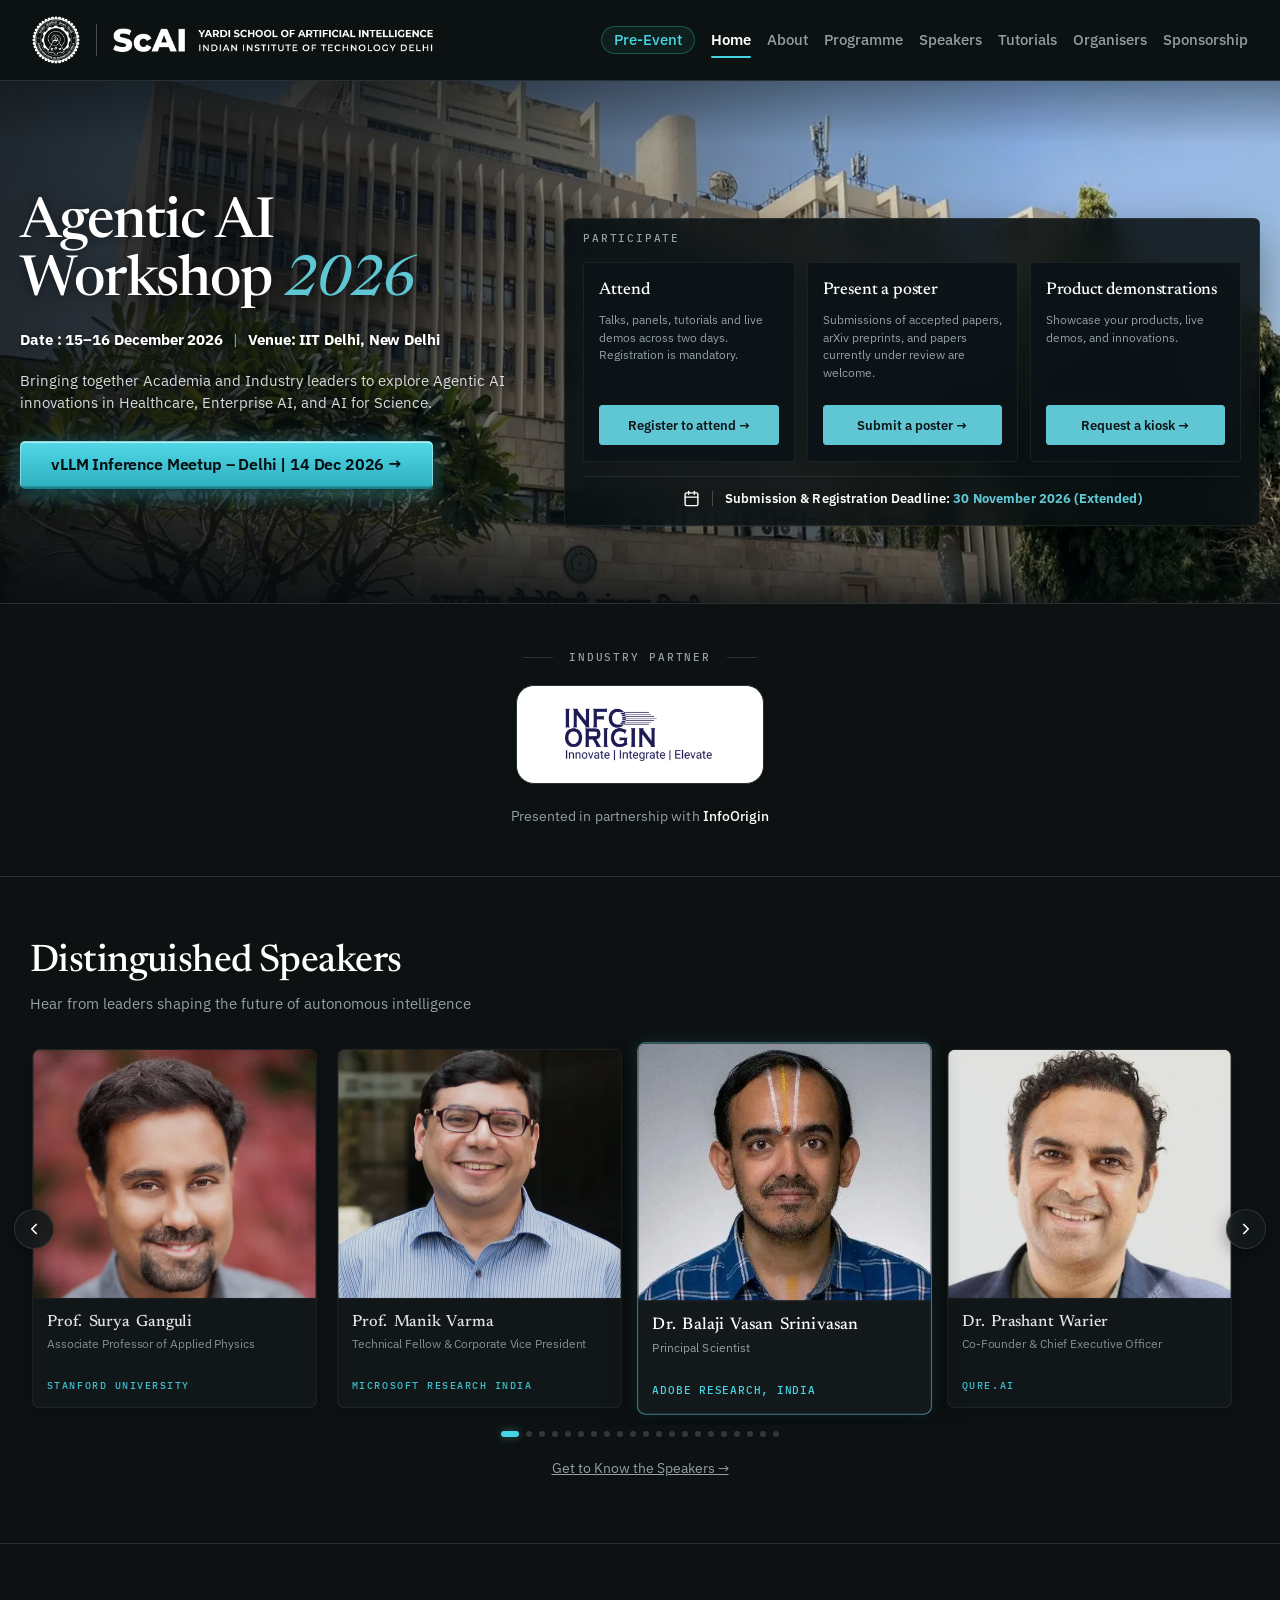
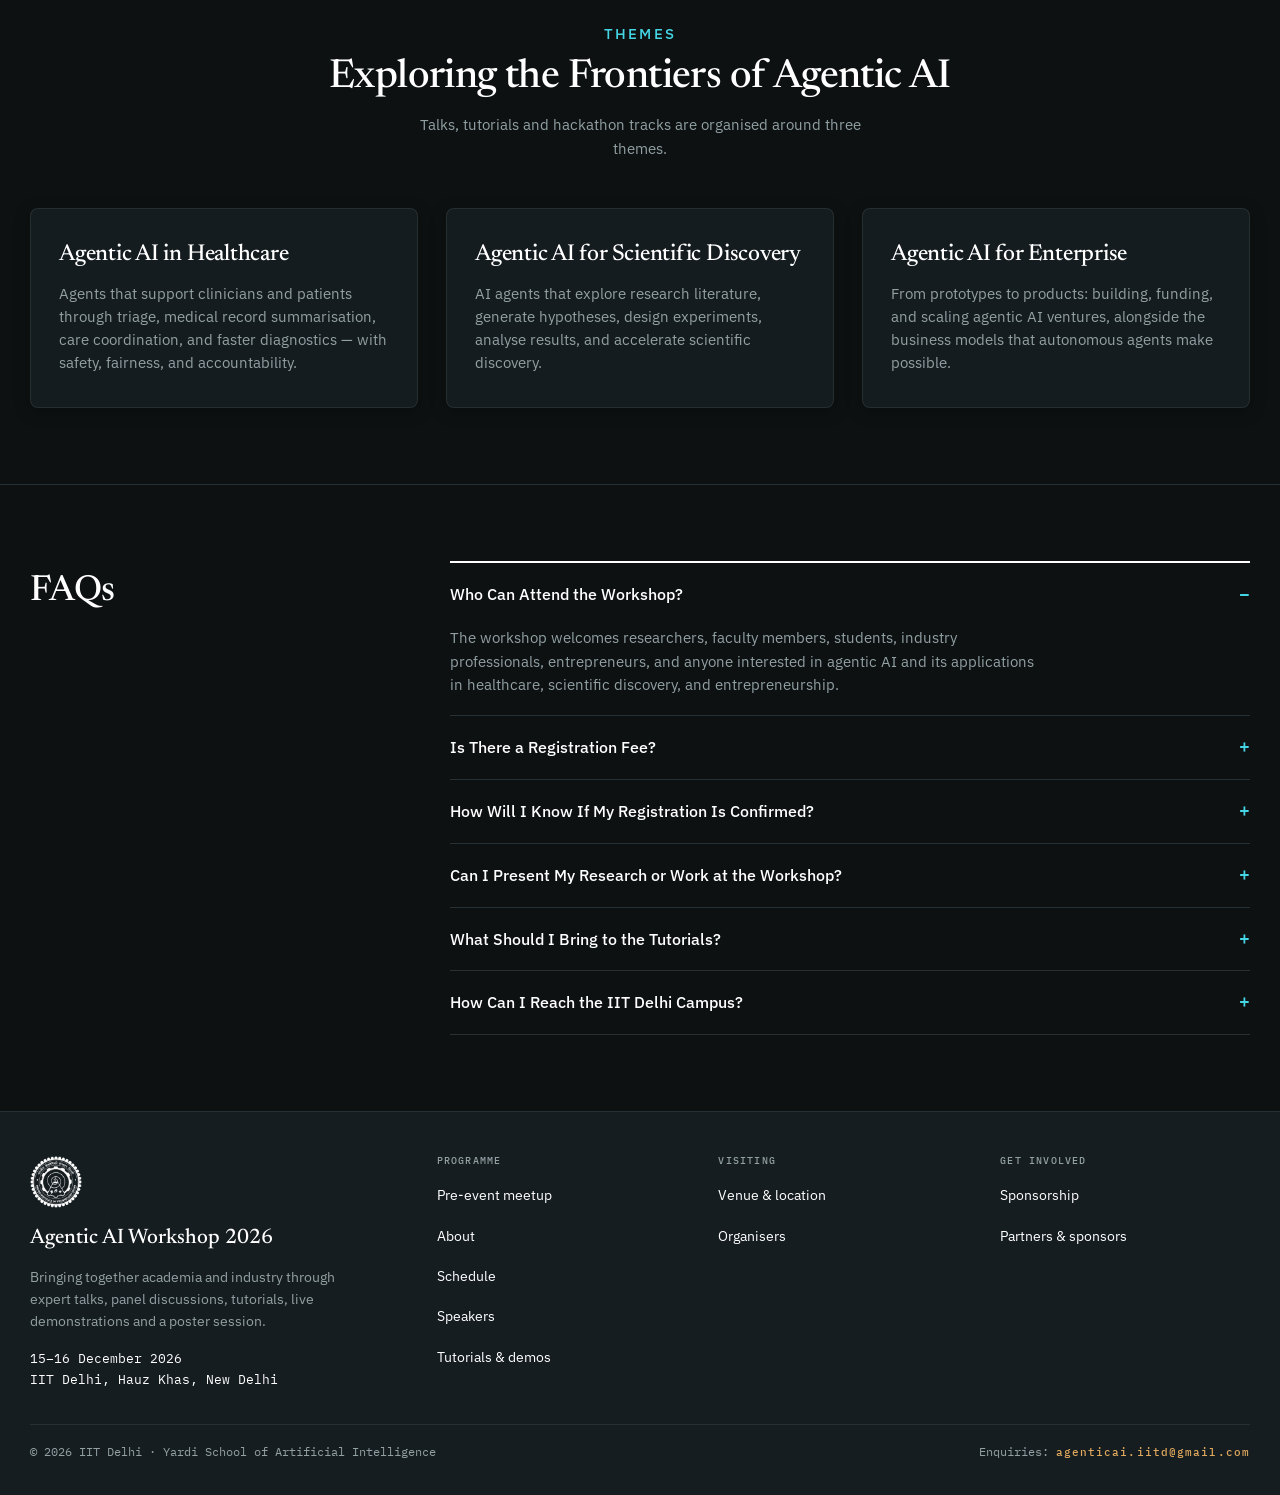
<file: static/index.html>
<!doctype html>
<html lang="en" data-theme="dark">

<head>
  <meta charset="utf-8">
  <meta name="viewport" content="width=device-width, initial-scale=1, viewport-fit=cover">
  <meta name="claude:viewport-fit-sides" content="cover">
  <title>Agentic AI Workshop 2026</title>
  <link rel="preconnect" href="https://fonts.gstatic.com" crossorigin>
  <link rel="stylesheet"
    href="https://fonts.googleapis.com/css2?family=Newsreader:ital,opsz,wght@0,6..72,400;0,6..72,500;0,6..72,600;1,6..72,400&family=IBM+Plex+Mono:wght@400;500&family=IBM+Plex+Sans:wght@400;500;600&display=swap">
  <link rel="stylesheet" href="styles.css?v=14">
  <script>try { localStorage.removeItem("aaiw-theme"); } catch (e) { } document.documentElement.setAttribute("data-theme", "dark");</script>
</head>

<body>

  <header class="site-head">
    <div class="head-in">
      <a class="mark" href="index.html" aria-label="IIT Delhi &middot; ScAI Home">
        <img class="crest crest-red" src="photos/iitd-crest-red.png" alt="IIT Delhi" width="160" height="160">
        <img class="crest crest-white" src="photos/iitd-crest-white.png" alt="IIT Delhi" width="160" height="160">
        <span class="mark-divider" aria-hidden="true"></span>
        <img class="scai-logo" src="photos/scai-logo.png"
          alt="Yardi School of Artificial Intelligence, Indian Institute of Technology Delhi" width="520" height="38">
      </a>
      <div class="nav-group">
        <nav class="nav" id="nav" aria-label="Pages">
          <a href="pre-event.html" class="nav-pre-event">Pre-Event</a>
          <a href="index.html" aria-current="page">Home</a>
          <a href="about.html">About</a>
          <a href="programme.html">Programme</a>
          <a href="speakers.html">Speakers</a>
          <a href="tutorials.html">Tutorials</a>
          <a href="organisers.html">Organisers</a>
          <a href="sponsorship.html">Sponsorship</a>
        </nav>
        <button class="menu-btn" id="menuBtn" type="button" aria-expanded="false" aria-controls="nav"
          aria-label="Toggle navigation menu">
          <span class="menu-icon" aria-hidden="true"><span></span><span></span><span></span></span>
          <span class="menu-btn-text">Menu</span>
        </button>
      </div>
    </div>
  </header>

  <main>
    <section class="hero">
      <div class="hero-bg" aria-hidden="true"></div>
      <div class="wrap hero-grid">
        <div class="hero-copy">
          <h1>Agentic&nbsp;AI<br>Workshop <em>2026</em></h1>
          <p class="hero-meta"><strong>Date : 15&ndash;16 December 2026</strong> <span class="hero-sep">|</span>
            <strong>Venue:
              IIT Delhi, New Delhi</strong>
          </p>
          <p class="hero-desc">Bringing together Academia and Industry leaders to explore Agentic AI innovations in
            Healthcare, Enterprise AI, and AI for Science.</p>
          <div class="hero-actions" id="heroActions">
            <a class="hero-pre-btn" id="heroPreBtn" href="pre-event.html">
              <span class="hero-btn-text">vLLM Inference Meetup &ndash; Delhi | 14 Dec 2026 &rarr;</span>
            </a>
          </div>
        </div>
        <div class="hero-panel">
          <div class="hero-panel-head">
            <p class="hero-eyebrow">PARTICIPATE</p>
            <h2></h2>
          </div>
          <div class="hero-cards">
            <div class="hero-card">
              <h3>Attend</h3>
              <p>Talks, panels, tutorials and live demos across two days. Registration is mandatory.
              </p>
              <a class="hero-card-btn" href="https://forms.gle/HHtuspnAUSAGpwxS9" target="_blank"
                rel="noopener noreferrer">Register to attend &rarr;</a>
            </div>
            <div class="hero-card">
              <h3>Present a poster</h3>
              <p>Submissions of accepted papers, arXiv preprints, and papers currently under review are welcome.
              </p>
              <a class="hero-card-btn" href="https://forms.gle/W6U7YbLqxAHPparc8" target="_blank"
                rel="noopener noreferrer">Submit a poster &rarr;</a>
            </div>
            <div class="hero-card">
              <h3>Product demonstrations</h3>
              <p>Showcase your products, live demos, and innovations.</p>
              <a class="hero-card-btn"
                href="https://docs.google.com/forms/d/e/1FAIpQLSdDqV8i-qfMsqOBsiGxVJg1NM8yC5mrfDnqKC4Sth73me_tkg/viewform?usp=publish-editor"
                target="_blank" rel="noopener noreferrer">Request
                a kiosk &rarr;</a>
            </div>
          </div>
          <div class="hero-deadline">
            <svg class="hero-deadline-icon" width="18" height="18" viewBox="0 0 24 24" fill="none" stroke="currentColor"
              stroke-width="2" stroke-linecap="round" stroke-linejoin="round" aria-hidden="true">
              <rect x="3" y="4" width="18" height="18" rx="2" ry="2"></rect>
              <line x1="16" y1="2" x2="16" y2="6"></line>
              <line x1="8" y1="2" x2="8" y2="6"></line>
              <line x1="3" y1="10" x2="21" y2="10"></line>
            </svg>
            <span class="hero-deadline-sep" aria-hidden="true"></span>
            <span class="hero-deadline-text">Submission &amp; Registration Deadline: <strong
                class="hero-deadline-date">30 November 2026 (Extended)</strong></span>
          </div>
        </div>
      </div>
      <!-- <p class="hero-credit">IIT Delhi, Hauz Khas</p> -->
    </section>



    <section class="band sponsor-strip" id="sponsors">
      <div class="wrap sponsor-strip-in">
        <p class="sponsor-eyebrow"><i></i>Industry Partner<i></i></p>
        <div class="sponsor-card"><img class="sponsor-logo" src="photos/infoorigin-logo.png?v=2" alt="InfoOrigin"
            width="1024" height="365" loading="lazy"></div>
        <p class="sponsor-note">Presented in partnership with <b>InfoOrigin</b></p>
      </div>
    </section>

    <section class="band spk-band" id="speakers">
      <div class="wrap">
        <div class="spk-band-head">
          <!-- <p class="eyebrow">Speakers</p> -->
          <h2>Distinguished Speakers</h2>
          <p>Hear from leaders shaping the future of autonomous intelligence</p>
        </div>

        <div class="spk-carousel" id="spkCarousel" aria-roledescription="carousel" aria-label="Distinguished Speakers">
          <button class="spk-arrow spk-arrow-prev" id="spkPrev" type="button" aria-label="Previous speaker">
            <svg viewBox="0 0 24 24" fill="none" stroke="currentColor" stroke-width="2.2" stroke-linecap="round"
              stroke-linejoin="round" aria-hidden="true">
              <polyline points="15 18 9 12 15 6"></polyline>
            </svg>
          </button>

          <div class="spk-carousel-viewport" id="spkViewport">
            <div class="spk-carousel-track" id="spkTrack">
              <article class="spk-card" data-index="0">
                <div class="spk-card-photo">
                  <img src="photos/ganguli.webp" alt="Prof. Surya Ganguli" width="520" height="520" loading="lazy">
                </div>
                <div class="spk-card-info">
                  <h3 class="spk-card-name">Prof. Surya Ganguli</h3>
                  <p class="spk-card-role">Associate Professor of Applied Physics</p>
                  <p class="spk-card-org">Stanford University</p>
                </div>
              </article>
              <article class="spk-card" data-index="1">
                <div class="spk-card-photo">
                  <img src="photos/manik.webp" alt="Prof. Manik Varma" width="520" height="520" loading="lazy">
                </div>
                <div class="spk-card-info">
                  <h3 class="spk-card-name">Prof. Manik Varma</h3>
                  <p class="spk-card-role">Technical Fellow & Corporate Vice President</p>
                  <p class="spk-card-org">Microsoft Research India</p>
                </div>
              </article>
              <article class="spk-card" data-index="2">
                <div class="spk-card-photo">
                  <img src="photos/balaji.webp" alt="Dr. Balaji Vasan Srinivasan" width="520" height="520"
                    loading="lazy">
                </div>
                <div class="spk-card-info">
                  <h3 class="spk-card-name">Dr. Balaji Vasan Srinivasan</h3>
                  <p class="spk-card-role">Principal Scientist</p>
                  <p class="spk-card-org">Adobe Research, India</p>
                </div>
              </article>
              <article class="spk-card" data-index="3">
                <div class="spk-card-photo">
                  <img src="photos/prashant.webp" alt="Dr. Prashant Warier" width="520" height="520" loading="lazy">
                </div>
                <div class="spk-card-info">
                  <h3 class="spk-card-name">Dr. Prashant Warier</h3>
                  <p class="spk-card-role">Co-Founder & Chief Executive Officer</p>
                  <p class="spk-card-org">Qure.ai</p>
                </div>
              </article>
              <article class="spk-card" data-index="4">
                <div class="spk-card-photo">
                  <img src="photos/patra.webp" alt="Dr. Arijit Patra" width="520" height="520" loading="lazy">
                </div>
                <div class="spk-card-info">
                  <h3 class="spk-card-name">Dr. Arijit Patra</h3>
                  <p class="spk-card-role">Senior Principal Scientist</p>
                  <p class="spk-card-org">UCB Pharma</p>
                </div>
              </article>
              <article class="spk-card" data-index="5">
                <div class="spk-card-photo">
                  <img src="photos/nitish.webp" alt="Dr. Nitish Naik" width="520" height="520" loading="lazy">
                </div>
                <div class="spk-card-info">
                  <h3 class="spk-card-name">Prof. Nitish Naik</h3>
                  <p class="spk-card-role">Professor of Cardiology</p>
                  <p class="spk-card-org">AIIMS, New Delhi</p>
                </div>
              </article>
              <article class="spk-card" data-index="6">
                <div class="spk-card-photo">
                  <img src="photos/kartik.webp" alt="Prof. Karthik Raman" width="520" height="520" loading="lazy">
                </div>
                <div class="spk-card-info">
                  <h3 class="spk-card-name">Prof. Karthik Raman</h3>
                  <p class="spk-card-role">Professor, Data Science and AI, and Biotechnology</p>
                  <p class="spk-card-org">IIT Madras</p>
                </div>
              </article>
              <article class="spk-card" data-index="7">
                <div class="spk-card-photo">
                  <img src="photos/raghu.webp" alt="Prof. Raghunathan Rengaswamy" width="520" height="520"
                    loading="lazy">
                </div>
                <div class="spk-card-info">
                  <h3 class="spk-card-name">Prof. Raghunathan Rengaswamy</h3>
                  <p class="spk-card-role">Professor, Data Science and AI, and Chemical Engineering</p>
                  <p class="spk-card-org">IIT Madras</p>
                </div>
              </article>
              <article class="spk-card" data-index="8">
                <div class="spk-card-photo">
                  <img src="photos/ashutosh.webp" alt="Prof. Ashutosh Modi" width="520" height="520" loading="lazy">
                </div>
                <div class="spk-card-info">
                  <h3 class="spk-card-name">Prof. Ashutosh Modi</h3>
                  <p class="spk-card-role">Associate Professor, Computer Science and Engineering</p>
                  <p class="spk-card-org">IIT Kanpur</p>
                </div>
              </article>
              <article class="spk-card" data-index="9">
                <div class="spk-card-photo">
                  <img src="photos/aparna.webp" alt="Aparna Taneja" width="520" height="520" loading="lazy">
                </div>
                <div class="spk-card-info">
                  <h3 class="spk-card-name">Dr. Aparna Taneja</h3>
                  <p class="spk-card-role">Senior Research Scientist</p>
                  <p class="spk-card-org">Google DeepMind</p>
                </div>
              </article>
              <article class="spk-card" data-index="10">
                <div class="spk-card-photo">
                  <img src="photos/dinesh.webp" alt="Dinesh Raghu" width="520" height="520" loading="lazy">
                </div>
                <div class="spk-card-info">
                  <h3 class="spk-card-name">Dr. Dinesh Raghu</h3>
                  <p class="spk-card-role">Senior Researcher</p>
                  <p class="spk-card-org">IBM Research</p>
                </div>
              </article>
              <article class="spk-card" data-index="11">
                <div class="spk-card-photo">
                  <img src="photos/nitendra.webp" alt="Nitendra Rajput" width="520" height="520" loading="lazy">
                </div>
                <div class="spk-card-info">
                  <h3 class="spk-card-name">Dr. Nitendra Rajput</h3>
                  <p class="spk-card-role">Senior Vice President & Head</p>
                  <p class="spk-card-org">Mastercard AI Garage</p>
                </div>
              </article>
              <article class="spk-card" data-index="12">
                <div class="spk-card-photo">
                  <img src="photos/vaibhav.webp" alt="Vaibhav Ranjan" width="520" height="520" loading="lazy">
                </div>
                <div class="spk-card-info">
                  <h3 class="spk-card-name">Dr. Vaibhav Rajan</h3>
                  <p class="spk-card-role">Senior Research Scientist</p>
                  <p class="spk-card-org">Google DeepMind</p>
                </div>
              </article>
              <article class="spk-card" data-index="13">
                <div class="spk-card-photo">
                  <img src="photos/srikanth.webp" alt="Mr. Srikanth Ramakrishnan" width="520" height="520"
                    loading="lazy">
                </div>
                <div class="spk-card-info">
                  <h3 class="spk-card-name">Mr. Srikanth Ramakrishnan</h3>
                  <p class="spk-card-role">Head, Commercial Data Science &amp; AI</p>
                  <p class="spk-card-org">Johnson &amp; Johnson Innovative Medicine</p>
                </div>
              </article>
              <article class="spk-card" data-index="14">
                <div class="spk-card-photo">
                  <img src="photos/rahul.webp" alt="Dr. Rahul Mishra" width="520" height="520" loading="lazy">
                </div>
                <div class="spk-card-info">
                  <h3 class="spk-card-name">Dr. Rahul Mishra</h3>
                  <p class="spk-card-role">Head of the Data and Security Lab</p>
                  <p class="spk-card-org">Fujitsu Research India</p>
                </div>
              </article>
              <article class="spk-card" data-index="15">
                <div class="spk-card-photo">
                  <img src="photos/alpan.webp" alt="Dr. Alpan Raval" width="520" height="520" loading="lazy">
                </div>
                <div class="spk-card-info">
                  <h3 class="spk-card-name">Dr. Alpan Raval</h3>
                  <p class="spk-card-role">Chief Scientist, AI/ML</p>
                  <p class="spk-card-org">Wadhwani AI</p>
                </div>
              </article>
              <article class="spk-card" data-index="16">
                <div class="spk-card-photo">
                  <img src="photos/ayush.webp" alt="Ayush Maheshwari" width="520" height="520" loading="lazy">
                </div>
                <div class="spk-card-info">
                  <h3 class="spk-card-name">Dr. Ayush Maheshwari</h3>
                  <p class="spk-card-role">Senior Solutions Architect</p>
                  <p class="spk-card-org">NVIDIA</p>
                </div>
              </article>
              <article class="spk-card" data-index="17">
                <div class="spk-card-photo">
                  <img class="spk-photo-low" src="photos/gaurav.webp" alt="Mr. Gaurav Tripathi" width="520" height="520" loading="lazy">
                </div>
                <div class="spk-card-info">
                  <h3 class="spk-card-name">Mr. Gaurav Tripathi</h3>
                  <p class="spk-card-role">Co-Founder &amp; Chief Technology Officer</p>
                  <p class="spk-card-org">Partex.AI</p>
                </div>
              </article>
              <article class="spk-card" data-index="18">
                <div class="spk-card-photo">
                  <img src="photos/anoop.webp" alt="Prof. N. M. Anoop Krishnan" width="520" height="520" loading="lazy">
                </div>
                <div class="spk-card-info">
                  <h3 class="spk-card-name">Prof. N. M. Anoop Krishnan</h3>
                  <p class="spk-card-role">Associate Professor, Civil Engineering &amp; Joint Faculty, ScAI</p>
                  <p class="spk-card-org">IIT Delhi</p>
                </div>
              </article>
              <article class="spk-card" data-index="19">
                <div class="spk-card-photo">
                  <img src="photos/santanu.webp" alt="Prof. Santanu Chaudhury" width="520" height="520" loading="lazy">
                </div>
                <div class="spk-card-info">
                  <h3 class="spk-card-name">Prof. Santanu Chaudhury</h3>
                  <p class="spk-card-role">Honorary Professor, Department of Electrical Engineering</p>
                  <p class="spk-card-org">IIT Delhi</p>
                </div>
              </article>
              <article class="spk-card" data-index="20">
                <div class="spk-card-photo">
                  <img src="photos/tanmoy.webp" alt="Prof. Tanmoy Chakraborty" width="520" height="520" loading="lazy">
                </div>
                <div class="spk-card-info">
                  <h3 class="spk-card-name">Prof. Tanmoy Chakraborty</h3>
                  <p class="spk-card-role">Professor, Electrical Engineering &amp; Joint Faculty, ScAI</p>
                  <p class="spk-card-org">IIT Delhi</p>
                </div>
              </article>
              <article class="spk-card" data-index="21">
                <div class="spk-card-photo">
                  <img src="photos/tarak.webp" alt="Prof. Tarak Karmakar" width="520" height="520" loading="lazy">
                </div>
                <div class="spk-card-info">
                  <h3 class="spk-card-name">Prof. Tarak Karmakar</h3>
                  <p class="spk-card-role">Associate Professor, Chemistry &amp; Associate Faculty, ScAI</p>
                  <p class="spk-card-org">IIT Delhi</p>
                </div>
              </article>
              <!-- <article class="spk-card" data-index="22">
                <div class="spk-card-photo">
                  <img src="photos/sandeep.webp" alt="Prof. Sandeep Kumar" width="520" height="520" loading="lazy">
                </div>
                <div class="spk-card-info">
                  <h3 class="spk-card-name">Prof. Sandeep Kumar</h3>
                  <p class="spk-card-role">Associate Professor, Electrical Engineering &amp; Joint Faculty, ScAI</p>
                  <p class="spk-card-org">IIT Delhi</p>
                </div>
              </article> -->
              <article class="spk-card" data-index="23">
                <div class="spk-card-photo">
                  <img src="photos/souvik.webp" alt="Prof. Souvik Chakraborty" width="520" height="520" loading="lazy">
                </div>
                <div class="spk-card-info">
                  <h3 class="spk-card-name">Prof. Souvik Chakraborty</h3>
                  <p class="spk-card-role">Associate Professor, Applied Mechanics &amp; Joint Faculty, ScAI</p>
                  <p class="spk-card-org">IIT Delhi</p>
                </div>
              </article>
              <article class="spk-card" data-index="24">
                <div class="spk-card-photo">
                  <img src="photos/haribhaskar.webp" alt="Dr. Hari Bhaskar" width="520" height="520" loading="lazy">
                </div>
                <div class="spk-card-info">
                  <h3 class="spk-card-name">Dr. Hari Bhaskar</h3>
                  <p class="spk-card-role">Engineering Lead</p>
                  <p class="spk-card-org">Google</p>
                </div>
              </article>
            </div>
          </div>

          <button class="spk-arrow spk-arrow-next" id="spkNext" type="button" aria-label="Next speaker">
            <svg viewBox="0 0 24 24" fill="none" stroke="currentColor" stroke-width="2.2" stroke-linecap="round"
              stroke-linejoin="round" aria-hidden="true">
              <polyline points="9 18 15 12 9 6"></polyline>
            </svg>
          </button>
        </div>

        <div class="spk-carousel-nav">
          <div class="spk-dots" id="spkDots" role="tablist" aria-label="Speaker slide indicators"></div>
        </div>

        <p class="note spk-note"><a href="speakers.html"> Get to Know the Speakers &rarr;</a></p>
      </div>
    </section>

    <section class="band themes-band" id="themes">
      <div class="wrap">
        <div class="themes-head">
          <p class="eyebrow">THEMES</p>
          <h2>Exploring the Frontiers of Agentic AI</h2>
          <p>Talks, tutorials and hackathon tracks are organised around three themes.</p>
        </div>
        <div class="themes-grid">
          <article class="theme-card">
            <!-- <span class="theme-num">01</span> -->
            <div class="theme-body">
              <h3>Agentic AI in Healthcare</h3>
              <p>Agents that support clinicians and patients through triage, medical record summarisation, care
                coordination, and faster diagnostics &mdash; with safety, fairness, and accountability.</p>
            </div>
          </article>
          <article class="theme-card">
            <!-- <span class="theme-num">02</span> -->
            <div class="theme-body">
              <h3>Agentic AI for Scientific Discovery</h3>
              <p>AI agents that explore research literature, generate hypotheses, design experiments, analyse results,
                and accelerate scientific discovery.</p>
            </div>
          </article>
          <article class="theme-card">
            <!-- <span class="theme-num">03</span> -->
            <div class="theme-body">
              <h3>Agentic AI for Enterprise</h3>
              <p>From prototypes to products: building, funding, and scaling agentic AI ventures, alongside the business
                models that autonomous agents make possible.</p>
            </div>
          </article>
        </div>
      </div>
    </section>

    <!-- <section class="band alt">
      <div class="wrap band-grid">
        <div class="band-head">
          <p class="eyebrow">Registration</p>
          <h2>Save your seat</h2>
          <p>Free, and it takes about two minutes. Every registration is reviewed by the organising committee.</p>
        </div>
        <div>
          <div class="reg-box">
            <div>
              <h3>Workshop registration</h3>
              <p>Free &middot; limited places &middot; open until seats are filled</p>
            </div>
          </div>
          <p class="note">Submitting the form sends you a copy of your responses straight away; the committee confirms
            your place by e-mail afterwards.</p>
        </div>
      </div>
    </section> -->

    <section class="band" id="faq">
      <div class="wrap band-grid">
        <div class="band-head">
          <h2>FAQs</h2>
        </div>
        <div>
          <div class="faq">
            <details open>
              <summary>Who Can Attend the Workshop?</summary>
              <p>The workshop welcomes researchers, faculty members, students, industry professionals, entrepreneurs,
                and anyone interested in agentic AI and its applications in healthcare, scientific discovery, and
                entrepreneurship.</p>
            </details>
            <details>
              <summary>Is There a Registration Fee?</summary>
              <p>No, participation in the workshop is free of charge. However, registration is required, and attendance
                is subject to confirmation by the organising committee.</p>
            </details>
            <details>
              <summary>How Will I Know If My Registration Is Confirmed?</summary>
              <p>You will receive an acknowledgement after submitting the registration form. Further details regarding
                your registration status and participation will be communicated by the organising committee.</p>
            </details>
            <details>
              <summary>Can I Present My Research or Work at the Workshop?</summary>
              <p>Yes. Participants are welcome to submit their relevant research and project work for consideration.
                Accepted papers, arXiv preprints, and papers currently under review are welcome. Presentation
                opportunities and submission guidelines will be communicated through the official workshop channels.</p>
            </details>
            <details>
              <summary>What Should I Bring to the Tutorials?</summary>
              <p>Please bring your laptop and ensure that it is fully charged. Any additional software, tools, datasets,
                or setup instructions will be shared by the tutorial organisers, if required.</p>
            </details>
            <details>
              <summary>How Can I Reach the IIT Delhi Campus?</summary>
              <p>The workshop will take place at IIT Delhi, Hauz Khas, New Delhi. Participants can reach the campus by
                metro, taxi, or other local transport. Detailed venue and entry instructions will be shared with
                registered participants before the event.</p>
            </details>
          </div>
        </div>
      </div>
    </section>
  </main>

  <footer class="foot">
    <div class="wrap">
      <div class="foot-grid">
        <div>
          <img class="crest crest-red foot-crest" src="photos/iitd-crest-red.png"
            alt="Indian Institute of Technology Delhi" width="160" height="160">
          <img class="crest crest-white foot-crest" src="photos/iitd-crest-white.png"
            alt="Indian Institute of Technology Delhi" width="160" height="160">
          <div class="brand">Agentic AI Workshop 2026</div>
          <p>Bringing together academia and industry through expert talks, panel discussions, tutorials, live
            demonstrations and a poster session.</p>
          <p class="mono" style="margin-top:16px;font-size:13px">15&ndash;16 December 2026<br>IIT Delhi, Hauz Khas, New
            Delhi</p>
        </div>
        <div>
          <h4>Programme</h4>
          <ul>
            <li><a href="pre-event.html">Pre-event meetup</a></li>
            <li><a href="about.html">About</a></li>
            <li><a href="programme.html">Schedule</a></li>
            <li><a href="speakers.html">Speakers</a></li>
            <li><a href="tutorials.html">Tutorials &amp; demos</a></li>
          </ul>
        </div>
        <div>
          <h4>Visiting</h4>
          <ul>
            <li><a href="about.html#venue">Venue &amp; location</a></li>
            <li><a href="organisers.html">Organisers</a></li>
          </ul>
        </div>
        <div>
          <h4>Get involved</h4>
          <ul>
            <li><a href="sponsorship.html">Sponsorship</a></li>
            <li><a href="partners.html">Partners &amp; sponsors</a></li>
          </ul>
        </div>
      </div>
      <div class="colophon">
        <span>&copy; 2026 IIT Delhi &middot; Yardi School of Artificial Intelligence</span>
        <span>Enquiries: <span class="tba" data-contact>agenticai.iitd@gmail.com</span></span>
      </div>
    </div>
  </footer>
  <script src="config.js"></script>
  <script src="site.js?v=8"></script>
</body>

</html>
</file>
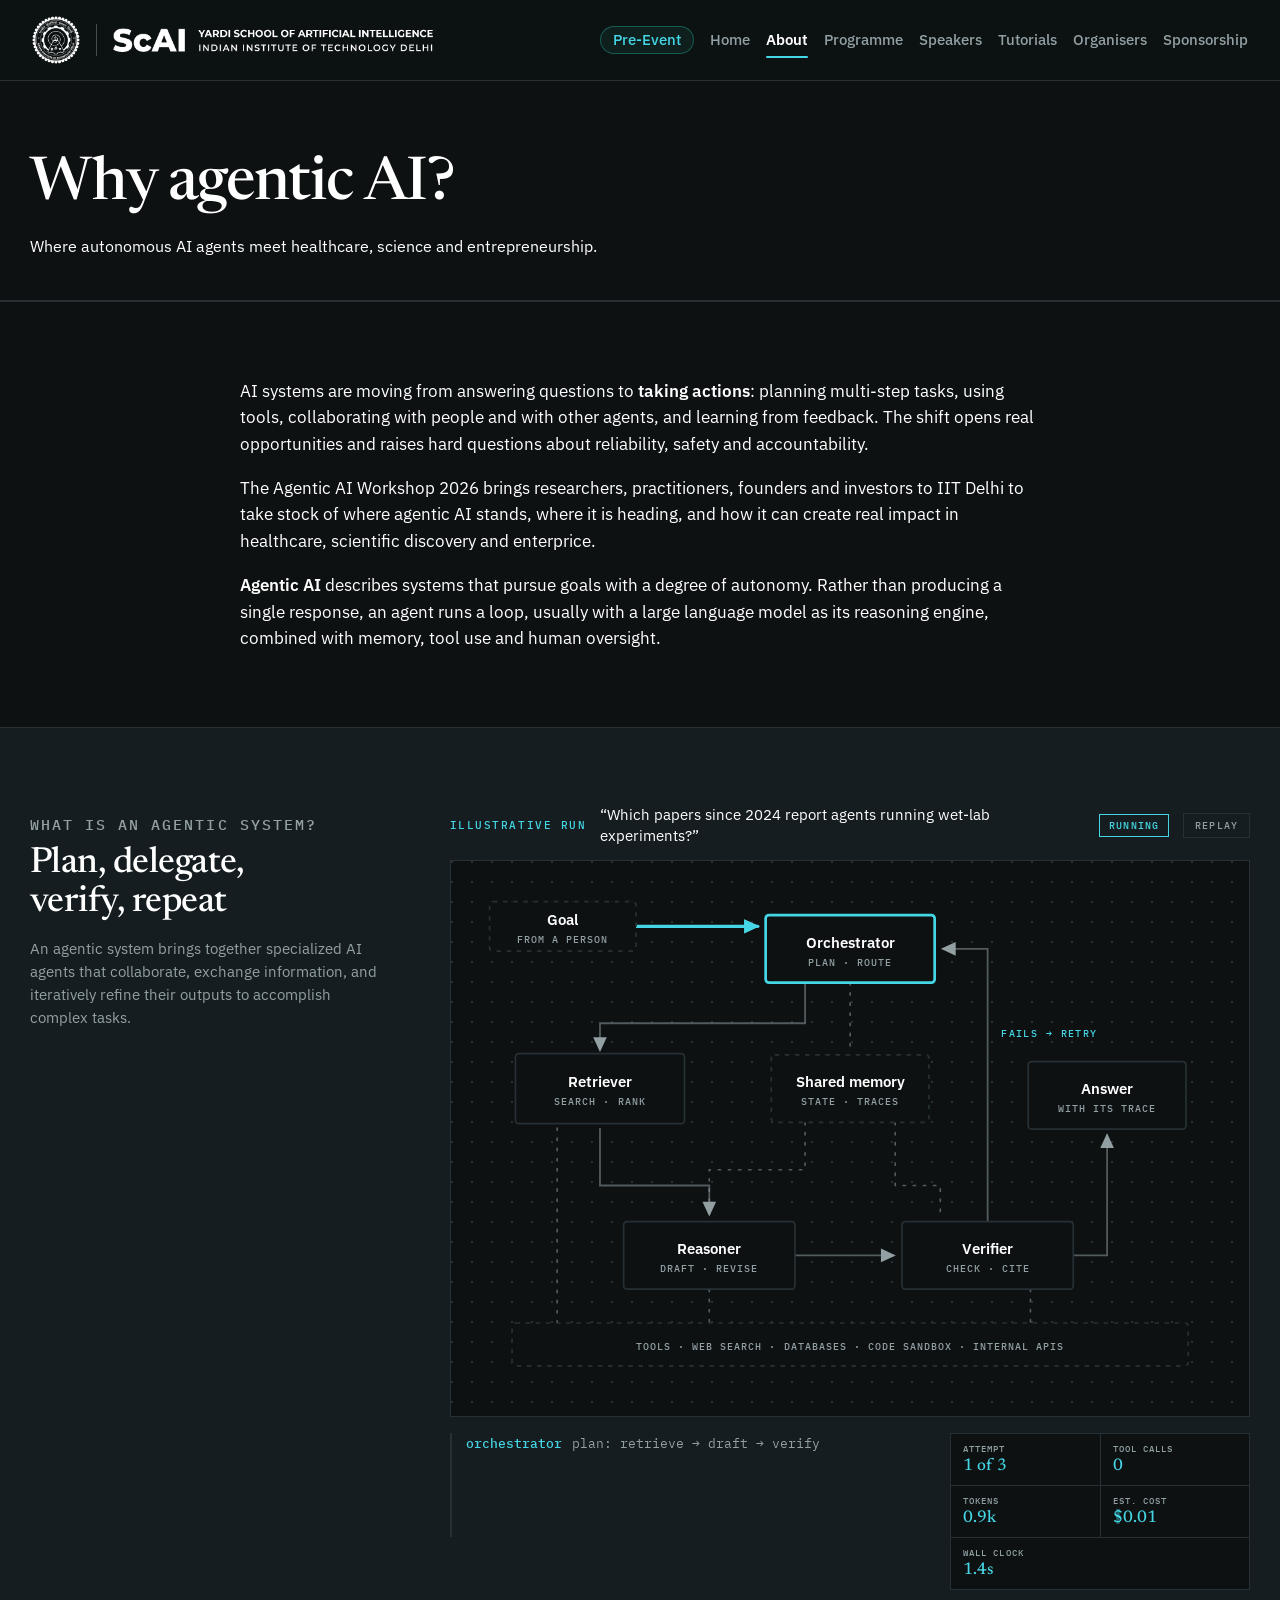
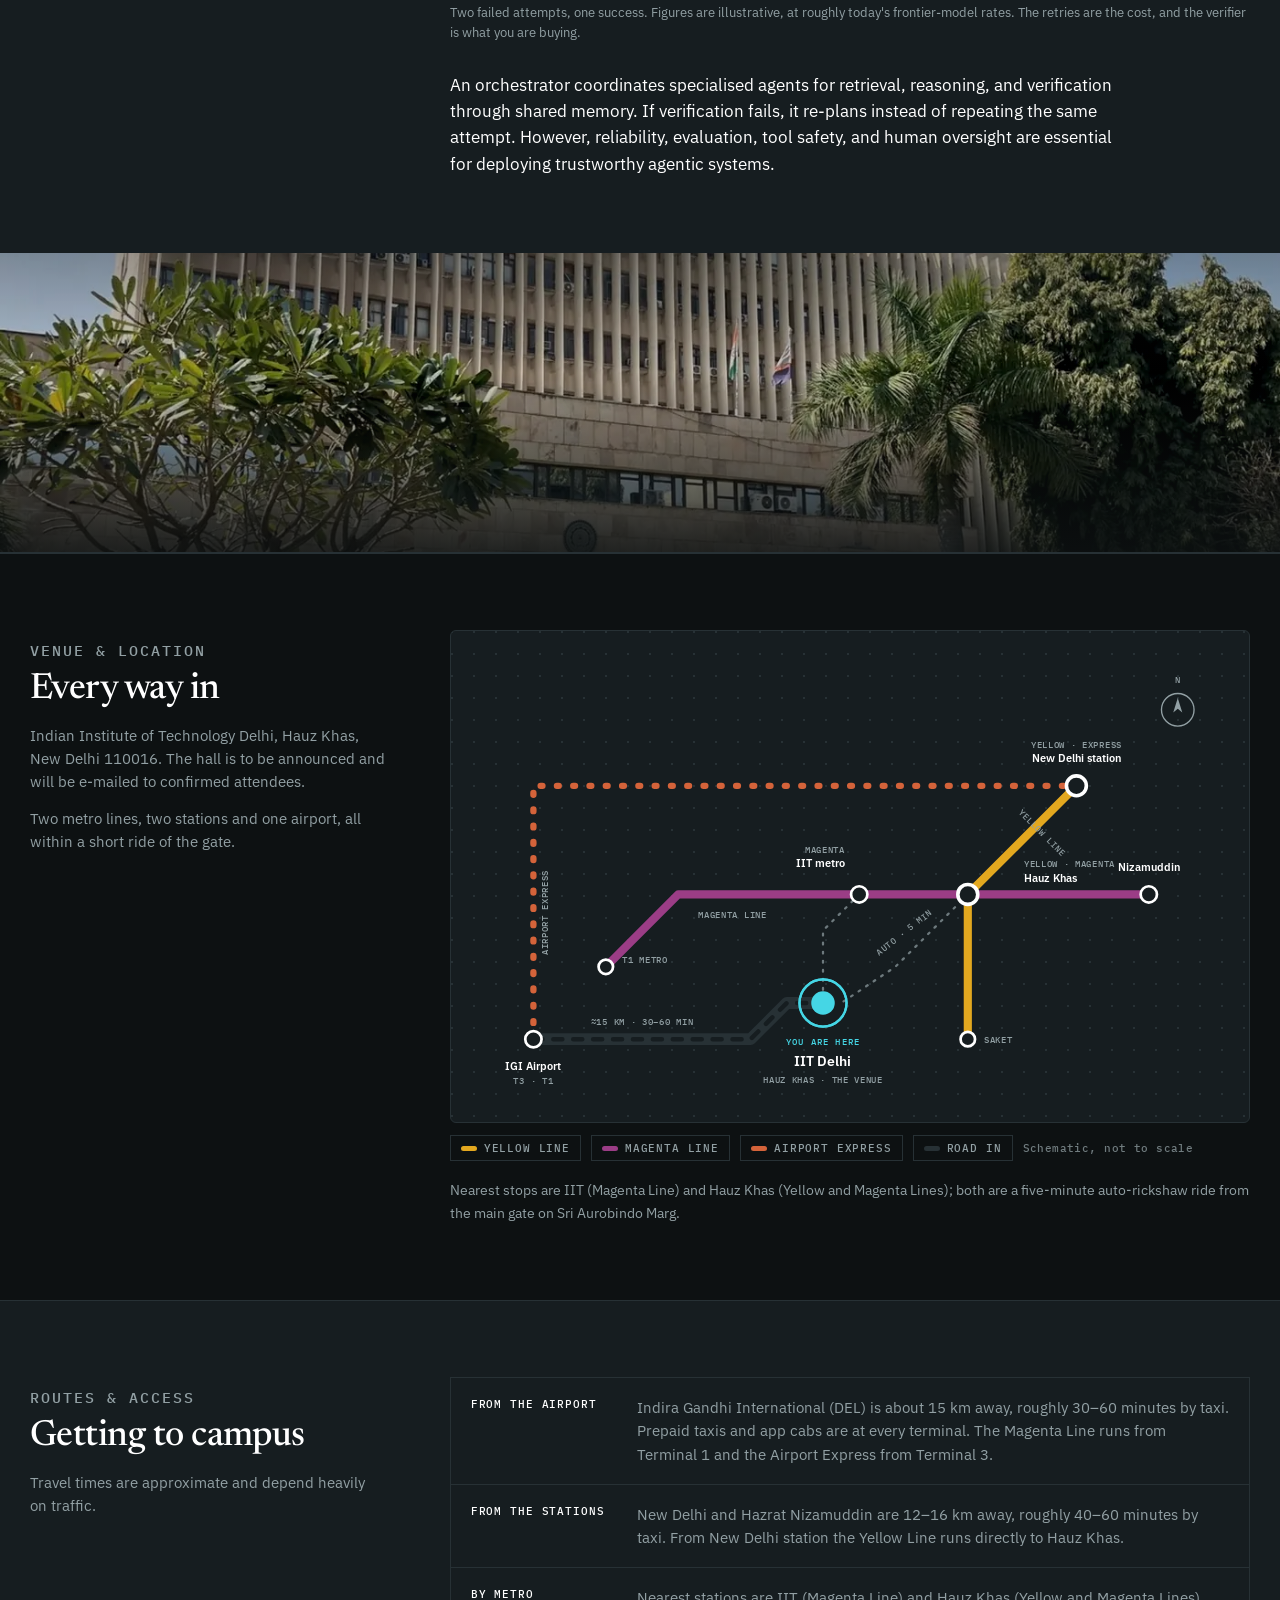
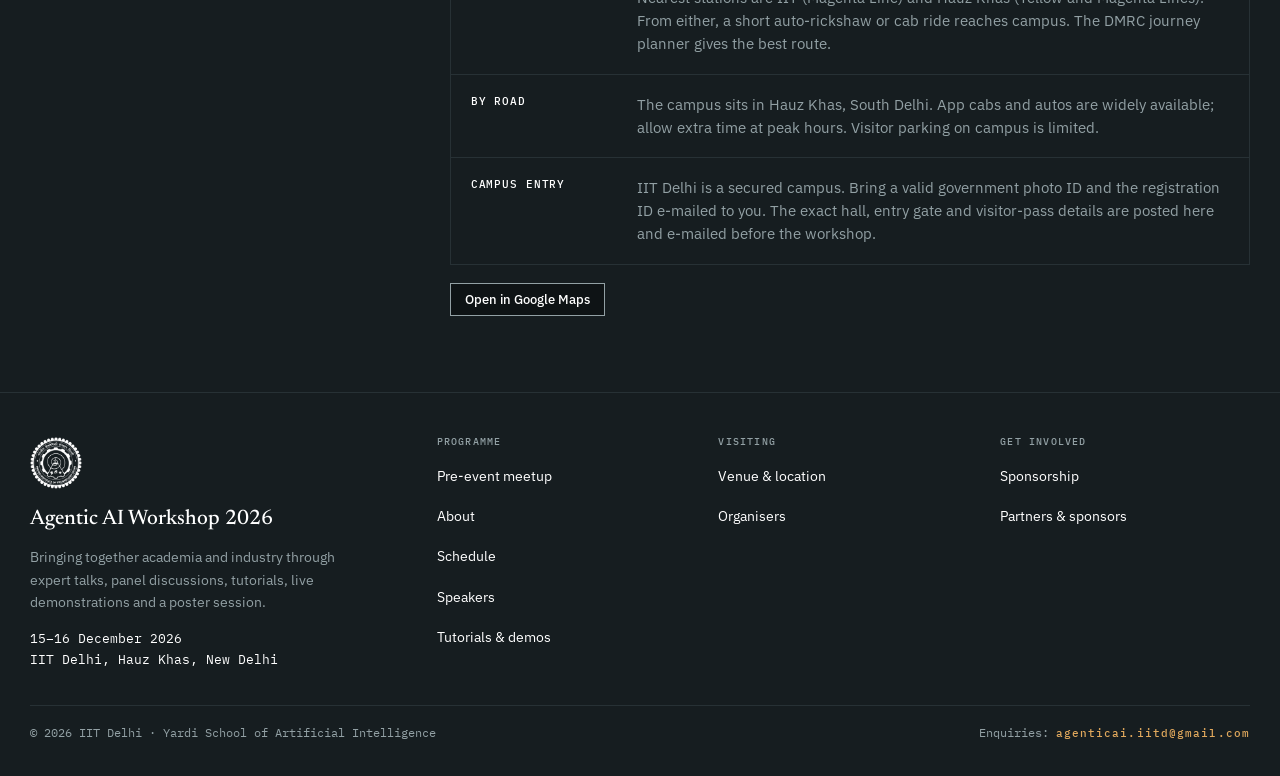
<file: static/about.html>
<!doctype html>
<html lang="en" data-theme="dark">

<head>
  <meta charset="utf-8">
  <meta name="viewport" content="width=device-width, initial-scale=1, viewport-fit=cover">
  <title>About the Workshop &middot; Agentic AI Workshop 2026</title>
  <link rel="preconnect" href="https://fonts.gstatic.com" crossorigin>
  <link rel="stylesheet"
    href="https://fonts.googleapis.com/css2?family=Newsreader:ital,opsz,wght@0,6..72,400;0,6..72,500;0,6..72,600;1,6..72,400&family=IBM+Plex+Mono:wght@400;500&family=IBM+Plex+Sans:wght@400;500;600&display=swap">
  <link rel="stylesheet" href="styles.css?v=13">
  <script>try { localStorage.removeItem("aaiw-theme"); } catch (e) { } document.documentElement.setAttribute("data-theme", "dark");</script>
</head>

<body>

  <header class="site-head">
    <div class="head-in">
      <a class="mark" href="index.html" aria-label="IIT Delhi &middot; ScAI Home">
        <img class="crest crest-red" src="photos/iitd-crest-red.png" alt="IIT Delhi" width="160" height="160">
        <img class="crest crest-white" src="photos/iitd-crest-white.png" alt="IIT Delhi" width="160" height="160">
        <span class="mark-divider" aria-hidden="true"></span>
        <img class="scai-logo" src="photos/scai-logo.png"
          alt="Yardi School of Artificial Intelligence, Indian Institute of Technology Delhi" width="520" height="38">
      </a>
      <div class="nav-group">
                        <nav class="nav" id="nav" aria-label="Pages">
          <a href="pre-event.html" class="nav-pre-event">Pre-Event</a>
          <a href="index.html">Home</a>
          <a href="about.html" aria-current="page">About</a>
          <a href="programme.html">Programme</a>
          <a href="speakers.html">Speakers</a>
          <a href="tutorials.html">Tutorials</a>
          <a href="organisers.html">Organisers</a>
          <a href="sponsorship.html">Sponsorship</a>
        </nav>
        <button class="menu-btn" id="menuBtn" type="button" aria-expanded="false" aria-controls="nav"
          aria-label="Toggle navigation menu">
          <span class="menu-icon" aria-hidden="true"><span></span><span></span><span></span></span>
          <span class="menu-btn-text">Menu</span>
        </button>
      </div>
    </div>
  </header>

  <main>
    <section class="page-head">
      <div class="wrap">
        <!-- <p class="crumb"><a href="index.html">Home</a> &rarr; About</p> -->
        <!-- <p class="eyebrow" style="margin-top:16px">About the workshop</p> -->
        <h1>Why agentic AI?</h1>
        <p class="lede">Where autonomous AI agents meet healthcare, science and entrepreneurship.</p>
      </div>
    </section>

    <section class="band" id="why">
      <div class="wrap band-grid">
        <div class="band-head">
          <!-- <p class="eyebrow">Why this workshop</p>
          <h2>From answering to acting</h2>
          <p>The shift that makes this the right moment.</p> -->
        </div>
        <div>
          <div class="prose">
            <p>AI systems are moving from answering questions to <strong>taking actions</strong>: planning multi-step
              tasks, using tools, collaborating with people and with other agents, and learning from feedback. The shift
              opens real opportunities and raises hard questions about reliability, safety and accountability.</p>
            <p>The Agentic AI Workshop 2026 brings researchers, practitioners, founders and investors to IIT Delhi to
              take stock of where agentic AI stands, where it is heading, and how it can create real impact in
              healthcare, scientific discovery and enterprice.</p>
            <p><strong>Agentic AI</strong> describes systems that pursue goals with a degree of autonomy. Rather than
              producing a single response, an agent runs a loop, usually with a large language model as its reasoning
              engine, combined with memory, tool use and human oversight.</p>
            <!-- <ol class="loop">
              <li>
                <div class="n">01</div>
                <h4>Perceive</h4>
                <p>Takes in the goal and its surroundings: requests, documents, sensor data, tool output.</p>
              </li>
              <li>
                <div class="n">02</div>
                <h4>Reason</h4>
                <p>Works out what the goal requires and what it still needs to know.</p>
              </li>
              <li>
                <div class="n">03</div>
                <h4>Plan</h4>
                <p>Breaks the goal into a sequence of steps it can carry out.</p>
              </li>
              <li>
                <div class="n">04</div>
                <h4>Act</h4>
                <p>Calls tools and APIs, writes to systems, or delegates to other agents.</p>
              </li>
              <li>
                <div class="n">05</div>
                <h4>Reflect</h4>
                <p>Checks the outcome against the goal and revises before trying again.</p>
              </li>
            </ol> -->
          </div>
        </div>
      </div>
    </section>

    <section class="band alt">
      <div class="wrap band-grid">
        <div class="band-head">
          <p class="eyebrow">What is an agentic system?</p>
          <h2>Plan, delegate, verify, repeat</h2>
          <p>An agentic system brings together specialized AI agents that collaborate, exchange information, and
            iteratively refine their outputs to accomplish complex tasks.</p>
        </div>
        <div>
          <div class="demo-bar">
            <span class="eyebrow">Illustrative run</span>
            <q>Which papers since 2024 report agents running wet-lab experiments?</q>
            <span class="run-state passed" id="demoState">passed</span>
            <button class="replay" id="demoReplay" type="button">Replay</button>
          </div>
          <ol class="orch-stack" aria-hidden="true">
            <li id="m-orch"><span class="st-dot"></span><span class="st-text"><b>Orchestrator</b><small>plan &middot;
                  route &middot; retry</small></span></li>
            <li id="m-ret"><span class="st-dot"></span><span class="st-text"><b>Retriever</b><small>search &middot;
                  rank</small></span></li>
            <li id="m-rea"><span class="st-dot"></span><span class="st-text"><b>Reasoner</b><small>decompose &middot;
                  draft</small></span></li>
            <li id="m-ver"><span class="st-dot"></span><span class="st-text"><b>Verifier</b><small>check &middot;
                  cite</small></span></li>
            <li id="m-ans"><span class="st-dot"></span><span class="st-text"><b>Answer</b><small>with its
                  trace</small></span></li>
          </ol>
          <div class="orch-wrap">
            <svg class="orch" viewBox="0 0 680 460" role="img"
              aria-label="A loop: a goal enters the orchestrator, which sends work round retriever, reasoner and verifier. A verifier that passes releases the answer; one that fails sends the work back to the orchestrator for another lap.">
              <defs>
                <marker id="ah" viewBox="0 0 10 10" refX="8.6" refY="5" markerWidth="9" markerHeight="9"
                  orient="auto-start-reverse">
                  <path d="M0.5 0.8 L9.6 5 L0.5 9.2 Z" class="tick" />
                </marker>
                <marker id="ah-on" viewBox="0 0 10 10" refX="8.6" refY="5" markerWidth="5" markerHeight="5"
                  orient="auto-start-reverse">
                  <path d="M0.5 0.8 L9.6 5 L0.5 9.2 Z" class="tick-on" />
                </marker>
                <marker id="ah-warn" viewBox="0 0 10 10" refX="8.6" refY="5" markerWidth="5" markerHeight="5"
                  orient="auto-start-reverse">
                  <path d="M0.5 0.8 L9.6 5 L0.5 9.2 Z" class="tick-warn" />
                </marker>
              </defs>
              <path class="wire dot" d="M340 92 V 154" />
              <path class="wire dot" d="M300 216 V 258 H 215 V 300" />
              <path class="wire dot" d="M380 216 V 272 H 420 V 300" />
              <path class="wire dot" d="M80 221 V 394" />
              <path class="wire dot" d="M215 364 V 394" />
              <path class="wire dot" d="M500 364 V 394" />
              <path class="wire" d="M150 42 H 258" marker-end="url(#ah)" />
              <path class="flow" id="f-goal" d="M150 42 H 258" marker-end="url(#ah-on)" />
              <path class="wire" d="M300 92 V 128 H 118 V 152" marker-end="url(#ah)" />
              <path class="flow" id="f-o2r" d="M300 92 V 128 H 118 V 152" marker-end="url(#ah-on)" />
              <path class="wire" d="M118 221 V 272 H 215 V 298" marker-end="url(#ah)" />
              <path class="flow" id="f-r2rea" d="M118 221 V 272 H 215 V 298" marker-end="url(#ah-on)" />
              <path class="wire" d="M291 334 H 379" marker-end="url(#ah)" />
              <path class="flow" id="f-rea2v" d="M291 334 H 379" marker-end="url(#ah-on)" />
              <path class="wire" d="M538 334 H 568 V 227" marker-end="url(#ah)" />
              <path class="flow" id="f-v2a" d="M538 334 H 568 V 227" marker-end="url(#ah-on)" />
              <path class="wire" d="M462 304 V 62 H 422" marker-end="url(#ah)" />
              <path class="flow warn" id="f-revise" d="M462 304 V 62 H 422" marker-end="url(#ah-warn)" />
              <rect class="box ghost" id="n-goal" x="20" y="20" width="130" height="44" rx="3" />
              <text class="t" x="85" y="41" text-anchor="middle">Goal</text>
              <text class="sub" x="85" y="57" text-anchor="middle">from a person</text>
              <rect class="box" id="n-orch" x="265" y="32" width="150" height="60" rx="3" />
              <text class="t" x="340" y="61" text-anchor="middle">Orchestrator</text>
              <text class="sub" x="340" y="77" text-anchor="middle">plan &#183; route</text>
              <rect class="box ghost" id="n-mem" x="270" y="156" width="140" height="60" rx="3" />
              <text class="t" x="340" y="185" text-anchor="middle">Shared memory</text>
              <text class="sub" x="340" y="201" text-anchor="middle">state &#183; traces</text>
              <rect class="box" id="n-ret" x="43" y="155" width="150" height="62" rx="3" />
              <text class="t" x="118" y="185" text-anchor="middle">Retriever</text>
              <text class="sub" x="118" y="201" text-anchor="middle">search &#183; rank</text>
              <rect class="box" id="n-rea" x="139" y="304" width="152" height="60" rx="3" />
              <text class="t" x="215" y="333" text-anchor="middle">Reasoner</text>
              <text class="sub" x="215" y="349" text-anchor="middle">draft &#183; revise</text>
              <rect class="box" id="n-ver" x="386" y="304" width="152" height="60" rx="3" />
              <text class="t" x="462" y="333" text-anchor="middle">Verifier</text>
              <text class="sub" x="462" y="349" text-anchor="middle">check &#183; cite</text>
              <rect class="box" id="n-ans" x="498" y="162" width="140" height="60" rx="3" />
              <text class="t" x="568" y="191" text-anchor="middle">Answer</text>
              <text class="sub" x="568" y="207" text-anchor="middle">with its trace</text>
              <rect class="box ghost" x="40" y="394" width="600" height="38" rx="3" />
              <text class="sub" x="340" y="418" text-anchor="middle">Tools &#183; web search &#183; databases &#183;
                code sandbox &#183; internal APIs</text>
              <text class="cap" x="474" y="140">fails &#8594; retry</text>
            </svg>
          </div>
          <div class="demo-foot">
            <ol class="demo-log" id="demoLog">
              <li><b>orchestrator</b><span>no source exists, so instruct drop</span></li>
              <li><b>reasoner</b><span>drops the unsupported claim</span></li>
              <li class="good"><b>verifier</b><span>all 19 claims match their source</span></li>
              <li class="good"><b>orchestrator</b><span>returns answer, citations and trace</span></li>
            </ol>
            <div class="demo-stats">
              <div><span class="k">Attempt</span><b id="stAttempt">3 of 3</b></div>
              <div><span class="k">Tool calls</span><b id="stCalls">10</b></div>
              <div><span class="k">Tokens</span><b id="stTokens">48.5k</b></div>
              <div><span class="k">Est. cost</span><b id="stCost">$0.32</b></div>
              <div><span class="k">Wall clock</span><b id="stTime">46.5s</b></div>
            </div>
          </div>
          <p class="demo-note">Two failed attempts, one success. Figures are illustrative, at roughly today's
            frontier-model rates. The retries are the cost, and the verifier is what you are buying.</p>
          <div class="prose" style="margin-top:30px">
            <p>An orchestrator coordinates specialised agents for retrieval, reasoning, and verification through shared
              memory. If verification fails, it re-plans instead of repeating the same attempt. However, reliability,
              evaluation, tool safety, and human oversight are essential for deploying trustworthy agentic systems.</p>
            <!-- <p>The interesting edge is the return path. A verifier that rejects a draft sends it back with reasons, and the orchestrator re-plans rather than re-rolls. That is what separates an agentic pipeline from a long prompt: it can notice it was wrong and spend more compute instead of shipping the first plausible answer.</p> -->
            <!-- <p>It is also where the hard problems live. Every extra hop multiplies the ways a run can drift, tool calls have real consequences, and a trace nobody can audit is not a system anyone should deploy in a hospital or a lab. Reliability, evaluation and human oversight run through the whole programme.</p> -->
            <!-- <p class="note"><a href="#run-trace">Read the full step-by-step trace of this run &darr;</a></p> -->
          </div>
        </div>
      </div>
    </section>

    <!-- <section class="band" id="run-trace">
      <div class="wrap band-grid">
        <div class="band-head">
          <p class="eyebrow">A run, step by step</p>
          <h2>What one task actually costs</h2>
          <p>An illustrative trace of a single question moving through the pipeline.</p>
        </div>
        <div>
          <div class="trace-head">
            <p class="eyebrow">Worked example</p>
            <q>Which papers since 2024 report agents running wet-lab experiments?</q>
          </div>
          <ol class="trace">
            <li><span class="n">01</span><span class="who">orchestrator</span><span class="msg">Splits the question into
                <b>retrieve &rarr; draft &rarr; verify</b>, and sets the rule that every claim carries a
                citation.</span><span class="state run">planned</span></li>
            <li><span class="n">02</span><span class="who">retriever</span><span class="msg">Queries arXiv, PubMed and
                bioRxiv, de-duplicates and ranks what comes back.</span><span class="state ok">38 hits</span></li>
            <li><span class="n">03</span><span class="who">reasoner</span><span class="msg">Drafts a six-paragraph
                summary, each claim tagged to the source it came from.</span><span class="state ok">drafted</span></li>
            <li><span class="n">04</span><span class="who">verifier</span><span class="msg">Re-reads every cited paper
                against the claim made about it. Two claims are not supported by their source.</span><span
                class="state warn">2 failed</span></li>
            <li class="redo"><span class="n">05</span><span class="who">orchestrator</span><span class="msg">Keeps the
                eighteen claims that held. Re-queries only the two that did not, instead of starting again.</span><span
                class="state warn">revise</span></li>
            <li><span class="n">06</span><span class="who">retriever</span><span class="msg">Finds a genuine source for
                one claim. For the other there is nothing to find.</span><span class="state warn">1 of 2</span></li>
            <li><span class="n">07</span><span class="who">reasoner</span><span class="msg">Rewrites one paragraph and
                drops the claim that nothing supports.</span><span class="state ok">redrafted</span></li>
            <li><span class="n">08</span><span class="who">verifier</span><span class="msg">Every remaining claim now
                matches its source.</span><span class="state ok">passed</span></li>
            <li><span class="n">09</span><span class="who">orchestrator</span><span class="msg">Returns the summary, the
                citations, and a note saying what was dropped and why.</span><span class="state ok">done</span></li>
          </ol>
        </div>
      </div>
    </section> -->

    <!-- <section class="band alt">
      <div class="wrap band-grid">
        <div class="band-head">
          <p class="eyebrow">Audience</p>
          <h2>Who is in the room</h2>
          <p>The room is deliberately mixed.</p>
        </div>
        <div>
          <div class="cards">
            <div>
              <h4>Researchers &amp; faculty</h4>
              <p>Share and discover advances in agents, planning and multi-agent systems.</p>
            </div>
            <div>
              <h4>Students</h4>
              <p>Learn hands-on in tutorials, meet mentors, and present a poster.</p>
            </div>
            <div>
              <h4>Industry practitioners</h4>
              <p>See what works in production and connect with research teams.</p>
            </div>
            <div>
              <h4>Startups &amp; founders</h4>
              <p>Showcase your product at the kiosks and meet collaborators.</p>
            </div>
            <div>
              <h4>Investors</h4>
              <p>Spot emerging agentic AI ventures and the talent behind them.</p>
            </div>
          </div>
        </div>
      </div>
    </section>

    <section class="band">
      <div class="wrap band-grid">
        <div class="band-head">
          <p class="eyebrow">Two days</p>
          <h2>Six ways in</h2>
          <p>Six formats across 15 and 16 December.</p>
        </div>
        <div>
          <div class="cards">
            <a href="speakers.html">
              <h4>Invited talks</h4>
              <p>Keynotes and talks from leading academic and industry voices.</p>
            </a>
            <a href="speakers.html#panels">
              <h4>Panel discussions</h4>
              <p>Debates on the opportunities, risks and the road ahead.</p>
            </a>
            <a href="tutorials.html">
              <h4>Tutorials</h4>
              <p>Hands-on sessions on building and evaluating agents.</p>
            </a>
            <a href="tutorials.html#demos">
              <h4>Live demos</h4>
              <p>Agents in action, from research labs and companies.</p>
            </a>
            <a href="partners.html">
              <h4>Industry kiosks</h4>
              <p>Meet companies showcasing agentic technology.</p>
            </a>
          </div>
        </div>
      </div>
    </section> -->

    <!-- ==================== Venue & Location ==================== -->
    <div class="strip" id="venue"><img src="photos/iitd-campus-wide.webp" alt="The main building at IIT Delhi, Hauz Khas"
        width="1400" height="820" loading="lazy"></div>

    <section class="band" id="venue-location">
      <div class="wrap band-grid">
        <div class="band-head">
          <p class="eyebrow">Venue &amp; Location</p>
          <h2>Every way in</h2>
          <p>Indian Institute of Technology Delhi, Hauz Khas, New Delhi 110016. The hall is to be announced and will be e-mailed to confirmed attendees.</p>
          <p style="margin-top:14px">Two metro lines, two stations and one airport, all within a short ride of the gate.</p>
        </div>
        <div>
          <div class="map-wrap">
            <div class="map-scroll-hint" aria-hidden="true"><span>&larr;</span> Swipe map to explore transit routes
              <span>&rarr;</span>
            </div>
            <svg class="map" viewBox="0 0 860 520" role="img"
              aria-label="Transit-style map of routes to IIT Delhi from the airport, the railway stations and the Yellow and Magenta metro lines.">
              <g class="compass" transform="translate(792 76)">
                <circle cx="0" cy="0" r="18" />
                <path d="M0 -13 L5 3 L0 -1 L-5 3 Z" fill="currentColor" stroke="none" style="fill:var(--ink-soft)" />
              </g>
              <text class="compass-n" x="792" y="46" text-anchor="middle">N</text>

              <path class="road" d="M80 440 L320 440 L360 400 L400 400" />
              <path class="road-in" d="M80 440 L320 440 L360 400 L400 400" />
              <path class="line express" d="M80 440 L80 160 L680 160" />
              <path class="line magenta" d="M160 360 L240 280 L760 280" />
              <path class="line yellow" d="M680 160 L560 280 L560 440" />
              <path class="walk" d="M440 280 L400 320 L400 400" />
              <path class="walk" d="M560 280 L480 360 L420 400" />

              <circle class="stop" cx="80" cy="440" r="9" />
              <text class="t" x="80" y="474" text-anchor="middle">IGI Airport</text>
              <text class="t sm" x="80" y="490" text-anchor="middle">T3 &#183; T1</text>

              <circle class="stop" cx="160" cy="360" r="8" />
              <text class="t sm" x="178" y="356">T1 metro</text>

              <circle class="stop-x" cx="680" cy="160" r="11" />
              <text class="t" x="680" y="134" text-anchor="middle">New Delhi station</text>
              <text class="t sm" x="680" y="118" text-anchor="middle">Yellow &#183; Express</text>

              <circle class="stop" cx="760" cy="280" r="9" />
              <text class="t" x="760" y="254" text-anchor="middle">Nizamuddin</text>

              <circle class="stop-x" cx="560" cy="280" r="11" />
              <text class="t" x="622" y="266">Hauz Khas</text>
              <text class="t sm" x="622" y="250">Yellow &#183; Magenta</text>

              <circle class="stop" cx="440" cy="280" r="9" />
              <text class="t" x="424" y="250" text-anchor="end">IIT metro</text>
              <text class="t sm" x="424" y="234" text-anchor="end">Magenta</text>

              <circle class="stop" cx="560" cy="440" r="8" />
              <text class="t sm" x="578" y="444">Saket</text>

              <circle class="venue-ring p1" cx="400" cy="400" r="26" />
              <circle class="venue-ring p2" cx="400" cy="400" r="26" />
              <circle class="venue" cx="400" cy="400" r="13" />
              <text class="t tag" x="400" y="446" text-anchor="middle">You are here</text>
              <text class="t big" x="400" y="470" text-anchor="middle">IIT Delhi</text>
              <text class="t sm" x="400" y="488" text-anchor="middle">Hauz Khas &#183; the venue</text>

              <text class="t sm" x="200" y="424" text-anchor="middle">&#8776;15 km &#183; 30&#8211;60 min</text>
              <text class="t sm" x="96" y="300" transform="rotate(-90 96 300)" text-anchor="middle">Airport
                Express</text>
              <text class="t sm" x="300" y="306" text-anchor="middle">Magenta Line</text>
              <text class="t sm" x="640" y="214" transform="rotate(45 640 214)" text-anchor="middle">Yellow Line</text>
              <text class="t sm" x="462" y="348" transform="rotate(-38 462 348)">auto &#183; 5 min</text>
            </svg>
          </div>
          <div class="map-key">
            <b><i style="background:#E3A81F"></i>Yellow Line</b>
            <b><i style="background:#9B3D86"></i>Magenta Line</b>
            <b><i style="background:#D4633A"></i>Airport Express</b>
            <b><i style="background:var(--rule)"></i>Road in</b>
            <span>Schematic, not to scale</span>
          </div>
          <p class="note">Nearest stops are IIT (Magenta Line) and Hauz Khas (Yellow and Magenta Lines); both are a
            five-minute auto-rickshaw ride from the main gate on Sri Aurobindo Marg.</p>
        </div>
      </div>
    </section>

    <section class="band alt" id="venue-routes">
      <div class="wrap band-grid">
        <div class="band-head">
          <p class="eyebrow">Routes &amp; Access</p>
          <h2>Getting to campus</h2>
          <p>Travel times are approximate and depend heavily on traffic.</p>
        </div>
        <div>
          <dl class="routes">
            <div class="route">
              <dt>From the airport</dt>
              <dd>Indira Gandhi International (DEL) is about 15&nbsp;km away, roughly 30&ndash;60 minutes by taxi.
                Prepaid taxis and app cabs are at every terminal. The Magenta Line runs from Terminal 1 and the Airport
                Express from Terminal 3.</dd>
            </div>
            <div class="route">
              <dt>From the stations</dt>
              <dd>New Delhi and Hazrat Nizamuddin are 12&ndash;16&nbsp;km away, roughly 40&ndash;60 minutes by taxi.
                From New Delhi station the Yellow Line runs directly to Hauz Khas.</dd>
            </div>
            <div class="route">
              <dt>By metro</dt>
              <dd>Nearest stations are IIT (Magenta Line) and Hauz Khas (Yellow and Magenta Lines). From either, a short
                auto-rickshaw or cab ride reaches campus. The DMRC journey planner gives the best route.</dd>
            </div>
            <div class="route">
              <dt>By road</dt>
              <dd>The campus sits in Hauz Khas, South Delhi. App cabs and autos are widely available; allow extra time
                at peak hours. Visitor parking on campus is limited.</dd>
            </div>
            <div class="route">
              <dt>Campus entry</dt>
              <dd>IIT Delhi is a secured campus. Bring a valid government photo ID and the registration ID e-mailed to
                you. The exact hall, entry gate and visitor-pass details are posted here and e-mailed before the
                workshop.</dd>
            </div>
          </dl>
          <p class="note"><a class="btn btn-ghost btn-sm"
              href="https://www.google.com/maps/search/?api=1&amp;query=Indian%20Institute%20of%20Technology%20Delhi%2C%20Hauz%20Khas%2C%20New%20Delhi"
              target="_blank" rel="noopener">Open in Google Maps</a></p>
        </div>
      </div>
    </section>
  </main>

  <footer class="foot">
    <div class="wrap">
      <div class="foot-grid">
        <div>
          <img class="crest crest-red foot-crest" src="photos/iitd-crest-red.png"
            alt="Indian Institute of Technology Delhi" width="160" height="160">
          <img class="crest crest-white foot-crest" src="photos/iitd-crest-white.png"
            alt="Indian Institute of Technology Delhi" width="160" height="160">
          <div class="brand">Agentic AI Workshop 2026</div>
          <p>Bringing together academia and industry through expert talks, panel discussions, tutorials, live
            demonstrations and a poster session.</p>
          <p class="mono" style="margin-top:16px;font-size:13px">15&ndash;16 December 2026<br>IIT Delhi, Hauz Khas, New
            Delhi</p>
        </div>
        <div>
          <h4>Programme</h4>
          <ul>
            <li><a href="pre-event.html">Pre-event meetup</a></li>
            <li><a href="about.html">About</a></li>
            <li><a href="programme.html">Schedule</a></li>
            <li><a href="speakers.html">Speakers</a></li>
            <li><a href="tutorials.html">Tutorials &amp; demos</a></li>
          </ul>
        </div>
        <div>
          <h4>Visiting</h4>
          <ul>
            <li><a href="about.html#venue">Venue &amp; location</a></li>
            <li><a href="organisers.html">Organisers</a></li>
          </ul>
        </div>
        <div>
          <h4>Get involved</h4>
          <ul>
            <li><a href="sponsorship.html">Sponsorship</a></li>
            <li><a href="partners.html">Partners &amp; sponsors</a></li>
          </ul>
        </div>
      </div>
      <div class="colophon">
        <span>&copy; 2026 IIT Delhi &middot; Yardi School of Artificial Intelligence</span>
        <span>Enquiries: <span class="tba" data-contact>agenticai.iitd@gmail.com</span></span>
      </div>
    </div>
  </footer>
  <script src="config.js"></script>
  <script src="site.js?v=8"></script>
</body>

</html>
</file>
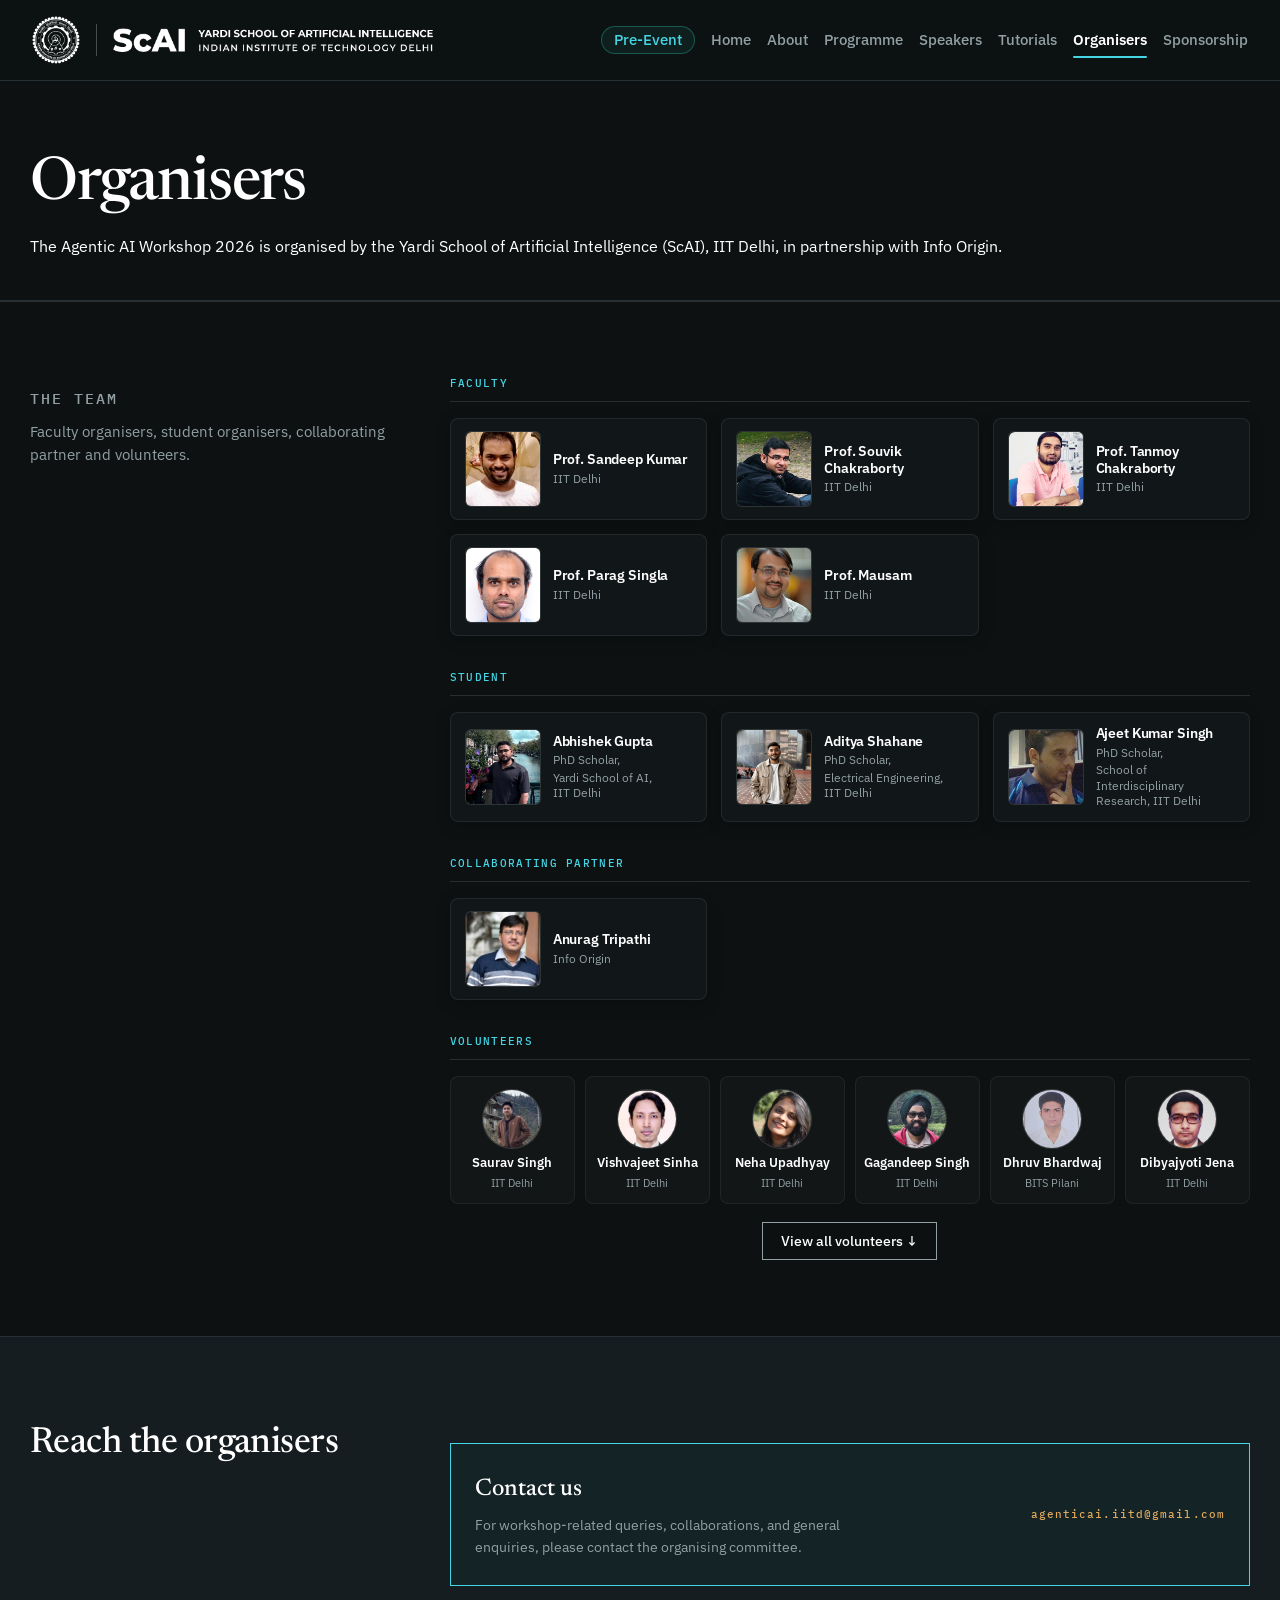
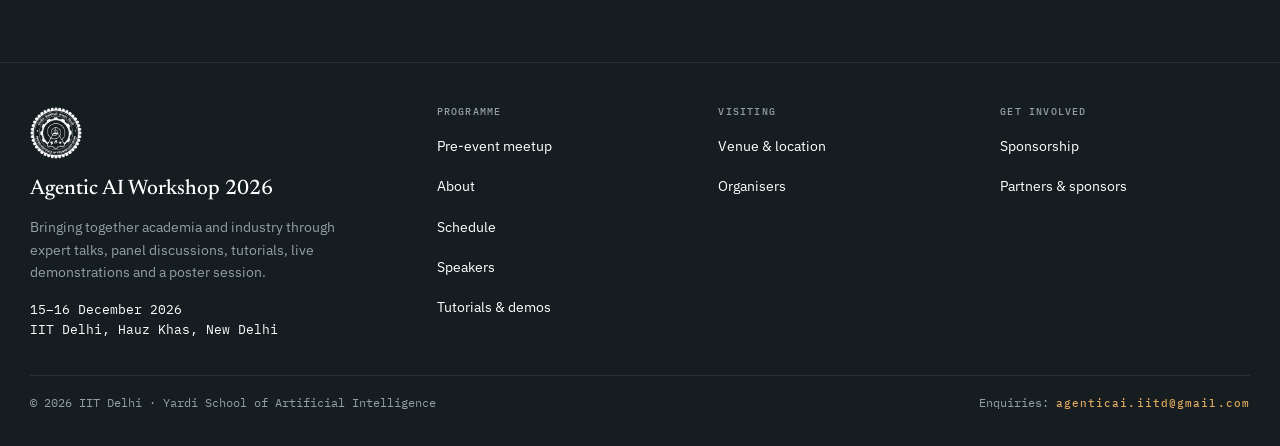
<file: static/organisers.html>
<!doctype html>
<html lang="en" data-theme="dark">

<head>
  <meta charset="utf-8">
  <meta name="viewport" content="width=device-width, initial-scale=1, viewport-fit=cover">
  <title>Organisers &middot; Agentic AI Workshop 2026</title>
  <link rel="preconnect" href="https://fonts.gstatic.com" crossorigin>
  <link rel="stylesheet"
    href="https://fonts.googleapis.com/css2?family=Newsreader:ital,opsz,wght@0,6..72,400;0,6..72,500;0,6..72,600;1,6..72,400&family=IBM+Plex+Mono:wght@400;500&family=IBM+Plex+Sans:wght@400;500;600&display=swap">
  <link rel="stylesheet" href="styles.css?v=15">
  <script>try { localStorage.removeItem("aaiw-theme"); } catch (e) { } document.documentElement.setAttribute("data-theme", "dark");</script>
</head>

<body>

  <header class="site-head">
    <div class="head-in">
      <a class="mark" href="index.html" aria-label="IIT Delhi &middot; ScAI Home">
        <img class="crest crest-red" src="photos/iitd-crest-red.png" alt="IIT Delhi" width="160" height="160">
        <img class="crest crest-white" src="photos/iitd-crest-white.png" alt="IIT Delhi" width="160" height="160">
        <span class="mark-divider" aria-hidden="true"></span>
        <img class="scai-logo" src="photos/scai-logo.png"
          alt="Yardi School of Artificial Intelligence, Indian Institute of Technology Delhi" width="520" height="38">
      </a>
      <div class="nav-group">
                        <nav class="nav" id="nav" aria-label="Pages">
          <a href="pre-event.html" class="nav-pre-event">Pre-Event</a>
          <a href="index.html">Home</a>
          <a href="about.html">About</a>
          <a href="programme.html">Programme</a>
          <a href="speakers.html">Speakers</a>
          <a href="tutorials.html">Tutorials</a>
          <a href="organisers.html" aria-current="page">Organisers</a>
          <a href="sponsorship.html">Sponsorship</a>
        </nav>
        <button class="menu-btn" id="menuBtn" type="button" aria-expanded="false" aria-controls="nav"
          aria-label="Toggle navigation menu">
          <span class="menu-icon" aria-hidden="true"><span></span><span></span><span></span></span>
          <span class="menu-btn-text">Menu</span>
        </button>
      </div>
    </div>
  </header>

  <main>
    <section class="page-head">
      <div class="wrap">
        <!-- <p class="crumb"><a href="index.html">Home</a> &rarr; Organisers</p>
        <p class="eyebrow" style="margin-top:16px">The team</p> -->
        <h1>Organisers</h1>
        <p class="lede">The Agentic AI Workshop 2026 is organised by the
          Yardi School of Artificial Intelligence (ScAI), IIT Delhi, in partnership with Info Origin.</p>
        <!-- <p>Our Industry Partner &mdash; Info Origin</p> -->
      </div>
    </section>

    <section class="band">
      <div class="wrap band-grid">
        <div class="band-head">
          <p class="eyebrow">The team</p>
          <!-- <h2></h2> -->
          <p>Faculty organisers, student organisers, collaborating partner and volunteers.</p>
        </div>
        <div>
          <div class="org-group">
            <h3>Faculty </h3>
            <div class="org-grid">
              <article class="org-card organiser-card">
                <div class="org-card-photo">
                  <img src="photos/sandeep-kumar.jpg" alt="Prof. Sandeep Kumar" width="76" height="76" loading="lazy">
                </div>
                <div class="org-card-info">
                  <h4 class="org-card-name">Prof. Sandeep Kumar</h4>
                  <p class="org-card-affil">IIT Delhi</p>
                </div>
              </article>
              <article class="org-card organiser-card">
                <div class="org-card-photo">
                  <img src="photos/souvik-chakraborty.jpg" alt="Prof. Souvik Chakraborty" width="76" height="76"
                    loading="lazy">
                </div>
                <div class="org-card-info">
                  <h4 class="org-card-name">Prof. Souvik Chakraborty</h4>
                  <p class="org-card-affil">IIT Delhi</p>
                </div>
              </article>
              <article class="org-card organiser-card">
                <div class="org-card-photo">
                  <img src="photos/tanmoy-chakraborty.jpg" alt="Prof. Tanmoy Chakraborty" width="76" height="76"
                    loading="lazy">
                </div>
                <div class="org-card-info">
                  <h4 class="org-card-name">Prof. Tanmoy Chakraborty</h4>
                  <p class="org-card-affil">IIT Delhi</p>
                </div>
              </article>
              <article class="org-card organiser-card">
                <div class="org-card-photo">
                  <img src="photos/parag-singla.jpg" alt="Prof. Parag Singla" width="76" height="76" loading="lazy">
                </div>
                <div class="org-card-info">
                  <h4 class="org-card-name">Prof. Parag Singla</h4>
                  <p class="org-card-affil">IIT Delhi</p>
                </div>
              </article>
              <article class="org-card organiser-card">
                <div class="org-card-photo">
                  <img src="photos/mausam.jpg" alt="Prof. Mausam" width="76" height="76" loading="lazy">
                </div>
                <div class="org-card-info">
                  <h4 class="org-card-name">Prof. Mausam</h4>
                  <p class="org-card-affil">IIT Delhi</p>
                </div>
              </article>
            </div>
          </div>
          <div class="org-group">
            <h3>Student </h3>
            <div class="org-grid">
              <article class="org-card organiser-card">
                <div class="org-card-photo">
                  <img src="photos/abhishek-gupta.jpg" alt="Abhishek Gupta" width="76" height="76" loading="lazy">
                </div>
                <div class="org-card-info">
                  <h4 class="org-card-name">Abhishek Gupta</h4>
                  <p class="org-card-role">PhD Scholar,</p>
                  <p class="org-card-affil">Yardi School of AI,<br>IIT Delhi</p>
                </div>
              </article>
              <article class="org-card organiser-card">
                <div class="org-card-photo">
                  <img src="photos/aditya-shahane.jpg" alt="Aditya Shahane" width="76" height="76" loading="lazy">
                </div>
                <div class="org-card-info">
                  <h4 class="org-card-name">Aditya Shahane</h4>
                  <p class="org-card-role">PhD Scholar,</p>
                  <p class="org-card-affil">Electrical Engineering,<br>IIT Delhi</p>
                </div>
              </article>
              <article class="org-card organiser-card">
                <div class="org-card-photo">
                  <img src="photos/ajeet-singh.jpg" alt="Ajeet Kumar Singh" width="76" height="76" loading="lazy">
                </div>
                <div class="org-card-info">
                  <h4 class="org-card-name">Ajeet Kumar Singh</h4>
                  <p class="org-card-role">PhD Scholar,</p>
                  <p class="org-card-affil">School of Interdisciplinary<br>Research, IIT Delhi</p>
                </div>
              </article>
            </div>
          </div>
          <div class="org-group">
            <h3>Collaborating Partner</h3>
            <div class="org-grid">
              <article class="org-card organiser-card">
                <div class="org-card-photo">
                  <img src="photos/anurag-tripathi.jpg" alt="Anurag Tripathi" width="76" height="76" loading="lazy">
                </div>
                <div class="org-card-info">
                  <h4 class="org-card-name">Anurag Tripathi</h4>
                  <p class="org-card-affil">Info Origin</p>
                </div>
              </article>
            </div>
          </div>
          <!--
            VOLUNTEERS: how to add a new volunteer
            1. Copy the template card below (from <article ...> to </article>).
            2. Paste it at the END of the list, just before the closing </div> of #volunteer-grid.
            3. Change the name (in alt and volunteer-name), institution and photo path
               (photo goes in static/photos/; no photo yet? keep photos/volunteer-placeholder.svg).
            data-role / data-department are kept for reference but not shown on the card.
            No CSS/JS edits needed: first 6 cards show, "View all" appears automatically if there are more.

              <article class="volunteer-card" data-role="PhD Scholar" data-department="Electrical Engineering">
                <img class="volunteer-photo" src="photos/volunteer-placeholder.svg" alt="Full Name" width="60" height="60" loading="lazy">
                <h4 class="volunteer-name">Full Name</h4>
                <p class="volunteer-inst">IIT Delhi</p>
              </article>
          -->
          <div class="org-group" id="volunteers">
            <h3>Volunteers</h3>
            <div class="volunteer-grid" id="volunteer-grid" data-collapse-after="6">
              <article class="volunteer-card" data-role="Software Engineer" data-department="MISN Lab">
                <img class="volunteer-photo" src="photos/saurav-singh.jpg" alt="Saurav Singh" width="60" height="60" loading="lazy">
                <h4 class="volunteer-name">Saurav Singh</h4>
                <p class="volunteer-inst">IIT Delhi</p>
              </article>
              <article class="volunteer-card" data-role="PhD Scholar" data-department="Electrical Engineering">
                <img class="volunteer-photo" src="photos/vishvajeet-volunteer.jpg" alt="Vishvajeet Sinha" width="60" height="60" loading="lazy">
                <h4 class="volunteer-name">Vishvajeet Sinha</h4>
                <p class="volunteer-inst">IIT Delhi</p>
              </article>
              <article class="volunteer-card" data-role="MS (Research) Scholar" data-department="Electrical Engineering">
                <img class="volunteer-photo" src="photos/neha-volunteer.jpg" alt="Neha Upadhyay" width="60" height="60" loading="lazy">
                <h4 class="volunteer-name">Neha Upadhyay</h4>
                <p class="volunteer-inst">IIT Delhi</p>
              </article>
              <article class="volunteer-card" data-role="MS (Research) Scholar" data-department="Data Science">
                <img class="volunteer-photo" src="photos/gagandeep-singh.jpg" alt="Gagandeep Singh" width="60" height="60" loading="lazy">
                <h4 class="volunteer-name">Gagandeep Singh</h4>
                <p class="volunteer-inst">IIT Delhi</p>
              </article>
              <article class="volunteer-card" data-role="B.Tech" data-department="Electrical Engineering">
                <img class="volunteer-photo" src="photos/dhruv-bhardwaj.jpg" alt="Dhruv Bhardwaj" width="60" height="60" loading="lazy">
                <h4 class="volunteer-name">Dhruv Bhardwaj</h4>
                <p class="volunteer-inst">BITS Pilani</p>
              </article>
              <article class="volunteer-card" data-role="PhD Scholar" data-department="Electrical Engineering">
                <img class="volunteer-photo" src="photos/dibyajyoti-jena.jpg" alt="Dibyajyoti Jena" width="60" height="60" loading="lazy">
                <h4 class="volunteer-name">Dibyajyoti Jena</h4>
                <p class="volunteer-inst">IIT Delhi</p>
              </article>
              <article class="volunteer-card" data-role="B.Tech" data-department="Information Technology">
                <img class="volunteer-photo" src="photos/isha-jain.jpg" alt="Isha Jain" width="60" height="60" loading="lazy">
                <h4 class="volunteer-name">Isha Jain</h4>
                <p class="volunteer-inst">Fidelity International</p>
              </article>
              <article class="volunteer-card" data-role="B.Tech" data-department="Materials Science and Engineering">
                <img class="volunteer-photo" src="photos/lakshay-garg.jpg" alt="Lakshay Garg" width="60" height="60" loading="lazy">
                <h4 class="volunteer-name">Lakshay Garg</h4>
                <p class="volunteer-inst">IIT Delhi</p>
              </article>
              <article class="volunteer-card" data-role="PhD Scholar" data-department="Electrical Engineering">
                <img class="volunteer-photo" src="photos/prashant-singh.jpg" alt="Prashant Singh" width="60" height="60" loading="lazy">
                <h4 class="volunteer-name">Prashant Singh</h4>
                <p class="volunteer-inst">IIT Delhi</p>
              </article>
              <article class="volunteer-card" data-role="PhD Scholar" data-department="Electrical Engineering">
                <img class="volunteer-photo" src="photos/priyam-arora.jpg" alt="Priyam Arora" width="60" height="60" loading="lazy">
                <h4 class="volunteer-name">Priyam Arora</h4>
                <p class="volunteer-inst">IIT Delhi</p>
              </article>
              <article class="volunteer-card" data-role="M.Tech" data-department="Bharti School of Telecommunication Technology and Management">
                <img class="volunteer-photo" src="photos/ruchi.jpg" alt="Ruchi" width="60" height="60" loading="lazy">
                <h4 class="volunteer-name">Ruchi</h4>
                <p class="volunteer-inst">IIT Delhi</p>
              </article>
              <article class="volunteer-card" data-role="B.Tech" data-department="Data Science">
                <img class="volunteer-photo" src="photos/sanskriti-raj.jpg" alt="Sanskriti Raj" width="60" height="60" loading="lazy">
                <h4 class="volunteer-name">Sanskriti Raj</h4>
                <p class="volunteer-inst">IIT Madras</p>
              </article>
              <article class="volunteer-card" data-role="M.Tech" data-department="Yardi School of AI">
                <img class="volunteer-photo" src="photos/suraj-reddy.jpg" alt="Suraj Reddy" width="60" height="60" loading="lazy">
                <h4 class="volunteer-name">Suraj Reddy</h4>
                <p class="volunteer-inst">IIT Delhi</p>
              </article>
              <article class="volunteer-card" data-role="M.Tech" data-department="Yardi School of AI">
                <img class="volunteer-photo" src="photos/vaibhav-sagar.jpg" alt="Vaibhav Sagar" width="60" height="60" loading="lazy">
                <h4 class="volunteer-name">Vaibhav Sagar</h4>
                <p class="volunteer-inst">IIT Delhi</p>
              </article>
              <article class="volunteer-card" data-role="PhD Scholar" data-department="Electrical Engineering">
                <img class="volunteer-photo" src="photos/volunteer-placeholder.svg" alt="Arghodeep Nandi" width="60" height="60" loading="lazy">
                <h4 class="volunteer-name">Arghodeep Nandi</h4>
                <p class="volunteer-inst">IIT Delhi</p>
              </article>
              <article class="volunteer-card" data-role="M.Tech" data-department="Electrical Engineering">
                <img class="volunteer-photo" src="photos/volunteer-placeholder.svg" alt="Bisma Zahoor" width="60" height="60" loading="lazy">
                <h4 class="volunteer-name">Bisma Zahoor</h4>
                <p class="volunteer-inst">IIT Delhi</p>
              </article>
              <article class="volunteer-card" data-role="B.Tech" data-department="Biomedical Sciences">
                <img class="volunteer-photo" src="photos/volunteer-placeholder.svg" alt="Prarthana Sharma" width="60" height="60" loading="lazy">
                <h4 class="volunteer-name">Prarthana Sharma</h4>
                <p class="volunteer-inst">Galgotias University</p>
              </article>
              <article class="volunteer-card" data-role="PhD Scholar" data-department="Centre for Applied Research in Electronics">
                <img class="volunteer-photo" src="photos/volunteer-placeholder.svg" alt="Ramniwas Meena" width="60" height="60" loading="lazy">
                <h4 class="volunteer-name">Ramniwas Meena</h4>
                <p class="volunteer-inst">IIT Delhi</p>
              </article>
              <article class="volunteer-card" data-role="PhD Scholar" data-department="Mathematics">
                <img class="volunteer-photo" src="photos/volunteer-placeholder.svg" alt="Sita Bissu" width="60" height="60" loading="lazy">
                <h4 class="volunteer-name">Sita Bissu</h4>
                <p class="volunteer-inst">IIT Delhi</p>
              </article>
              <article class="volunteer-card" data-role="PhD Scholar" data-department="Electrical Engineering">
                <img class="volunteer-photo" src="photos/volunteer-placeholder.svg" alt="Subhanu Halder" width="60" height="60" loading="lazy">
                <h4 class="volunteer-name">Subhanu Halder</h4>
                <p class="volunteer-inst">IIT Delhi</p>
              </article>
            </div>
            <div class="org-more" hidden>
              <button type="button" class="btn btn-ghost org-more-btn" aria-controls="volunteer-grid" aria-expanded="false">View all volunteers ↓</button>
            </div>
          </div>
        </div>
      </div>
    </section>

    <section class="band alt">
      <div class="wrap band-grid">
        <div class="band-head">
          <!-- <p class="eyebrow">Contact</p> -->
          <h2>Reach the organisers</h2>
          <!-- <p>For speaking, sponsorship, volunteering or anything about attending.</p> -->
        </div>
        <div>
          <div class="reg-box">
            <div>
              <h3>Contact us</h3>
              <p>For workshop-related queries, collaborations, and general enquiries, please contact the organising
                committee.</p>
            </div>
            <span class="tba" data-contact>agenticai.iitd@gmail.com</span>
          </div>
        </div>
      </div>
    </section>
  </main>

  <footer class="foot">
    <div class="wrap">
      <div class="foot-grid">
        <div>
          <img class="crest crest-red foot-crest" src="photos/iitd-crest-red.png"
            alt="Indian Institute of Technology Delhi" width="160" height="160">
          <img class="crest crest-white foot-crest" src="photos/iitd-crest-white.png"
            alt="Indian Institute of Technology Delhi" width="160" height="160">
          <div class="brand">Agentic AI Workshop 2026</div>
          <p>Bringing together academia and industry through expert talks, panel discussions, tutorials, live
            demonstrations and a poster session.</p>
          <p class="mono" style="margin-top:16px;font-size:13px">15&ndash;16 December 2026<br>IIT Delhi, Hauz Khas, New
            Delhi</p>
        </div>
        <div>
          <h4>Programme</h4>
          <ul>
            <li><a href="pre-event.html">Pre-event meetup</a></li>
            <li><a href="about.html">About</a></li>
            <li><a href="programme.html">Schedule</a></li>
            <li><a href="speakers.html">Speakers</a></li>
            <li><a href="tutorials.html">Tutorials &amp; demos</a></li>
          </ul>
        </div>
        <div>
          <h4>Visiting</h4>
          <ul>
            <li><a href="about.html#venue">Venue &amp; location</a></li>
            <li><a href="organisers.html">Organisers</a></li>
          </ul>
        </div>
        <div>
          <h4>Get involved</h4>
          <ul>
            <li><a href="sponsorship.html">Sponsorship</a></li>
            <li><a href="partners.html">Partners &amp; sponsors</a></li>
          </ul>
        </div>
      </div>
      <div class="colophon">
        <span>&copy; 2026 IIT Delhi &middot; Yardi School of Artificial Intelligence</span>
        <span>Enquiries: <span class="tba" data-contact>agenticai.iitd@gmail.com</span></span>
      </div>
    </div>
  </footer>
  <script src="config.js"></script>
  <script src="site.js?v=11"></script>
</body>

</html>
</file>
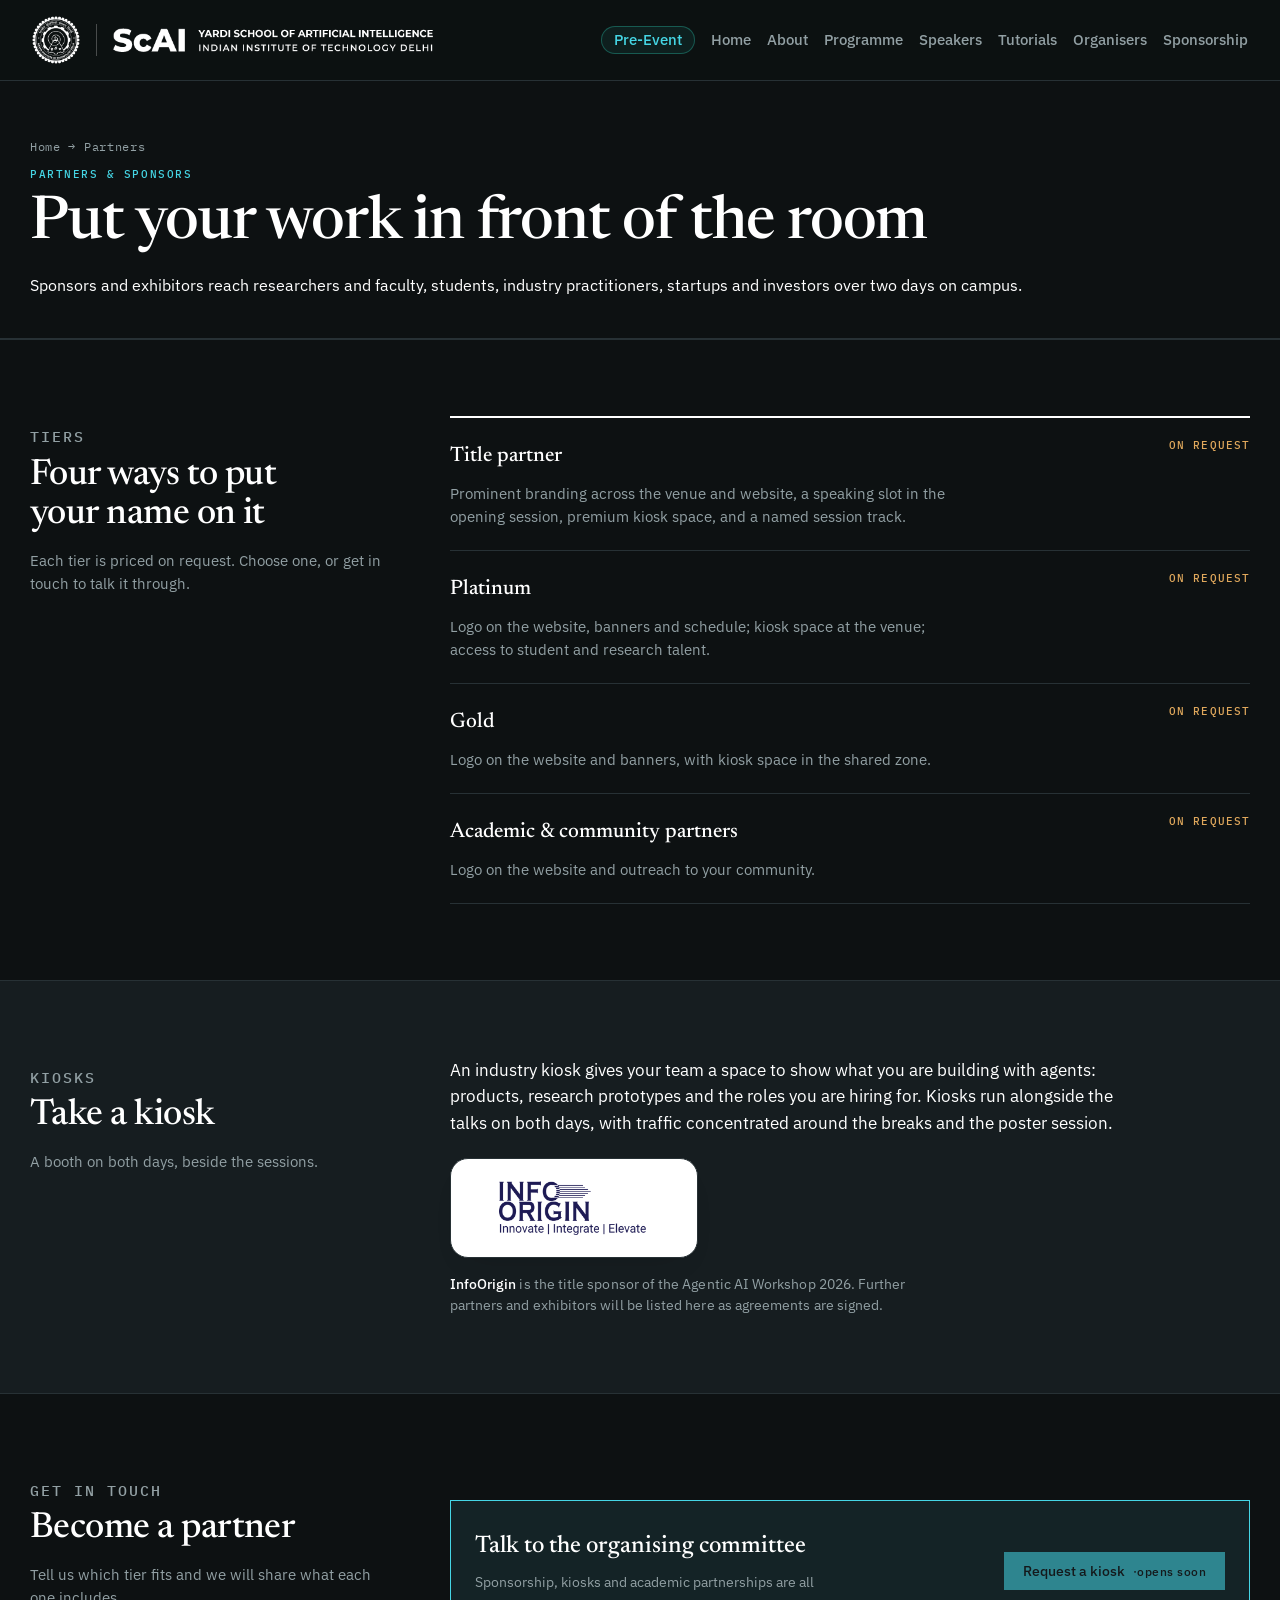
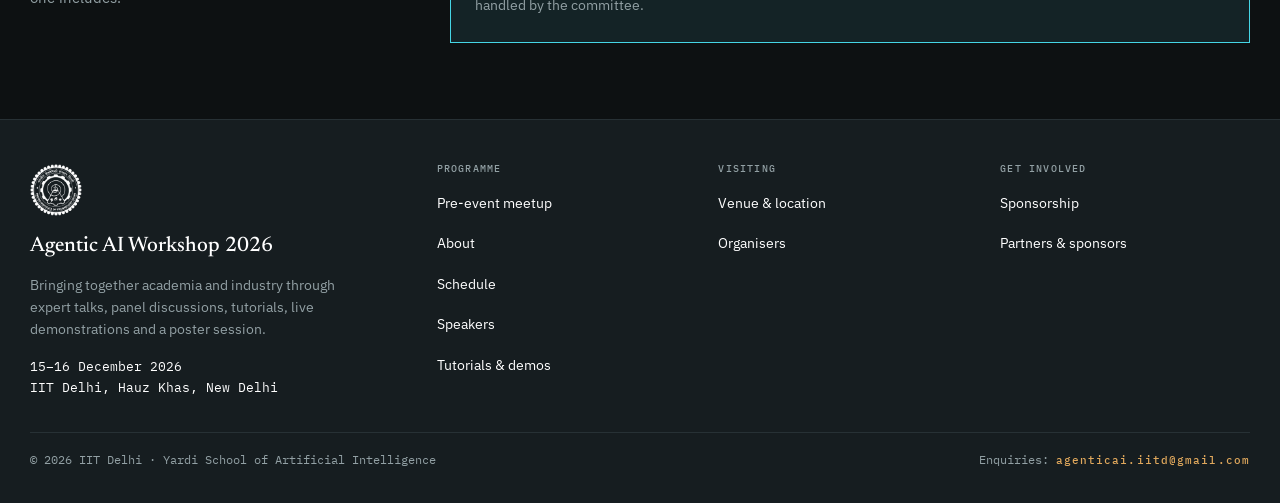
<file: static/partners.html>
<!doctype html>
<html lang="en" data-theme="dark">

<head>
  <meta charset="utf-8">
  <meta name="viewport" content="width=device-width, initial-scale=1, viewport-fit=cover">
  <title>Partners & Sponsors &middot; Agentic AI Workshop 2026</title>
  <link rel="preconnect" href="https://fonts.gstatic.com" crossorigin>
  <link rel="stylesheet"
    href="https://fonts.googleapis.com/css2?family=Newsreader:ital,opsz,wght@0,6..72,400;0,6..72,500;0,6..72,600;1,6..72,400&family=IBM+Plex+Mono:wght@400;500&family=IBM+Plex+Sans:wght@400;500;600&display=swap">
  <link rel="stylesheet" href="styles.css?v=13">
  <script>try { localStorage.removeItem("aaiw-theme"); } catch (e) { } document.documentElement.setAttribute("data-theme", "dark");</script>
</head>

<body>

  <header class="site-head">
    <div class="head-in">
      <a class="mark" href="index.html" aria-label="IIT Delhi &middot; ScAI Home">
        <img class="crest crest-red" src="photos/iitd-crest-red.png" alt="IIT Delhi" width="160" height="160">
        <img class="crest crest-white" src="photos/iitd-crest-white.png" alt="IIT Delhi" width="160" height="160">
        <span class="mark-divider" aria-hidden="true"></span>
        <img class="scai-logo" src="photos/scai-logo.png" alt="Yardi School of Artificial Intelligence, Indian Institute of Technology Delhi" width="520" height="38">
      </a>
      <div class="nav-group">
                        <nav class="nav" id="nav" aria-label="Pages">
          <a href="pre-event.html" class="nav-pre-event">Pre-Event</a>
          <a href="index.html">Home</a>
          <a href="about.html">About</a>
          <a href="programme.html">Programme</a>
          <a href="speakers.html">Speakers</a>
          <a href="tutorials.html">Tutorials</a>
          <a href="organisers.html">Organisers</a>
          <a href="sponsorship.html">Sponsorship</a>
        </nav>
        <button class="menu-btn" id="menuBtn" type="button" aria-expanded="false" aria-controls="nav"
          aria-label="Toggle navigation menu">
          <span class="menu-icon" aria-hidden="true"><span></span><span></span><span></span></span>
          <span class="menu-btn-text">Menu</span>
        </button>
      </div>
    </div>
  </header>

  <main>
    <section class="page-head">
      <div class="wrap">
        <p class="crumb"><a href="index.html">Home</a> &rarr; Partners</p>
        <p class="eyebrow" style="margin-top:16px">Partners &amp; sponsors</p>
        <h1>Put your work in front of the room</h1>
        <p class="lede">Sponsors and exhibitors reach researchers and faculty, students, industry practitioners,
          startups and investors over two days on campus.</p>
      </div>
    </section>

    <section class="band">
      <div class="wrap band-grid">
        <div class="band-head">
          <p class="eyebrow">Tiers</p>
          <h2>Four ways to put your name on it</h2>
          <p>Each tier is priced on request. Choose one, or get in touch to talk it through.</p>
        </div>
        <div>
          <div class="tiers">
            <article class="tier">
              <div>
                <h3>Title partner</h3>
                <p>Prominent branding across the venue and website, a speaking slot in the opening session, premium
                  kiosk space, and a named session track.</p>
              </div>
              <div class="price">On request</div>
            </article>
            <article class="tier">
              <div>
                <h3>Platinum</h3>
                <p>Logo on the website, banners and schedule; kiosk space at the venue; access to student and research
                  talent.</p>
              </div>
              <div class="price">On request</div>
            </article>
            <article class="tier">
              <div>
                <h3>Gold</h3>
                <p>Logo on the website and banners, with kiosk space in the shared zone.</p>
              </div>
              <div class="price">On request</div>
            </article>
            <article class="tier">
              <div>
                <h3>Academic &amp; community partners</h3>
                <p>Logo on the website and outreach to your community.</p>
              </div>
              <div class="price">On request</div>
            </article>
          </div>
        </div>
      </div>
    </section>

    <section class="band alt">
      <div class="wrap band-grid">
        <div class="band-head">
          <p class="eyebrow">Kiosks</p>
          <h2>Take a kiosk</h2>
          <p>A booth on both days, beside the sessions.</p>
        </div>
        <div>
          <div class="prose">
            <p>An industry kiosk gives your team a space to show what you are building with agents: products, research
              prototypes and the roles you are hiring for. Kiosks run alongside the talks on both days, with traffic
              concentrated around the breaks and the poster session.</p>
          </div>
          <div class="sponsor-strip-in" style="align-items:flex-start;text-align:left;margin-top:22px;gap:16px">
            <div class="sponsor-card"><img class="sponsor-logo" src="photos/infoorigin-logo.png?v=2" alt="InfoOrigin"
                width="344" height="160" loading="lazy"></div>
            <p class="sponsor-note"><b>InfoOrigin</b> is the title sponsor of the Agentic AI Workshop 2026. Further
              partners and exhibitors will be listed here as agreements are signed.</p>
          </div>
        </div>
      </div>
    </section>

    <section class="band">
      <div class="wrap band-grid">
        <div class="band-head">
          <p class="eyebrow">Get in touch</p>
          <h2>Become a partner</h2>
          <p>Tell us which tier fits and we will share what each one includes.</p>
        </div>
        <div>
          <div class="reg-box">
            <div>
              <h3>Talk to the organising committee</h3>
              <p>Sponsorship, kiosks and academic partnerships are all handled by the committee.</p>
            </div>
            <a class="btn" data-link="kiosk" href="#">Request a kiosk</a>
          </div>
        </div>
      </div>
    </section>
  </main>

  <footer class="foot">
    <div class="wrap">
      <div class="foot-grid">
        <div>
          <img class="crest crest-red foot-crest" src="photos/iitd-crest-red.png"
            alt="Indian Institute of Technology Delhi" width="160" height="160">
          <img class="crest crest-white foot-crest" src="photos/iitd-crest-white.png"
            alt="Indian Institute of Technology Delhi" width="160" height="160">
          <div class="brand">Agentic AI Workshop 2026</div>
          <p>Bringing together academia and industry through expert talks, panel discussions, tutorials, live
            demonstrations and a poster session.</p>
          <p class="mono" style="margin-top:16px;font-size:13px">15&ndash;16 December 2026<br>IIT Delhi, Hauz Khas, New
            Delhi</p>
        </div>
        <div>
          <h4>Programme</h4>
          <ul>
            <li><a href="pre-event.html">Pre-event meetup</a></li>
            <li><a href="about.html">About</a></li>
            <li><a href="programme.html">Schedule</a></li>
            <li><a href="speakers.html">Speakers</a></li>
            <li><a href="tutorials.html">Tutorials &amp; demos</a></li>
          </ul>
        </div>
        <div>
          <h4>Visiting</h4>
          <ul>
            <li><a href="about.html#venue">Venue &amp; location</a></li>
            <li><a href="organisers.html">Organisers</a></li>
          </ul>
        </div>
        <div>
          <h4>Get involved</h4>
          <ul>
            <li><a href="sponsorship.html">Sponsorship</a></li>
            <li><a href="partners.html">Partners &amp; sponsors</a></li>
          </ul>
        </div>
      </div>
      <div class="colophon">
        <span>&copy; 2026 IIT Delhi &middot; Yardi School of Artificial Intelligence</span>
        <span>Enquiries: <span class="tba" data-contact>agenticai.iitd@gmail.com</span></span>
      </div>
    </div>
  </footer>
  <script src="config.js"></script>
  <script src="site.js?v=8"></script>
</body>

</html>
</file>
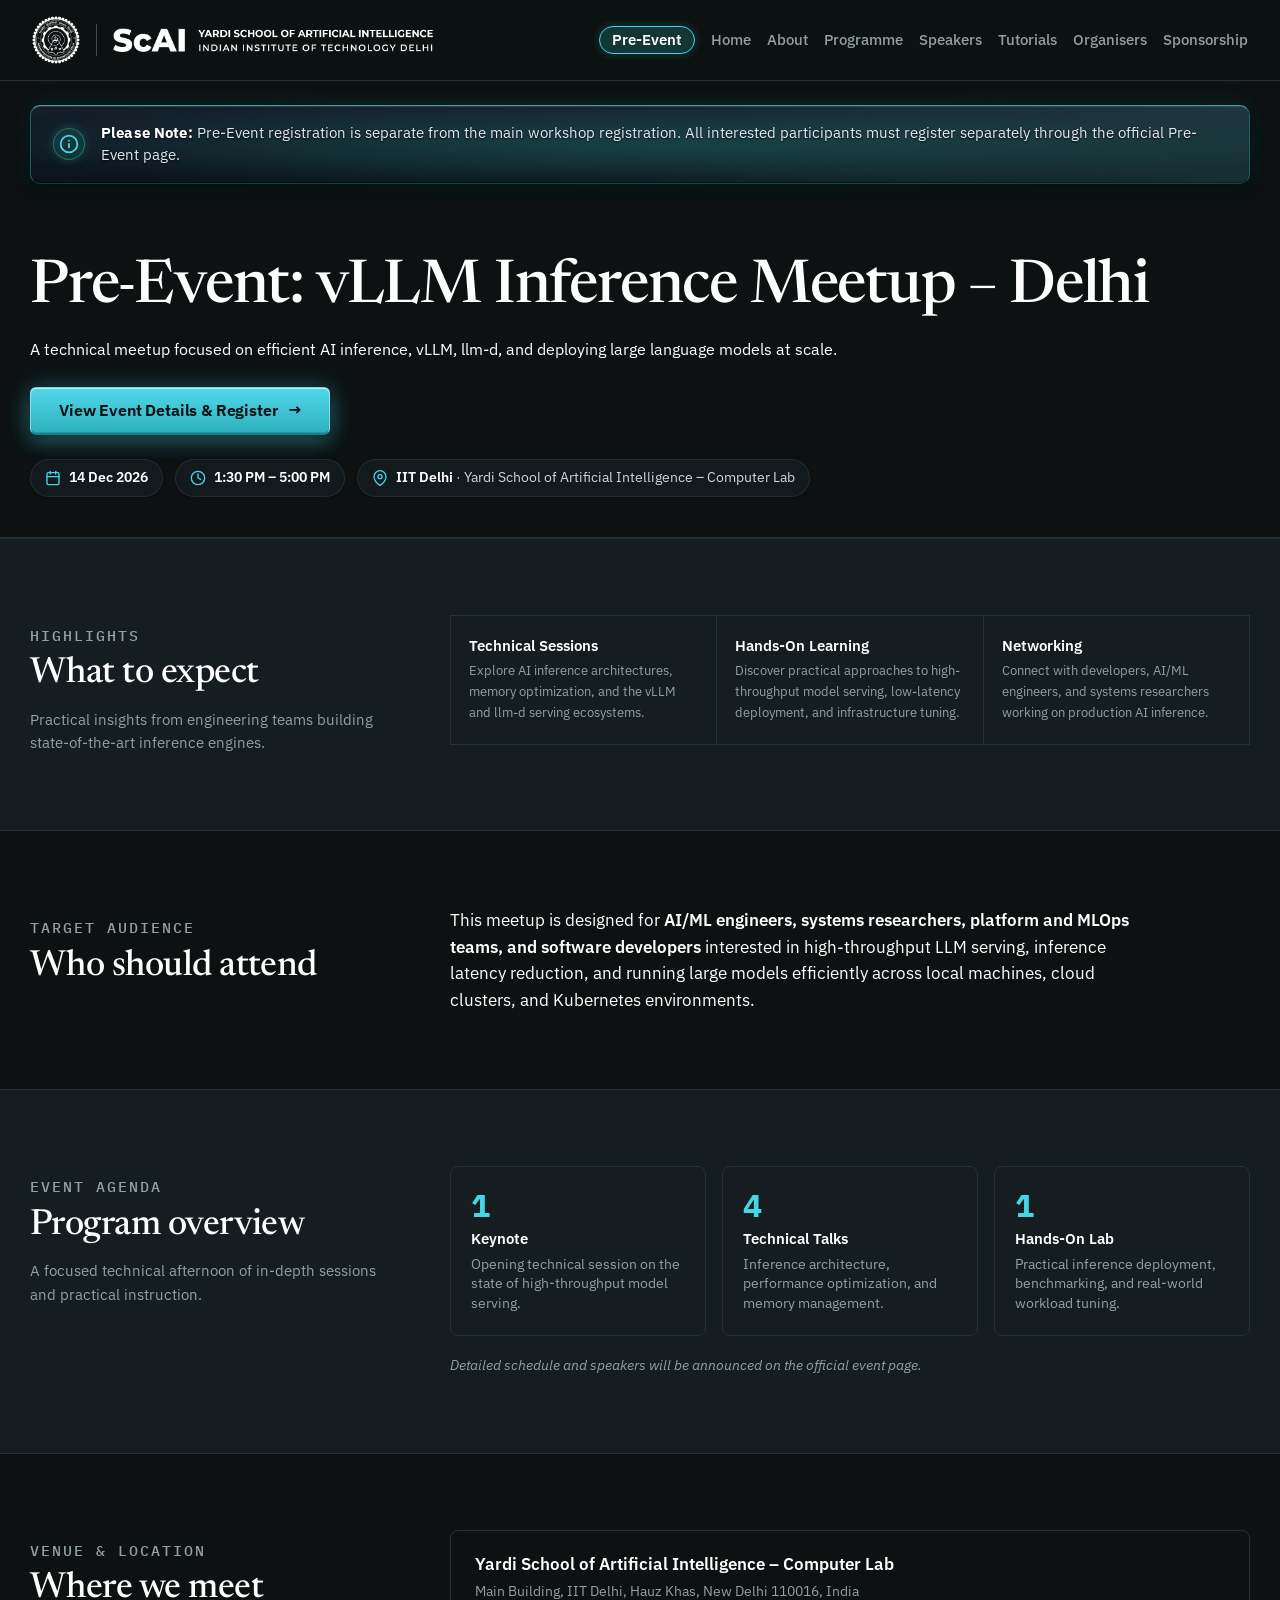
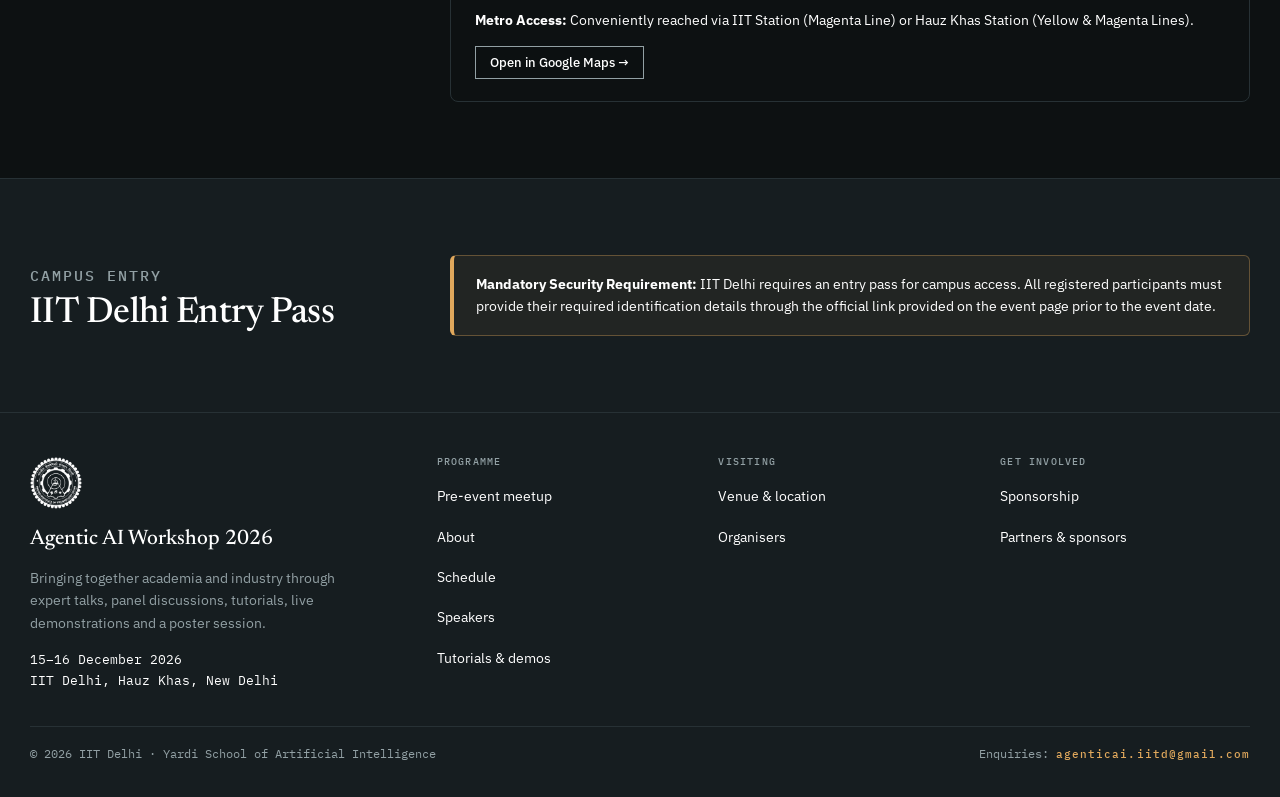
<file: static/pre-event.html>
<!doctype html>
<html lang="en" data-theme="dark">

<head>
  <meta charset="utf-8">
  <meta name="viewport" content="width=device-width, initial-scale=1, viewport-fit=cover">
  <title>Pre-Event: vLLM Inference Meetup &middot; Agentic AI Workshop 2026</title>
  <link rel="preconnect" href="https://fonts.gstatic.com" crossorigin>
  <link rel="stylesheet"
    href="https://fonts.googleapis.com/css2?family=Newsreader:ital,opsz,wght@0,6..72,400;0,6..72,500;0,6..72,600;1,6..72,400&family=IBM+Plex+Mono:wght@400;500&family=IBM+Plex+Sans:wght@400;500;600&display=swap">
  <link rel="stylesheet" href="styles.css?v=13">
  <script>try { localStorage.removeItem("aaiw-theme"); } catch (e) { } document.documentElement.setAttribute("data-theme", "dark");</script>
</head>

<body>

  <header class="site-head">
    <div class="head-in">
      <a class="mark" href="index.html" aria-label="IIT Delhi &middot; ScAI Home">
        <img class="crest crest-red" src="photos/iitd-crest-red.png" alt="IIT Delhi" width="160" height="160">
        <img class="crest crest-white" src="photos/iitd-crest-white.png" alt="IIT Delhi" width="160" height="160">
        <span class="mark-divider" aria-hidden="true"></span>
        <img class="scai-logo" src="photos/scai-logo.png"
          alt="Yardi School of Artificial Intelligence, Indian Institute of Technology Delhi" width="520" height="38">
      </a>
      <div class="nav-group">
        <nav class="nav" id="nav" aria-label="Pages">
          <a href="pre-event.html" class="nav-pre-event" aria-current="page">Pre-Event</a>
          <a href="index.html">Home</a>
          <a href="about.html">About</a>
          <a href="programme.html">Programme</a>
          <a href="speakers.html">Speakers</a>
          <a href="tutorials.html">Tutorials</a>
          <a href="organisers.html">Organisers</a>
          <a href="sponsorship.html">Sponsorship</a>
        </nav>
        <button class="menu-btn" id="menuBtn" type="button" aria-expanded="false" aria-controls="nav"
          aria-label="Toggle navigation menu">
          <span class="menu-icon" aria-hidden="true"><span></span><span></span><span></span></span>
          <span class="menu-btn-text">Menu</span>
        </button>
      </div>
    </div>
  </header>

  <main>
    <div class="pre-notice-banner-wrap">
      <div class="wrap">
        <aside class="pre-notice-banner" role="alert" aria-label="Important Pre-Event Registration Notice">
          <div class="pre-notice-shimmer" aria-hidden="true"></div>
          <div class="pre-notice-content">
            <span class="pre-notice-icon" aria-hidden="true">
              <svg width="20" height="20" viewBox="0 0 24 24" fill="none" stroke="currentColor" stroke-width="2.2"
                stroke-linecap="round" stroke-linejoin="round">
                <circle cx="12" cy="12" r="10"></circle>
                <line x1="12" y1="16" x2="12" y2="12"></line>
                <line x1="12" y1="8" x2="12.01" y2="8"></line>
              </svg>
            </span>
            <p class="pre-notice-text">
              <strong>Please Note:</strong> Pre-Event registration is separate from the main workshop registration. All
              interested participants must register separately through the official Pre-Event page.
            </p>
          </div>
        </aside>
      </div>
    </div>

    <section class="page-head">
      <div class="wrap">
        <!-- <p class="crumb"><a href="index.html">Home</a> &rarr; Pre-Event</p> -->
        <!-- <p class="eyebrow" style="margin-top:16px">14 December 2026 &middot; IIT Delhi</p> -->
        <h1>Pre-Event: vLLM Inference Meetup &ndash; Delhi</h1>
        <p class="lede">A technical meetup focused on efficient AI inference, vLLM, llm-d, and deploying large language
          models at scale.</p>

        <div class="pre-hero-cta-wrap">
          <a class="pre-primary-cta" href="https://luma.com/i4g5ktqa" target="_blank" rel="noopener noreferrer">
            <span>View Event Details &amp; Register</span>
            <span aria-hidden="true">&rarr;</span>
          </a>
        </div>

        <div class="pre-info-strip" aria-label="Event Key Details">
          <div class="pre-info-pill">
            <svg class="pre-info-icon" width="16" height="16" viewBox="0 0 24 24" fill="none" stroke="currentColor"
              stroke-width="2" stroke-linecap="round" stroke-linejoin="round" aria-hidden="true">
              <rect x="3" y="4" width="18" height="18" rx="2" ry="2"></rect>
              <line x1="16" y1="2" x2="16" y2="6"></line>
              <line x1="8" y1="2" x2="8" y2="6"></line>
              <line x1="3" y1="10" x2="21" y2="10"></line>
            </svg>
            <span class="pre-info-val"><strong>14 Dec 2026</strong></span>
          </div>
          <div class="pre-info-pill">
            <svg class="pre-info-icon" width="16" height="16" viewBox="0 0 24 24" fill="none" stroke="currentColor"
              stroke-width="2" stroke-linecap="round" stroke-linejoin="round" aria-hidden="true">
              <circle cx="12" cy="12" r="10"></circle>
              <polyline points="12 6 12 12 16 14"></polyline>
            </svg>
            <span class="pre-info-val"><strong>1:30 PM &ndash; 5:00 PM</strong></span>
          </div>
          <div class="pre-info-pill">
            <svg class="pre-info-icon" width="16" height="16" viewBox="0 0 24 24" fill="none" stroke="currentColor"
              stroke-width="2" stroke-linecap="round" stroke-linejoin="round" aria-hidden="true">
              <path d="M21 10c0 7-9 13-9 13s-9-6-9-13a9 9 0 0 1 18 0z"></path>
              <circle cx="12" cy="10" r="3"></circle>
            </svg>
            <span class="pre-info-val"><strong>IIT Delhi</strong> &middot; Yardi School of Artificial Intelligence
              &ndash; Computer Lab</span>
          </div>
        </div>
      </div>
    </section>

    <!-- What to Expect: 3 Compact Cards -->
    <section class="band alt" id="expect">
      <div class="wrap band-grid">
        <div class="band-head">
          <p class="eyebrow">Highlights</p>
          <h2>What to expect</h2>
          <p>Practical insights from engineering teams building state-of-the-art inference engines.</p>
        </div>
        <div>
          <div class="cards" style="grid-template-columns: repeat(auto-fit, minmax(220px, 1fr));">
            <div>
              <h4>Technical Sessions</h4>
              <p>Explore AI inference architectures, memory optimization, and the vLLM and llm-d serving ecosystems.</p>
            </div>
            <div>
              <h4>Hands-On Learning</h4>
              <p>Discover practical approaches to high-throughput model serving, low-latency deployment, and
                infrastructure tuning.</p>
            </div>
            <div>
              <h4>Networking</h4>
              <p>Connect with developers, AI/ML engineers, and systems researchers working on production AI inference.
              </p>
            </div>
          </div>
        </div>
      </div>
    </section>

    <!-- Who Should Attend: Single Concise Paragraph -->
    <section class="band" id="audience">
      <div class="wrap band-grid">
        <div class="band-head">
          <p class="eyebrow">Target audience</p>
          <h2>Who should attend</h2>
        </div>
        <div>
          <div class="prose">
            <p>This meetup is designed for <strong>AI/ML engineers, systems researchers, platform and MLOps teams, and
                software developers</strong> interested in high-throughput LLM serving, inference latency reduction, and
              running large models efficiently across local machines, cloud clusters, and Kubernetes environments.</p>
          </div>
        </div>
      </div>
    </section>

    <!-- Event Agenda: 3 Simple Statistic Cards -->
    <section class="band alt" id="agenda">
      <div class="wrap band-grid">
        <div class="band-head">
          <p class="eyebrow">Event agenda</p>
          <h2>Program overview</h2>
          <p>A focused technical afternoon of in-depth sessions and practical instruction.</p>
        </div>
        <div>
          <div class="agenda-stat-grid">
            <div class="agenda-stat-card">
              <div class="agenda-stat-num">1</div>
              <div class="agenda-stat-label">Keynote</div>
              <p class="agenda-stat-desc">Opening technical session on the state of high-throughput model serving.</p>
            </div>
            <div class="agenda-stat-card">
              <div class="agenda-stat-num">4</div>
              <div class="agenda-stat-label">Technical Talks</div>
              <p class="agenda-stat-desc">Inference architecture, performance optimization, and memory management.</p>
            </div>
            <div class="agenda-stat-card">
              <div class="agenda-stat-num">1</div>
              <div class="agenda-stat-label">Hands-On Lab</div>
              <p class="agenda-stat-desc">Practical inference deployment, benchmarking, and real-world workload tuning.
              </p>
            </div>
          </div>
          <p class="note" style="margin-top:18px;"><em>Detailed schedule and speakers will be announced on the official
              event page.</em></p>
        </div>
      </div>
    </section>

    <!-- Venue & Location: Simplified with Compact Google Maps Button -->
    <section class="band" id="venue">
      <div class="wrap band-grid">
        <div class="band-head">
          <p class="eyebrow">Venue &amp; Location</p>
          <h2>Where we meet</h2>
        </div>
        <div>
          <div class="venue-card-compact">
            <h3>Yardi School of Artificial Intelligence &ndash; Computer Lab</h3>
            <p class="venue-address">Main Building, IIT Delhi, Hauz Khas, New Delhi 110016, India</p>
            <p class="venue-metro"><strong>Metro Access:</strong> Conveniently reached via IIT Station (Magenta Line) or
              Hauz Khas Station (Yellow &amp; Magenta Lines).</p>
            <div style="margin-top:16px;">
              <a class="btn btn-ghost btn-sm"
                href="https://www.google.com/maps/search/?api=1&amp;query=Indian%20Institute%20of%20Technology%20Delhi%2C%20Hauz%20Khas%2C%20New%20Delhi"
                target="_blank" rel="noopener noreferrer">
                Open in Google Maps &rarr;
              </a>
            </div>
          </div>
        </div>
      </div>
    </section>

    <!-- Important Information: IIT Delhi Entry Pass: Condensed Note -->
    <section class="band alt" id="entry-pass">
      <div class="wrap band-grid">
        <div class="band-head">
          <p class="eyebrow">Campus entry</p>
          <h2>IIT Delhi Entry Pass</h2>
        </div>
        <div>
          <div class="notice-box-compact">
            <p><strong>Mandatory Security Requirement:</strong> IIT Delhi requires an entry pass for campus access. All
              registered participants must provide their required identification details through the official link
              provided on the event page prior to the event date.</p>
          </div>
        </div>
      </div>
    </section>
  </main>

  <footer class="foot">
    <div class="wrap">
      <div class="foot-grid">
        <div>
          <img class="crest crest-red foot-crest" src="photos/iitd-crest-red.png"
            alt="Indian Institute of Technology Delhi" width="160" height="160">
          <img class="crest crest-white foot-crest" src="photos/iitd-crest-white.png"
            alt="Indian Institute of Technology Delhi" width="160" height="160">
          <div class="brand">Agentic AI Workshop 2026</div>
          <p>Bringing together academia and industry through expert talks, panel discussions, tutorials, live
            demonstrations and a poster session.</p>
          <p class="mono" style="margin-top:16px;font-size:13px">15&ndash;16 December 2026<br>IIT Delhi, Hauz Khas, New
            Delhi</p>
        </div>
        <div>
          <h4>Programme</h4>
          <ul>
            <li><a href="pre-event.html">Pre-event meetup</a></li>
            <li><a href="about.html">About</a></li>
            <li><a href="programme.html">Schedule</a></li>
            <li><a href="speakers.html">Speakers</a></li>
            <li><a href="tutorials.html">Tutorials &amp; demos</a></li>
          </ul>
        </div>
        <div>
          <h4>Visiting</h4>
          <ul>
            <li><a href="about.html#venue">Venue &amp; location</a></li>
            <li><a href="organisers.html">Organisers</a></li>
          </ul>
        </div>
        <div>
          <h4>Get involved</h4>
          <ul>
            <li><a href="sponsorship.html">Sponsorship</a></li>
            <li><a href="partners.html">Partners &amp; sponsors</a></li>
          </ul>
        </div>
      </div>
      <div class="colophon">
        <span>&copy; 2026 IIT Delhi &middot; Yardi School of Artificial Intelligence</span>
        <span>Enquiries: <span class="tba" data-contact>agenticai.iitd@gmail.com</span></span>
      </div>
    </div>
  </footer>
  <script src="config.js"></script>
  <script src="site.js?v=8"></script>
</body>

</html>
</file>
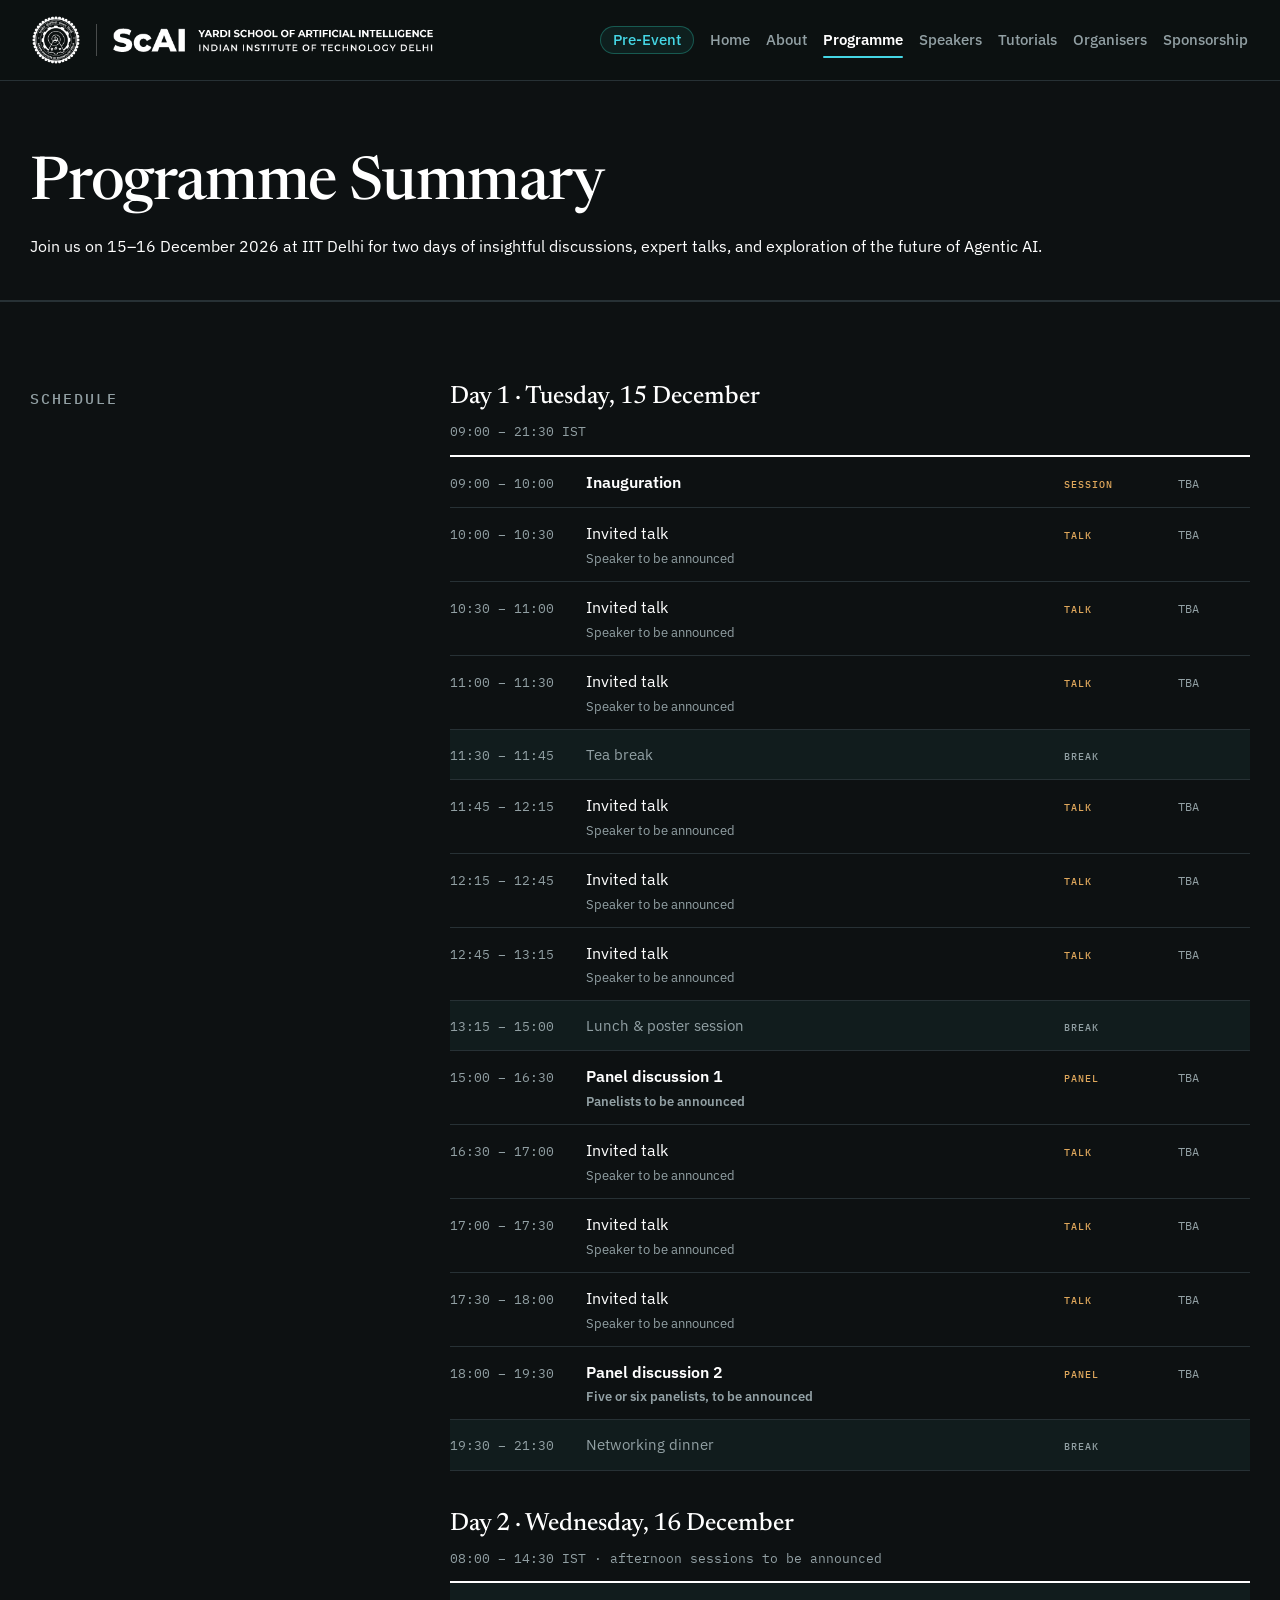
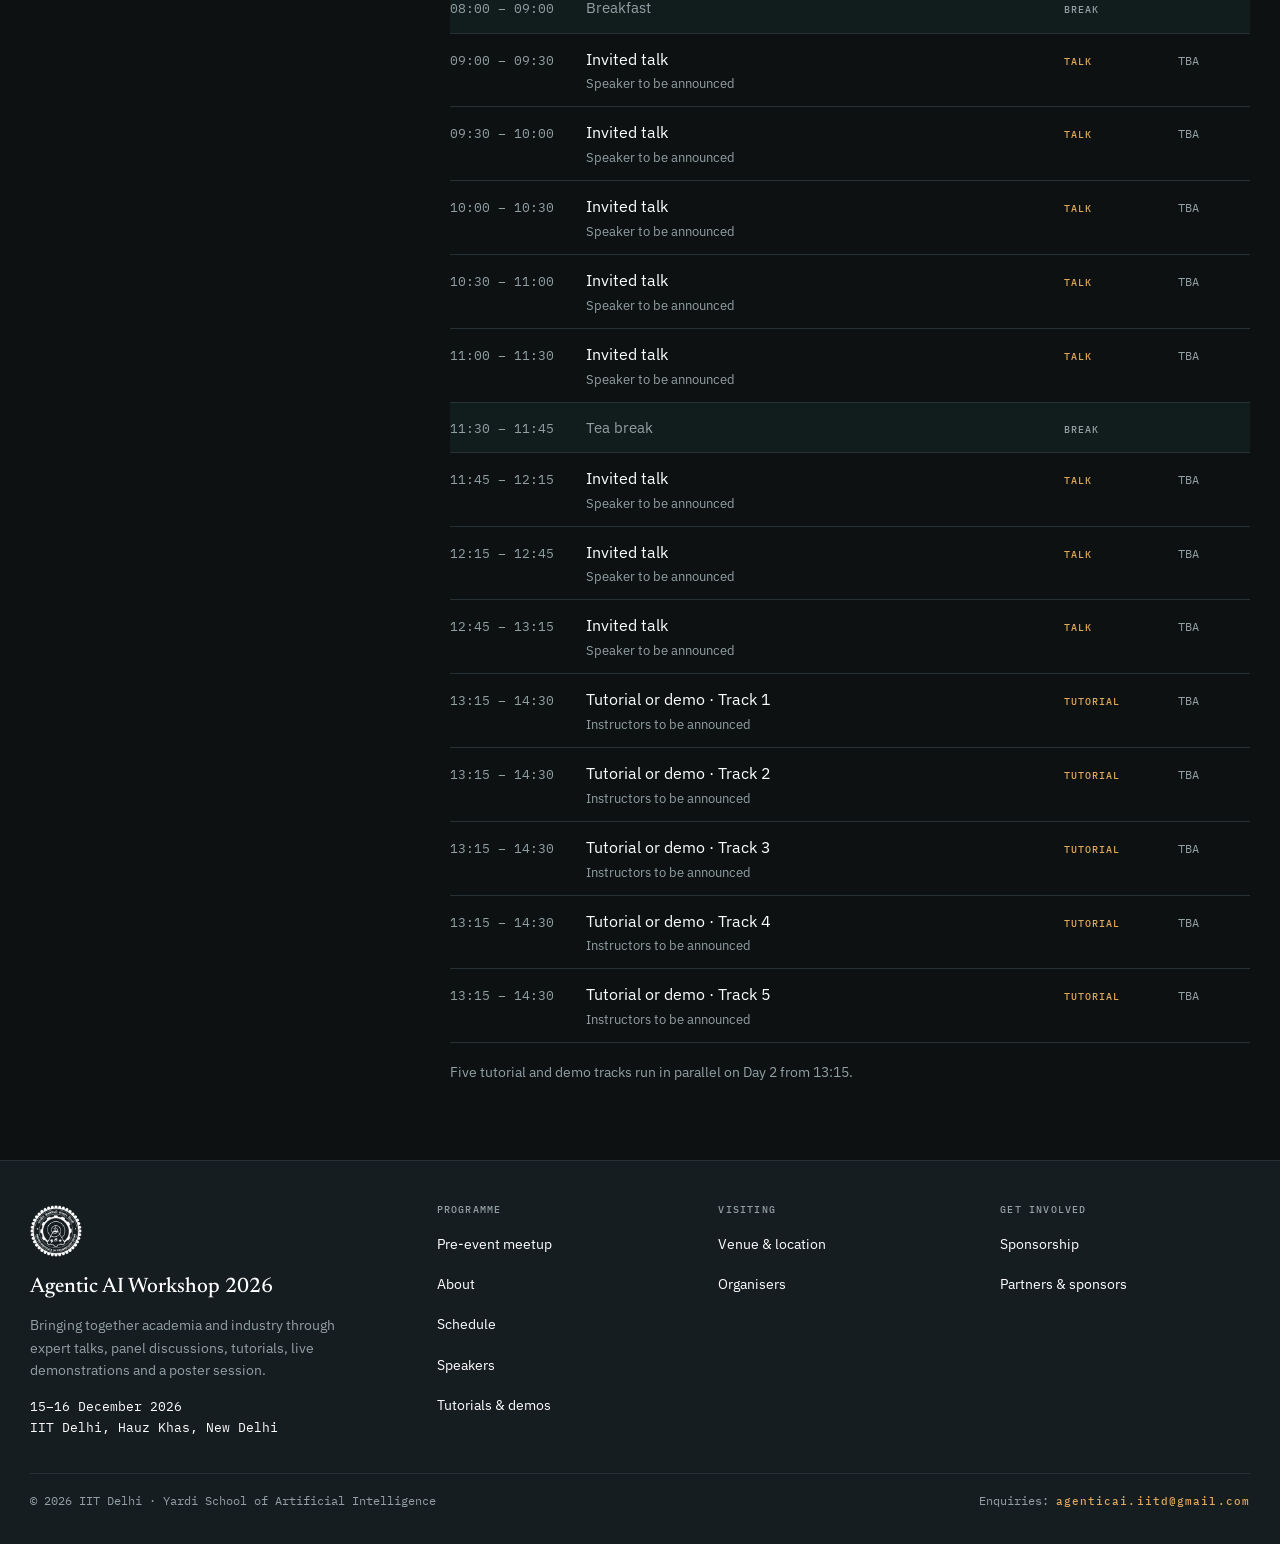
<file: static/programme.html>
<!doctype html>
<html lang="en" data-theme="dark">

<head>
  <meta charset="utf-8">
  <meta name="viewport" content="width=device-width, initial-scale=1, viewport-fit=cover">
  <title>Programme &middot; Agentic AI Workshop 2026</title>
  <link rel="preconnect" href="https://fonts.gstatic.com" crossorigin>
  <link rel="stylesheet"
    href="https://fonts.googleapis.com/css2?family=Newsreader:ital,opsz,wght@0,6..72,400;0,6..72,500;0,6..72,600;1,6..72,400&family=IBM+Plex+Mono:wght@400;500&family=IBM+Plex+Sans:wght@400;500;600&display=swap">
  <link rel="stylesheet" href="styles.css?v=13">
  <script>try { localStorage.removeItem("aaiw-theme"); } catch (e) { } document.documentElement.setAttribute("data-theme", "dark");</script>
</head>

<body>

  <header class="site-head">
    <div class="head-in">
      <a class="mark" href="index.html" aria-label="IIT Delhi &middot; ScAI Home">
        <img class="crest crest-red" src="photos/iitd-crest-red.png" alt="IIT Delhi" width="160" height="160">
        <img class="crest crest-white" src="photos/iitd-crest-white.png" alt="IIT Delhi" width="160" height="160">
        <span class="mark-divider" aria-hidden="true"></span>
        <img class="scai-logo" src="photos/scai-logo.png"
          alt="Yardi School of Artificial Intelligence, Indian Institute of Technology Delhi" width="520" height="38">
      </a>
      <div class="nav-group">
                        <nav class="nav" id="nav" aria-label="Pages">
          <a href="pre-event.html" class="nav-pre-event">Pre-Event</a>
          <a href="index.html">Home</a>
          <a href="about.html">About</a>
          <a href="programme.html" aria-current="page">Programme</a>
          <a href="speakers.html">Speakers</a>
          <a href="tutorials.html">Tutorials</a>
          <a href="organisers.html">Organisers</a>
          <a href="sponsorship.html">Sponsorship</a>
        </nav>
        <button class="menu-btn" id="menuBtn" type="button" aria-expanded="false" aria-controls="nav"
          aria-label="Toggle navigation menu">
          <span class="menu-icon" aria-hidden="true"><span></span><span></span><span></span></span>
          <span class="menu-btn-text">Menu</span>
        </button>
      </div>
    </div>
  </header>

  <main>
    <section class="page-head">
      <div class="wrap">
        <!-- <p class="crumb"><a href="index.html">Home</a> &rarr; Programme</p> -->
        <!-- <p class="eyebrow" style="margin-top:16px">Programme</p> -->
        <h1>Programme Summary</h1>
        <p class="lede">Join us on 15&ndash;16 December 2026 at IIT Delhi for two days of insightful discussions, expert
          talks, and exploration of the future of Agentic AI.</p>
      </div>
    </section>

    <section class="band">
      <div class="wrap band-grid">
        <div class="band-head">
          <p class="eyebrow">Schedule</p>
          <!-- <h2>Hour by hour</h2> -->
          <!-- <p>Session titles, rooms and speakers appear here as they are confirmed.</p> -->
        </div>
        <div>
          <h3 class="day-title">Day 1 &middot; Tuesday, 15 December</h3>
          <p class="day-sub">09:00 &ndash; 21:30 IST</p>
          <div class="sched">
            <div class="sched-row is-flag">
              <div class="t">09:00 &ndash; 10:00</div>
              <div class="s">Inauguration</div>
              <div class="k">Session</div>
              <div class="r">TBA</div>
            </div>
            <div class="sched-row">
              <div class="t">10:00 &ndash; 10:30</div>
              <div class="s">Invited talk<small>Speaker to be announced</small></div>
              <div class="k">Talk</div>
              <div class="r">TBA</div>
            </div>
            <div class="sched-row">
              <div class="t">10:30 &ndash; 11:00</div>
              <div class="s">Invited talk<small>Speaker to be announced</small></div>
              <div class="k">Talk</div>
              <div class="r">TBA</div>
            </div>
            <div class="sched-row">
              <div class="t">11:00 &ndash; 11:30</div>
              <div class="s">Invited talk<small>Speaker to be announced</small></div>
              <div class="k">Talk</div>
              <div class="r">TBA</div>
            </div>
            <div class="sched-row is-break">
              <div class="t">11:30 &ndash; 11:45</div>
              <div class="s">Tea break</div>
              <div class="k">Break</div>
              <div class="r"></div>
            </div>
            <div class="sched-row">
              <div class="t">11:45 &ndash; 12:15</div>
              <div class="s">Invited talk<small>Speaker to be announced</small></div>
              <div class="k">Talk</div>
              <div class="r">TBA</div>
            </div>
            <div class="sched-row">
              <div class="t">12:15 &ndash; 12:45</div>
              <div class="s">Invited talk<small>Speaker to be announced</small></div>
              <div class="k">Talk</div>
              <div class="r">TBA</div>
            </div>
            <div class="sched-row">
              <div class="t">12:45 &ndash; 13:15</div>
              <div class="s">Invited talk<small>Speaker to be announced</small></div>
              <div class="k">Talk</div>
              <div class="r">TBA</div>
            </div>
            <div class="sched-row is-break">
              <div class="t">13:15 &ndash; 15:00</div>
              <div class="s">Lunch &amp; poster session</div>
              <div class="k">Break</div>
              <div class="r"></div>
            </div>
            <div class="sched-row is-flag">
              <div class="t">15:00 &ndash; 16:30</div>
              <div class="s">Panel discussion 1<small>Panelists to be announced</small></div>
              <div class="k">Panel</div>
              <div class="r">TBA</div>
            </div>
            <div class="sched-row">
              <div class="t">16:30 &ndash; 17:00</div>
              <div class="s">Invited talk<small>Speaker to be announced</small></div>
              <div class="k">Talk</div>
              <div class="r">TBA</div>
            </div>
            <div class="sched-row">
              <div class="t">17:00 &ndash; 17:30</div>
              <div class="s">Invited talk<small>Speaker to be announced</small></div>
              <div class="k">Talk</div>
              <div class="r">TBA</div>
            </div>
            <div class="sched-row">
              <div class="t">17:30 &ndash; 18:00</div>
              <div class="s">Invited talk<small>Speaker to be announced</small></div>
              <div class="k">Talk</div>
              <div class="r">TBA</div>
            </div>
            <div class="sched-row is-flag">
              <div class="t">18:00 &ndash; 19:30</div>
              <div class="s">Panel discussion 2<small>Five or six panelists, to be announced</small></div>
              <div class="k">Panel</div>
              <div class="r">TBA</div>
            </div>
            <div class="sched-row is-break">
              <div class="t">19:30 &ndash; 21:30</div>
              <div class="s">Networking dinner</div>
              <div class="k">Break</div>
              <div class="r"></div>
            </div>
          </div>
          <h3 class="day-title">Day 2 &middot; Wednesday, 16 December</h3>
          <p class="day-sub">08:00 &ndash; 14:30 IST &middot; afternoon sessions to be announced</p>
          <div class="sched">
            <div class="sched-row is-break">
              <div class="t">08:00 &ndash; 09:00</div>
              <div class="s">Breakfast</div>
              <div class="k">Break</div>
              <div class="r"></div>
            </div>
            <div class="sched-row">
              <div class="t">09:00 &ndash; 09:30</div>
              <div class="s">Invited talk<small>Speaker to be announced</small></div>
              <div class="k">Talk</div>
              <div class="r">TBA</div>
            </div>
            <div class="sched-row">
              <div class="t">09:30 &ndash; 10:00</div>
              <div class="s">Invited talk<small>Speaker to be announced</small></div>
              <div class="k">Talk</div>
              <div class="r">TBA</div>
            </div>
            <div class="sched-row">
              <div class="t">10:00 &ndash; 10:30</div>
              <div class="s">Invited talk<small>Speaker to be announced</small></div>
              <div class="k">Talk</div>
              <div class="r">TBA</div>
            </div>
            <div class="sched-row">
              <div class="t">10:30 &ndash; 11:00</div>
              <div class="s">Invited talk<small>Speaker to be announced</small></div>
              <div class="k">Talk</div>
              <div class="r">TBA</div>
            </div>
            <div class="sched-row">
              <div class="t">11:00 &ndash; 11:30</div>
              <div class="s">Invited talk<small>Speaker to be announced</small></div>
              <div class="k">Talk</div>
              <div class="r">TBA</div>
            </div>
            <div class="sched-row is-break">
              <div class="t">11:30 &ndash; 11:45</div>
              <div class="s">Tea break</div>
              <div class="k">Break</div>
              <div class="r"></div>
            </div>
            <div class="sched-row">
              <div class="t">11:45 &ndash; 12:15</div>
              <div class="s">Invited talk<small>Speaker to be announced</small></div>
              <div class="k">Talk</div>
              <div class="r">TBA</div>
            </div>
            <div class="sched-row">
              <div class="t">12:15 &ndash; 12:45</div>
              <div class="s">Invited talk<small>Speaker to be announced</small></div>
              <div class="k">Talk</div>
              <div class="r">TBA</div>
            </div>
            <div class="sched-row">
              <div class="t">12:45 &ndash; 13:15</div>
              <div class="s">Invited talk<small>Speaker to be announced</small></div>
              <div class="k">Talk</div>
              <div class="r">TBA</div>
            </div>
            <div class="sched-row">
              <div class="t">13:15 &ndash; 14:30</div>
              <div class="s">Tutorial or demo &middot; Track 1<small>Instructors to be announced</small></div>
              <div class="k">Tutorial</div>
              <div class="r">TBA</div>
            </div>
            <div class="sched-row">
              <div class="t">13:15 &ndash; 14:30</div>
              <div class="s">Tutorial or demo &middot; Track 2<small>Instructors to be announced</small></div>
              <div class="k">Tutorial</div>
              <div class="r">TBA</div>
            </div>
            <div class="sched-row">
              <div class="t">13:15 &ndash; 14:30</div>
              <div class="s">Tutorial or demo &middot; Track 3<small>Instructors to be announced</small></div>
              <div class="k">Tutorial</div>
              <div class="r">TBA</div>
            </div>
            <div class="sched-row">
              <div class="t">13:15 &ndash; 14:30</div>
              <div class="s">Tutorial or demo &middot; Track 4<small>Instructors to be announced</small></div>
              <div class="k">Tutorial</div>
              <div class="r">TBA</div>
            </div>
            <div class="sched-row">
              <div class="t">13:15 &ndash; 14:30</div>
              <div class="s">Tutorial or demo &middot; Track 5<small>Instructors to be announced</small></div>
              <div class="k">Tutorial</div>
              <div class="r">TBA</div>
            </div>
          </div>
          <p class="note">Five tutorial and demo tracks run in parallel on Day 2 from 13:15.</p>
        </div>
      </div>
    </section>

    <!-- <section class="band alt">
      <div class="wrap band-grid">
        <div class="band-head">
          <p class="eyebrow">Formats</p>
          <h2>Six kinds of session</h2>
          <p>Six kinds of session run across the two days.</p>
        </div>
        <div>
          <div class="formats" style="border-top:0;padding-top:0;margin-top:0">
            <div>
              <h4>Keynote</h4>
              <p>Big-picture talks from leading voices in agentic AI.</p>
            </div>
            <div>
              <h4>Talk</h4>
              <p>Research and industry talks on agents at work.</p>
            </div>
            <div>
              <h4>Panel</h4>
              <p>Academia and industry on where agents are heading.</p>
            </div>
            <div>
              <h4>Tutorial</h4>
              <p>Hands-on sessions where you build and run agents yourself. Bring a laptop.</p>
            </div>
            <div>
              <h4>Demo</h4>
              <p>Live agents working on real problems, from labs and companies.</p>
            </div>
          </div>
        </div>
      </div>
    </section>

    <section class="band" id="kiosks">
      <div class="wrap band-grid">
        <div class="band-head">
          <p class="eyebrow">Kiosks</p>
          <h2>Meet the companies building agents</h2>
          <p>Industry kiosks run alongside the sessions on both days.</p>
        </div>
        <div>
          <div class="prose">
            <p>Kiosks give companies and startups a space to showcase agentic AI products, research prototypes and
              career opportunities to a highly engaged audience.</p>
          </div>
          <div class="soon" style="margin-top:22px">
            <h3>Exhibitor line-up coming soon</h3>
            <p>Participating companies and the agentic technology they showcase will be listed here.</p>
            <p style="margin-top:14px"><a class="btn btn-ghost btn-sm" href="partners.html">Exhibit with us</a></p>
          </div>
        </div>
      </div>
    </section>

    <section class="band alt">
      <div class="wrap band-grid">
        <div class="band-head">
          <p class="eyebrow">Plan your visit</p>
          <h2>Before you set off</h2>
          <p>Everything needed for the trip.</p>
        </div>
        <div>
          <div class="cards">
            <a href="about.html#venue">
              <h4>Venue &amp; location</h4>
              <p>Maps, directions from the airport and stations, and places to stay.</p>
            </a>
            <a href="tutorials.html">
              <h4>Tutorials &amp; demos</h4>
              <p>Levels, prerequisites and materials for the hands-on sessions.</p>
            </a>
            <a href="speakers.html">
              <h4>Speakers</h4>
              <p>Who is speaking, their talks and the panels.</p>
            </a>
          </div>
        </div>
      </div>
    </section> -->
  </main>

  <footer class="foot">
    <div class="wrap">
      <div class="foot-grid">
        <div>
          <img class="crest crest-red foot-crest" src="photos/iitd-crest-red.png"
            alt="Indian Institute of Technology Delhi" width="160" height="160">
          <img class="crest crest-white foot-crest" src="photos/iitd-crest-white.png"
            alt="Indian Institute of Technology Delhi" width="160" height="160">
          <div class="brand">Agentic AI Workshop 2026</div>
          <p>Bringing together academia and industry through expert talks, panel discussions, tutorials, live
            demonstrations and a poster session.</p>
          <p class="mono" style="margin-top:16px;font-size:13px">15&ndash;16 December 2026<br>IIT Delhi, Hauz Khas, New
            Delhi</p>
        </div>
        <div>
          <h4>Programme</h4>
          <ul>
            <li><a href="pre-event.html">Pre-event meetup</a></li>
            <li><a href="about.html">About</a></li>
            <li><a href="programme.html">Schedule</a></li>
            <li><a href="speakers.html">Speakers</a></li>
            <li><a href="tutorials.html">Tutorials &amp; demos</a></li>
          </ul>
        </div>
        <div>
          <h4>Visiting</h4>
          <ul>
            <li><a href="about.html#venue">Venue &amp; location</a></li>
            <li><a href="organisers.html">Organisers</a></li>
          </ul>
        </div>
        <div>
          <h4>Get involved</h4>
          <ul>
            <li><a href="sponsorship.html">Sponsorship</a></li>
            <li><a href="partners.html">Partners &amp; sponsors</a></li>
          </ul>
        </div>
      </div>
      <div class="colophon">
        <span>&copy; 2026 IIT Delhi &middot; Yardi School of Artificial Intelligence</span>
        <span>Enquiries: <span class="tba" data-contact>agenticai.iitd@gmail.com</span></span>
      </div>
    </div>
  </footer>
  <script src="config.js"></script>
  <script src="site.js?v=8"></script>
</body>

</html>
</file>
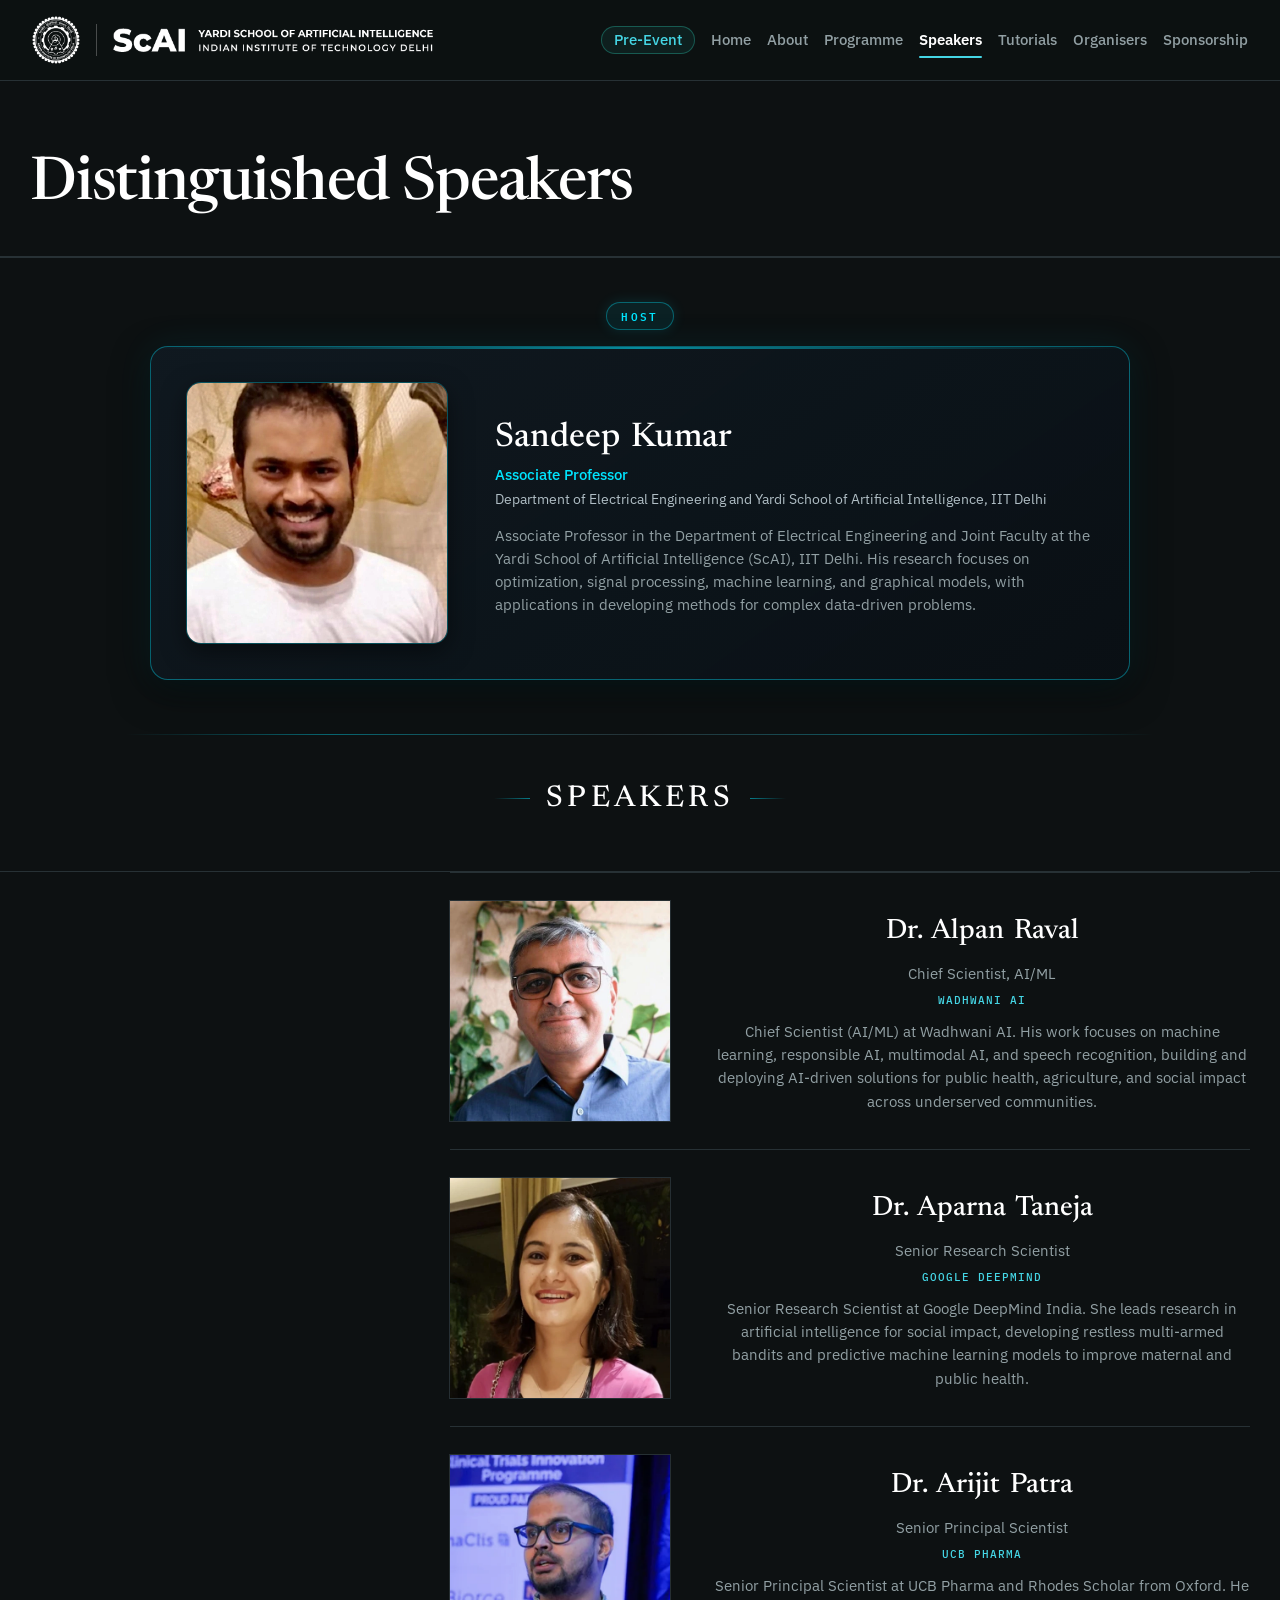
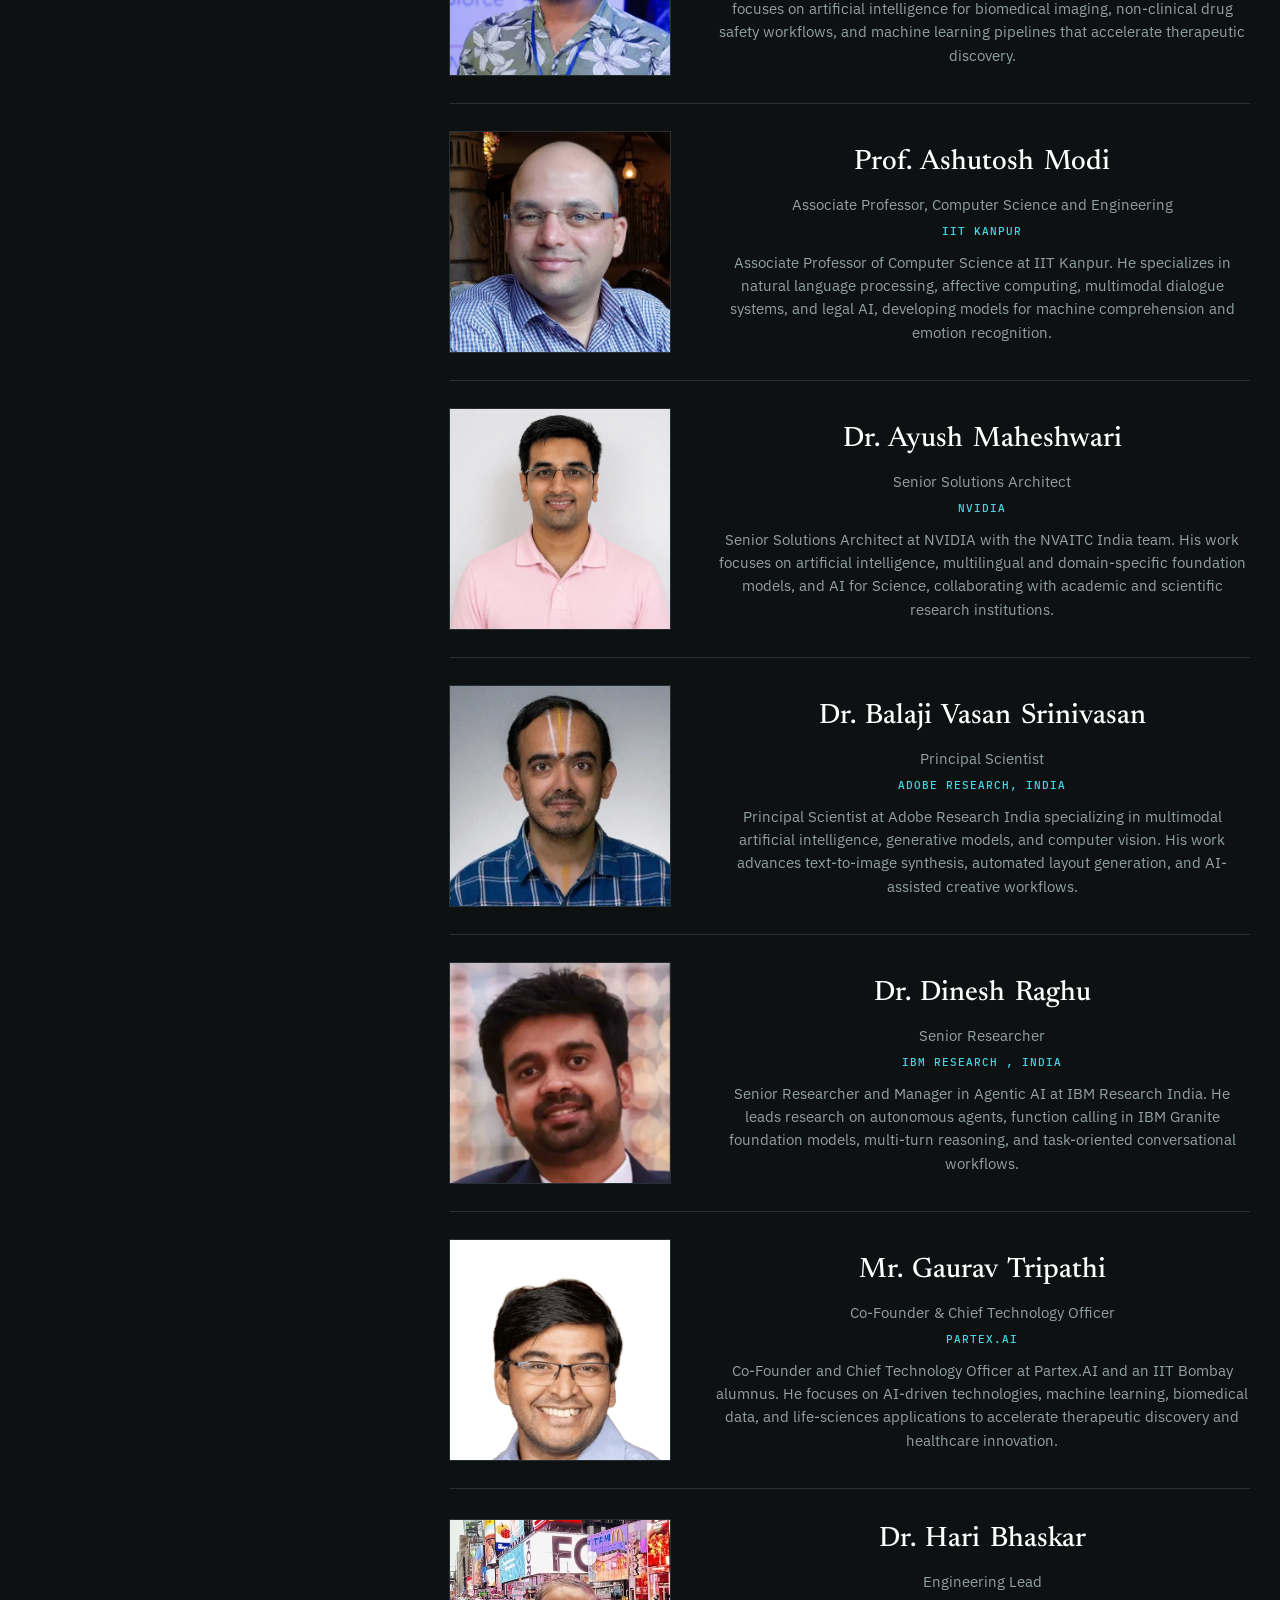
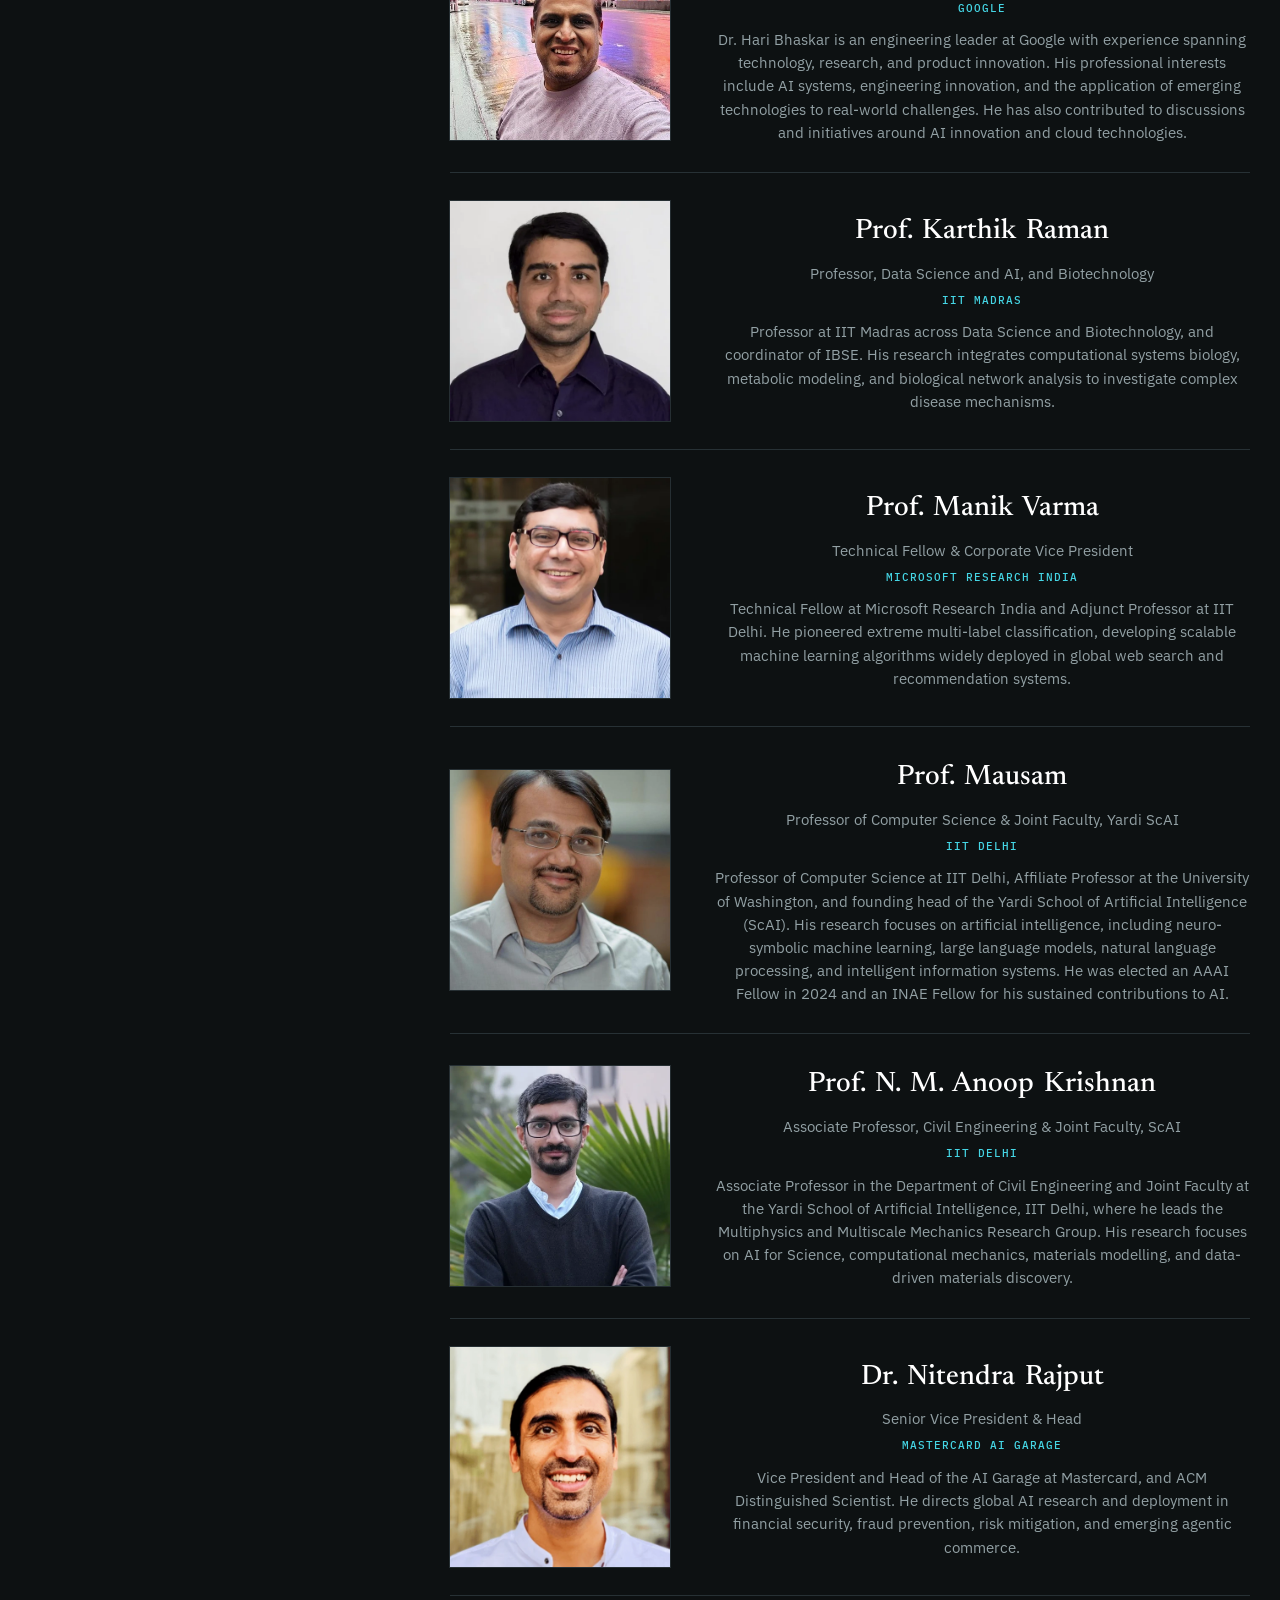
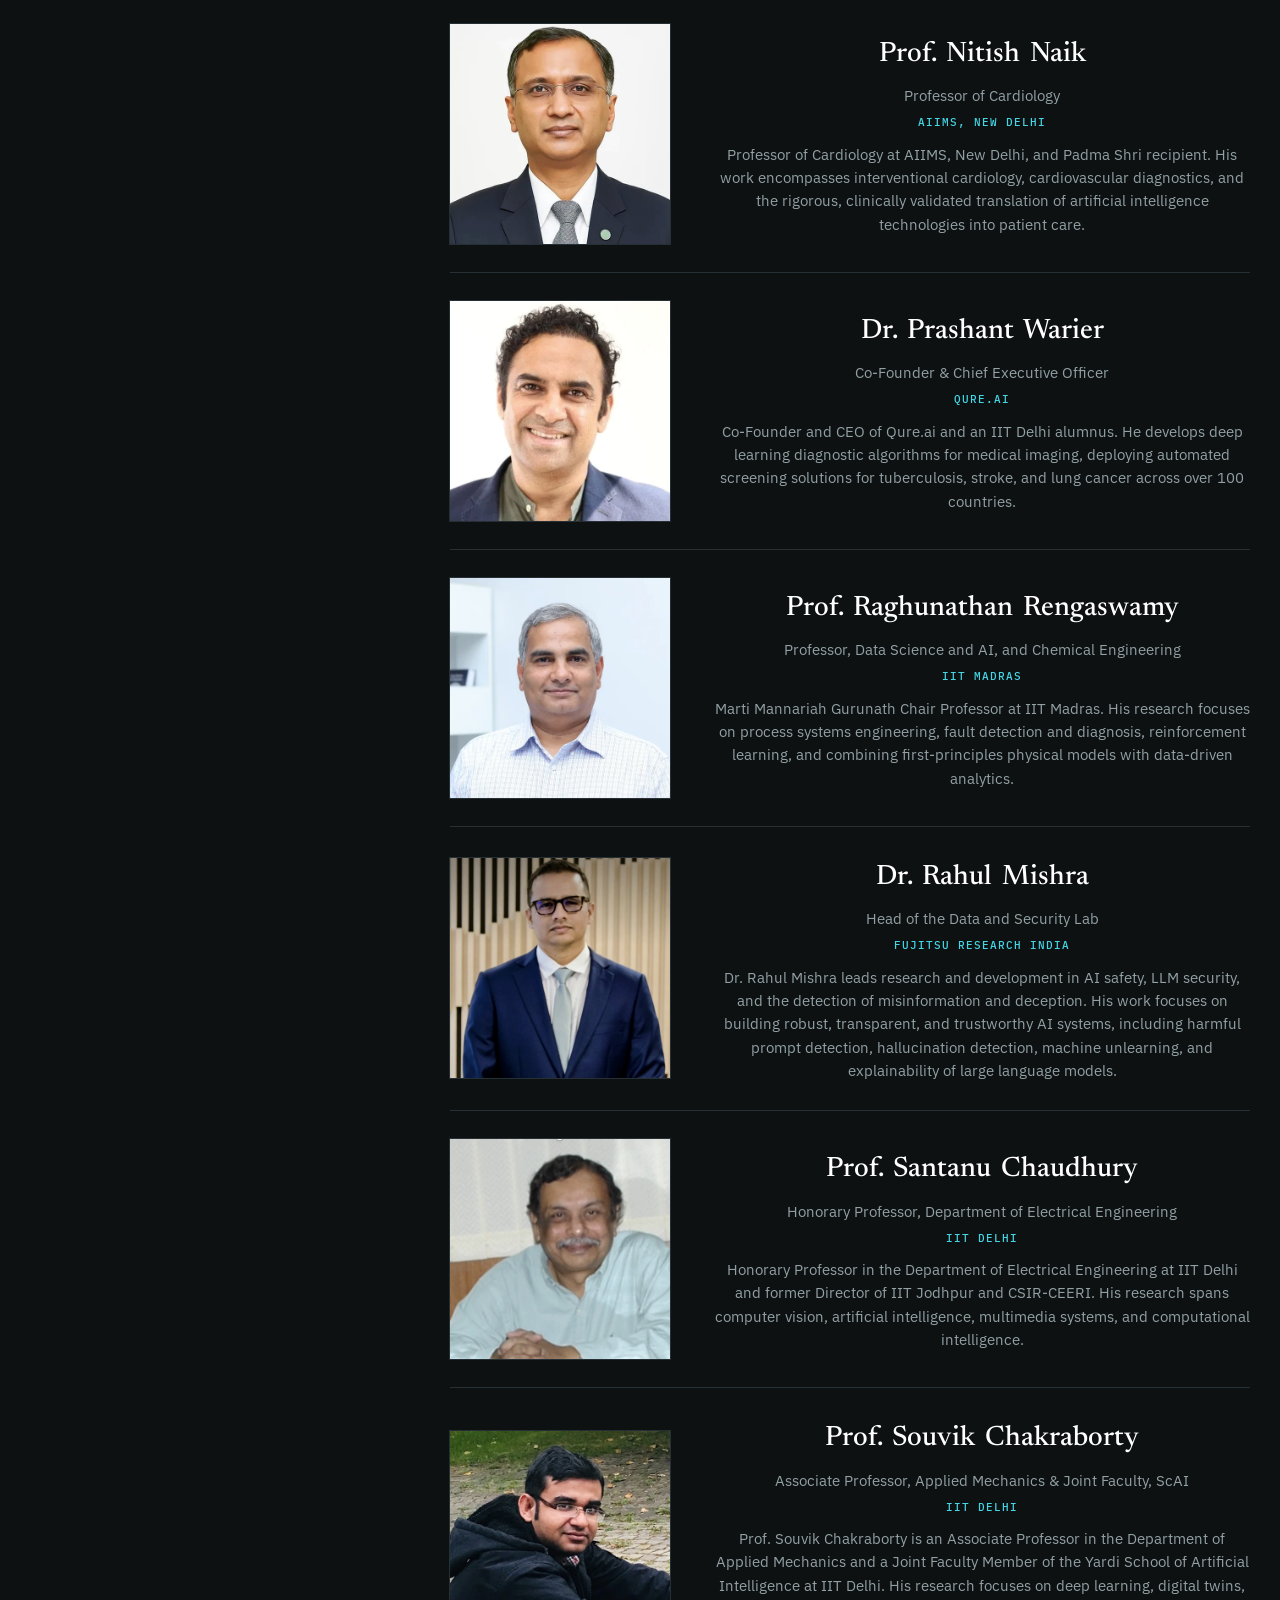
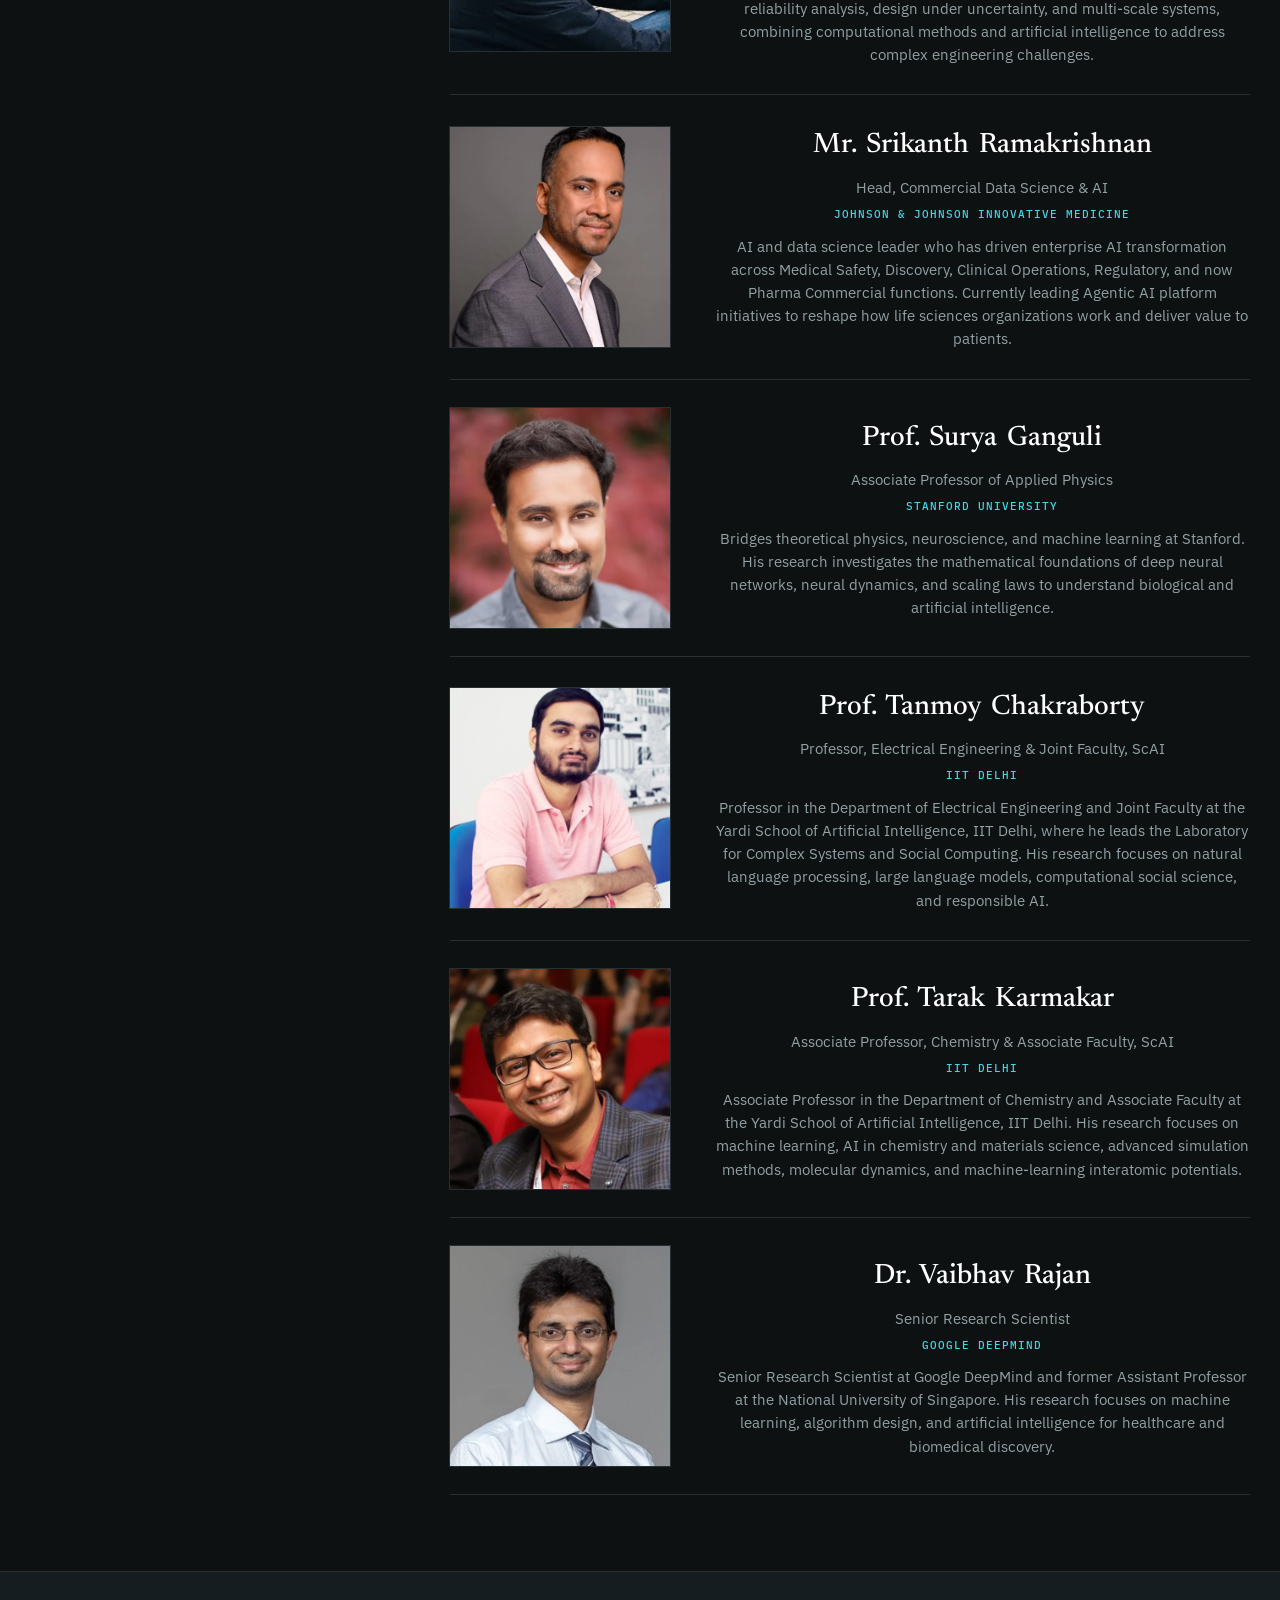
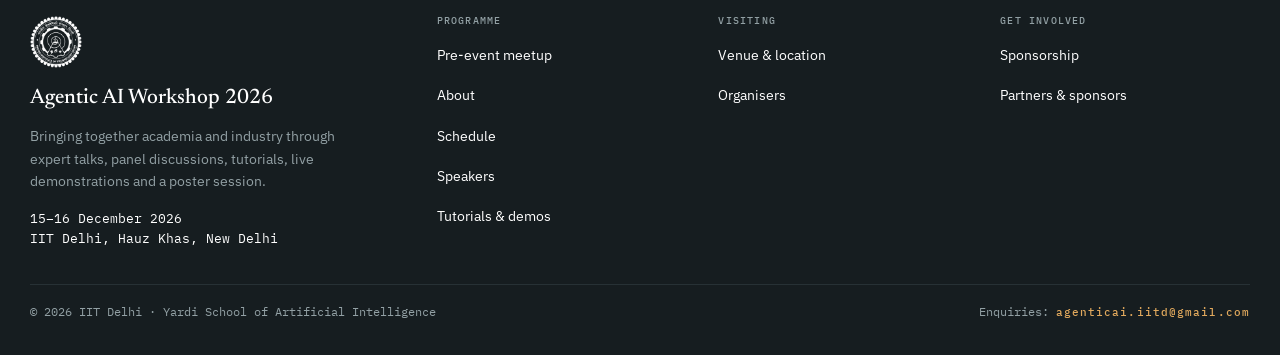
<file: static/speakers.html>
<!doctype html>
<html lang="en" data-theme="dark">

<head>
  <meta charset="utf-8">
  <meta name="viewport" content="width=device-width, initial-scale=1, viewport-fit=cover">
  <title>Speakers & Panels &middot; Agentic AI Workshop 2026</title>
  <link rel="preconnect" href="https://fonts.gstatic.com" crossorigin>
  <link rel="stylesheet"
    href="https://fonts.googleapis.com/css2?family=Newsreader:ital,opsz,wght@0,6..72,400;0,6..72,500;0,6..72,600;1,6..72,400&family=IBM+Plex+Mono:wght@400;500&family=IBM+Plex+Sans:wght@400;500;600&display=swap">
  <link rel="stylesheet" href="styles.css?v=14">
  <script>try { localStorage.removeItem("aaiw-theme"); } catch (e) { } document.documentElement.setAttribute("data-theme", "dark");</script>
</head>

<body>

  <header class="site-head">
    <div class="head-in">
      <a class="mark" href="index.html" aria-label="IIT Delhi &middot; ScAI Home">
        <img class="crest crest-red" src="photos/iitd-crest-red.png" alt="IIT Delhi" width="160" height="160">
        <img class="crest crest-white" src="photos/iitd-crest-white.png" alt="IIT Delhi" width="160" height="160">
        <span class="mark-divider" aria-hidden="true"></span>
        <img class="scai-logo" src="photos/scai-logo.png"
          alt="Yardi School of Artificial Intelligence, Indian Institute of Technology Delhi" width="520" height="38">
      </a>
      <div class="nav-group">
        <nav class="nav" id="nav" aria-label="Pages">
          <a href="pre-event.html" class="nav-pre-event">Pre-Event</a>
          <a href="index.html">Home</a>
          <a href="about.html">About</a>
          <a href="programme.html">Programme</a>
          <a href="speakers.html" aria-current="page">Speakers</a>
          <a href="tutorials.html">Tutorials</a>
          <a href="organisers.html">Organisers</a>
          <a href="sponsorship.html">Sponsorship</a>
        </nav>
        <button class="menu-btn" id="menuBtn" type="button" aria-expanded="false" aria-controls="nav"
          aria-label="Toggle navigation menu">
          <span class="menu-icon" aria-hidden="true"><span></span><span></span><span></span></span>
          <span class="menu-btn-text">Menu</span>
        </button>
      </div>
    </div>
  </header>

  <main>
    <section class="page-head">
      <div class="wrap">
        <!-- <p class="crumb"><a href="index.html">Home</a> &rarr; Speakers</p>
        <p class="eyebrow" style="margin-top:16px">Speakers</p> -->
        <h1>Distinguished Speakers</h1>
        <!-- <p class="lede">Eleven researchers, practitioners and founders building agentic AI across universities, -->
      </div>
    </section>

    <!-- DEDICATED HOST SECTION -->
    <section class="band host-section-band">
      <div class="wrap">
        <div class="host-section-top">
          <span class="host-section-label">HOST</span>
        </div>

        <div class="host-card-container">
          <article class="host-card">
            <div class="host-photo">
              <img src="photos/sandeep.webp" alt="Sandeep Kumar" width="520" height="520" loading="eager">
            </div>
            <div class="host-info">
              <div class="host-badge-wrapper">
                <!-- <span class="host-badge"><span class="host-badge-dot"></span> HOST</span> -->
              </div>
              <h2 class="host-name">Sandeep Kumar</h2>
              <p class="host-role">Associate Professor</p>
              <p class="host-affil">Department of Electrical Engineering and Yardi School of Artificial Intelligence,
                IIT Delhi</p>
              <p class="host-bio">Associate Professor in the Department of Electrical Engineering and Joint Faculty at
                the Yardi School of Artificial Intelligence (ScAI), IIT Delhi. His research focuses on optimization,
                signal processing, machine learning, and graphical models, with applications in developing methods for
                complex data-driven problems.</p>
            </div>
          </article>
        </div>

        <!-- HORIZONTAL DIVIDER -->
        <div class="host-divider-wrap">
          <hr class="host-divider">
        </div>

        <!-- SPEAKERS HEADING -->
        <div class="speakers-section-head">
          <h2 class="speakers-section-title">SPEAKERS</h2>
        </div>
      </div>
    </section>

    <section class="band speakers-list-band">
      <div class="wrap band-grid">
        <div class="band-head">
          <!-- <p class="eyebrow">Profiles</p> -->
          <!-- <h2>Who is speaking</h2> -->
          <!-- <p>Each profile fills in as speakers send their talk titles and biographies.</p> -->
        </div>
        <div>
          <div class="bios">
            <article class="bio">
              <div class="bio-photo"><img src="photos/alpan.webp" alt="Dr. Alpan Raval" width="520" height="520"
                  loading="lazy"></div>
              <div class="bio-text">
                <h3>Dr. Alpan Raval</h3>
                <p class="role">Chief Scientist, AI/ML</p>
                <p class="org">Wadhwani AI</p>
                <p class="bio-copy">Chief Scientist (AI/ML) at Wadhwani AI. His work focuses on machine learning,
                  responsible AI, multimodal AI, and speech recognition, building and deploying AI-driven solutions for
                  public health, agriculture, and social impact across underserved communities.</p>
              </div>
            </article>
            <article class="bio">
              <div class="bio-photo"><img src="photos/aparna.webp" alt="Aparna Taneja" width="520" height="520"
                  loading="lazy"></div>
              <div class="bio-text">
                <h3>Dr. Aparna Taneja</h3>
                <p class="role">Senior Research Scientist</p>
                <p class="org">Google DeepMind</p>
                <p class="bio-copy">Senior Research Scientist at Google DeepMind India. She leads research in artificial
                  intelligence for social impact, developing restless multi-armed bandits and predictive machine
                  learning models to improve maternal and public health.</p>
              </div>
            </article>
            <article class="bio">
              <div class="bio-photo"><img src="photos/patra.webp" alt="Dr. Arijit Patra" width="520" height="520"
                  loading="lazy"></div>
              <div class="bio-text">
                <h3>Dr. Arijit Patra</h3>
                <p class="role">Senior Principal Scientist</p>
                <p class="org">UCB Pharma</p>
                <!-- <div class="orbit-tags"><span class="track">Healthcare</span></div> -->
                <p class="bio-copy">Senior Principal Scientist at UCB Pharma and Rhodes Scholar from Oxford. He focuses
                  on artificial intelligence for biomedical imaging, non-clinical drug safety workflows, and machine
                  learning pipelines that accelerate therapeutic discovery.</p>
              </div>
            </article>
            <article class="bio">
              <div class="bio-photo"><img src="photos/ashutosh.webp" alt="Prof. Ashutosh Modi" width="520" height="520"
                  loading="lazy"></div>
              <div class="bio-text">
                <h3>Prof. Ashutosh Modi</h3>
                <p class="role">Associate Professor, Computer Science and Engineering</p>
                <p class="org">IIT Kanpur</p>
                <p class="bio-copy">Associate Professor of Computer Science at IIT Kanpur. He specializes in natural
                  language processing, affective computing, multimodal dialogue systems, and legal AI, developing models
                  for machine comprehension and emotion recognition.</p>
              </div>
            </article>
            <article class="bio">
              <div class="bio-photo"><img src="photos/ayush.webp" alt="Ayush Maheshwari" width="520" height="520"
                  loading="lazy"></div>
              <div class="bio-text">
                <h3>Dr. Ayush Maheshwari</h3>
                <p class="role">Senior Solutions Architect</p>
                <p class="org">NVIDIA</p>
                <p class="bio-copy">Senior Solutions Architect at NVIDIA with the NVAITC India team. His work focuses on
                  artificial intelligence, multilingual and domain-specific foundation models, and AI for Science,
                  collaborating with academic and scientific research institutions.</p>
              </div>
            </article>
            <article class="bio">
              <div class="bio-photo"><img src="photos/balaji.webp" alt="Dr. Balaji Vasan Srinivasan" width="520"
                  height="520" loading="lazy"></div>
              <div class="bio-text">
                <h3>Dr. Balaji Vasan Srinivasan</h3>
                <p class="role">Principal Scientist</p>
                <p class="org">Adobe Research, India</p>
                <!-- <div class="orbit-tags"><span class="track">Enterprise</span></div> -->
                <p class="bio-copy">Principal Scientist at Adobe Research India specializing in multimodal artificial
                  intelligence, generative models, and computer vision. His work advances text-to-image synthesis,
                  automated layout generation, and AI-assisted creative workflows.</p>
              </div>
            </article>
            <article class="bio">
              <div class="bio-photo"><img src="photos/dinesh.webp" alt="Dinesh Raghu" width="520" height="520"
                  loading="lazy"></div>
              <div class="bio-text">
                <h3>Dr. Dinesh Raghu</h3>
                <p class="role">Senior Researcher</p>
                <p class="org">IBM Research , India</p>
                <p class="bio-copy">Senior Researcher and Manager in Agentic AI at IBM Research India. He leads research
                  on autonomous agents, function calling in IBM Granite foundation models, multi-turn reasoning, and
                  task-oriented conversational workflows.</p>
              </div>
            </article>
            <article class="bio">
              <div class="bio-photo"><img src="photos/gaurav.webp" alt="Mr. Gaurav Tripathi" width="520" height="520"
                  loading="lazy"></div>
              <div class="bio-text">
                <h3>Mr. Gaurav Tripathi</h3>
                <p class="role">Co-Founder &amp; Chief Technology Officer</p>
                <p class="org">Partex.AI</p>
                <p class="bio-copy">Co-Founder and Chief Technology Officer at Partex.AI and an IIT Bombay alumnus. He
                  focuses on AI-driven technologies, machine learning, biomedical data, and life-sciences applications
                  to accelerate therapeutic discovery and healthcare innovation.</p>
              </div>
            </article>
            <article class="bio">
              <!-- Speaker: Dr. Hari Bhaskar · Google · https://in.linkedin.com/in/haribhaskar -->
              <div class="bio-photo"><img src="photos/haribhaskar.webp" alt="Dr. Hari Bhaskar" width="520" height="520"
                  loading="lazy"></div>
              <div class="bio-text">
                <h3>Dr. Hari Bhaskar</h3>
                <p class="role">Engineering Lead</p>
                <p class="org">Google</p>
                <p class="bio-copy">Dr. Hari Bhaskar is an engineering leader at Google with experience spanning
                  technology, research, and product innovation. His professional interests include AI systems,
                  engineering innovation, and the application of emerging technologies to real-world challenges. He has
                  also contributed to discussions and initiatives around AI innovation and cloud technologies.</p>
              </div>
            </article>
            <article class="bio">
              <div class="bio-photo"><img src="photos/kartik.webp" alt="Prof. Karthik Raman" width="520" height="520"
                  loading="lazy"></div>
              <div class="bio-text">
                <h3>Prof. Karthik Raman</h3>
                <p class="role">Professor, Data Science and AI, and Biotechnology</p>
                <p class="org">IIT Madras</p>
                <!-- <div class="orbit-tags"><span class="track">Scientific Discovery</span></div> -->
                <p class="bio-copy">Professor at IIT Madras across Data Science and Biotechnology, and coordinator of
                  IBSE. His research integrates computational systems biology, metabolic modeling, and biological
                  network analysis to investigate complex disease mechanisms.</p>
              </div>
            </article>
            <article class="bio">
              <div class="bio-photo"><img src="photos/manik.webp" alt="Prof. Manik Varma" width="520" height="520"
                  loading="lazy"></div>
              <div class="bio-text">
                <h3>Prof. Manik Varma</h3>
                <p class="role">Technical Fellow &amp; Corporate Vice President</p>
                <p class="org">Microsoft Research India</p>
                <p class="bio-copy">Technical Fellow at Microsoft Research India and Adjunct Professor at IIT Delhi. He
                  pioneered extreme multi-label classification, developing scalable machine learning algorithms widely
                  deployed in global web search and recommendation systems.</p>
              </div>
            </article>
            <article class="bio">
              <div class="bio-photo"><img src="photos/mausam.webp" alt="Prof. Mausam" width="520" height="520"
                  loading="lazy"></div>
              <div class="bio-text">
                <h3>Prof. Mausam</h3>
                <p class="role">Professor of Computer Science &amp; Joint Faculty, Yardi ScAI</p>
                <p class="org">IIT Delhi</p>
                <p class="bio-copy">Professor of Computer Science at IIT Delhi, Affiliate Professor at the University of
                  Washington, and founding head of the Yardi School of Artificial Intelligence (ScAI). His research
                  focuses on artificial intelligence, including neuro-symbolic machine learning, large language models,
                  natural language processing, and intelligent information systems. He was elected an AAAI Fellow in
                  2024 and an INAE Fellow for his sustained contributions to AI.</p>
              </div>
            </article>
            <article class="bio">
              <div class="bio-photo"><img src="photos/anoop.webp" alt="Prof. N. M. Anoop Krishnan" width="520"
                  height="520" loading="lazy"></div>
              <div class="bio-text">
                <h3>Prof. N. M. Anoop Krishnan</h3>
                <p class="role">Associate Professor, Civil Engineering &amp; Joint Faculty, ScAI</p>
                <p class="org">IIT Delhi</p>
                <p class="bio-copy">Associate Professor in the Department of Civil Engineering and Joint Faculty at the
                  Yardi School of Artificial Intelligence, IIT Delhi, where he leads the Multiphysics and Multiscale
                  Mechanics Research Group. His research focuses on AI for Science, computational mechanics, materials
                  modelling, and data-driven materials discovery.</p>
              </div>
            </article>
            <article class="bio">
              <div class="bio-photo"><img src="photos/nitendra.webp" alt="Nitendra Rajput" width="520" height="520"
                  loading="lazy"></div>
              <div class="bio-text">
                <h3>Dr. Nitendra Rajput</h3>
                <p class="role"> Senior Vice President & Head </p>
                <p class="org">Mastercard AI Garage</p>
                <p class="bio-copy">Vice President and Head of the AI Garage at Mastercard, and ACM Distinguished
                  Scientist. He directs global AI research and deployment in financial security, fraud prevention, risk
                  mitigation, and emerging agentic commerce.</p>
              </div>
            </article>
            <article class="bio">
              <div class="bio-photo"><img src="photos/nitish.webp" alt="Dr. Nitish Naik" width="520" height="520"
                  loading="lazy"></div>
              <div class="bio-text">
                <h3>Prof. Nitish Naik</h3>
                <p class="role">Professor of Cardiology</p>
                <p class="org">AIIMS, New Delhi</p>
                <!-- <div class="orbit-tags"><span class="track">Healthcare</span></div> -->
                <p class="bio-copy">Professor of Cardiology at AIIMS, New Delhi, and Padma Shri recipient. His work
                  encompasses interventional cardiology, cardiovascular diagnostics, and the rigorous, clinically
                  validated translation of artificial intelligence technologies into patient care.</p>
              </div>
            </article>
            <article class="bio">
              <div class="bio-photo"><img src="photos/prashant.webp" alt="Dr. Prashant Warier" width="520" height="520"
                  loading="lazy"></div>
              <div class="bio-text">
                <h3>Dr. Prashant Warier</h3>
                <p class="role">Co-Founder &amp; Chief Executive Officer</p>
                <p class="org">Qure.ai</p>
                <!-- <div class="orbit-tags"><span class="track">Healthcare</span></div> -->
                <p class="bio-copy">Co-Founder and CEO of Qure.ai and an IIT Delhi alumnus. He develops deep learning
                  diagnostic algorithms for medical imaging, deploying automated screening solutions for tuberculosis,
                  stroke, and lung cancer across over 100 countries.</p>
              </div>
            </article>
            <article class="bio">
              <div class="bio-photo"><img src="photos/raghu.webp" alt="Prof. Raghunathan Rengaswamy" width="520"
                  height="520" loading="lazy"></div>
              <div class="bio-text">
                <h3>Prof. Raghunathan Rengaswamy</h3>
                <p class="role">Professor, Data Science and AI, and Chemical Engineering</p>
                <p class="org">IIT Madras</p>
                <p class="bio-copy">Marti Mannariah Gurunath Chair Professor at IIT Madras. His research focuses on
                  process systems engineering, fault detection and diagnosis, reinforcement learning, and combining
                  first-principles physical models with data-driven analytics.</p>
              </div>
            </article>
            <article class="bio">
              <div class="bio-photo"><img src="photos/rahul.webp" alt="Dr. Rahul Mishra" width="520" height="520"
                  loading="lazy"></div>
              <div class="bio-text">
                <h3>Dr. Rahul Mishra</h3>
                <p class="role">Head of the Data and Security Lab</p>
                <p class="org">Fujitsu Research India</p>
                <!-- <div class="orbit-tags"><span class="track">Enterprise AI</span></div> -->
                <p class="bio-copy">Dr. Rahul Mishra leads research and development in AI safety, LLM security, and the
                  detection of misinformation and deception. His work focuses on building robust, transparent, and
                  trustworthy AI systems, including harmful prompt detection, hallucination detection, machine
                  unlearning, and explainability of large language models.</p>
              </div>
            </article>
            <article class="bio">
              <div class="bio-photo"><img src="photos/santanu.webp" alt="Prof. Santanu Chaudhury" width="520"
                  height="520" loading="lazy"></div>
              <div class="bio-text">
                <h3>Prof. Santanu Chaudhury</h3>
                <p class="role">Honorary Professor, Department of Electrical Engineering</p>
                <p class="org">IIT Delhi</p>
                <p class="bio-copy">Honorary Professor in the Department of Electrical Engineering at IIT Delhi and
                  former Director of IIT Jodhpur and CSIR-CEERI. His research spans computer vision, artificial
                  intelligence, multimedia systems, and computational intelligence.</p>
              </div>
            </article>
            <article class="bio">
              <div class="bio-photo"><img src="photos/souvik.webp" alt="Prof. Souvik Chakraborty" width="520"
                  height="520" loading="lazy"></div>
              <div class="bio-text">
                <h3>Prof. Souvik Chakraborty</h3>
                <p class="role">Associate Professor, Applied Mechanics &amp; Joint Faculty, ScAI</p>
                <p class="org">IIT Delhi</p>
                <p class="bio-copy">Prof. Souvik Chakraborty is an Associate Professor in the Department of Applied
                  Mechanics and a Joint Faculty Member of the Yardi School of Artificial Intelligence at IIT Delhi. His
                  research focuses on deep learning, digital twins, reliability analysis, design under uncertainty, and
                  multi-scale systems, combining computational methods and artificial intelligence to address complex
                  engineering challenges.</p>
              </div>
            </article>
            <article class="bio">
              <div class="bio-photo"><img src="photos/srikanth.webp" alt="Mr. Srikanth Ramakrishnan" width="520"
                  height="520" loading="lazy"></div>
              <div class="bio-text">
                <h3>Mr. Srikanth Ramakrishnan</h3>
                <p class="role">Head, Commercial Data Science &amp; AI</p>
                <p class="org">Johnson &amp; Johnson Innovative Medicine</p>
                <p class="bio-copy">AI and data science leader who has driven enterprise AI transformation across
                  Medical Safety, Discovery, Clinical Operations, Regulatory, and now Pharma Commercial functions.
                  Currently leading Agentic AI platform initiatives to reshape how life sciences organizations work and
                  deliver value to patients.</p>
              </div>
            </article>
            <article class="bio">
              <div class="bio-photo"><img src="photos/ganguli.webp" alt="Prof. Surya Ganguli" width="520" height="520"
                  loading="lazy"></div>
              <div class="bio-text">
                <h3>Prof. Surya Ganguli</h3>
                <p class="role">Associate Professor of Applied Physics</p>
                <p class="org">Stanford University</p>
                <p class="bio-copy">Bridges theoretical physics, neuroscience, and machine learning at Stanford. His
                  research investigates the mathematical foundations of deep neural networks, neural dynamics, and
                  scaling laws to understand biological and artificial intelligence.</p>
              </div>
            </article>
            <article class="bio">
              <div class="bio-photo"><img src="photos/tanmoy.webp" alt="Prof. Tanmoy Chakraborty" width="520"
                  height="520" loading="lazy"></div>
              <div class="bio-text">
                <h3>Prof. Tanmoy Chakraborty</h3>
                <p class="role">Professor, Electrical Engineering &amp; Joint Faculty, ScAI</p>
                <p class="org">IIT Delhi</p>
                <p class="bio-copy">Professor in the Department of Electrical Engineering and Joint Faculty at the Yardi
                  School of Artificial Intelligence, IIT Delhi, where he leads the Laboratory for Complex Systems and
                  Social Computing. His research focuses on natural language processing, large language models,
                  computational social science, and responsible AI.</p>
              </div>
            </article>
            <article class="bio">
              <div class="bio-photo"><img src="photos/tarak.webp" alt="Prof. Tarak Karmakar" width="520" height="520"
                  loading="lazy"></div>
              <div class="bio-text">
                <h3>Prof. Tarak Karmakar</h3>
                <p class="role">Associate Professor, Chemistry &amp; Associate Faculty, ScAI</p>
                <p class="org">IIT Delhi</p>
                <p class="bio-copy">Associate Professor in the Department of Chemistry and Associate Faculty at the
                  Yardi School of Artificial Intelligence, IIT Delhi. His research focuses on machine learning, AI in
                  chemistry and materials science, advanced simulation methods, molecular dynamics, and machine-learning
                  interatomic potentials.</p>
              </div>
            </article>
            <article class="bio">
              <!-- Speaker: Vaibhav Ranjan (Dr. Vaibhav Rajan) · Google DeepMind · https://www.linkedin.com/in/vaibhavrajan -->
              <div class="bio-photo"><img src="photos/vaibhav.webp" alt="Vaibhav Ranjan" data-name="Vaibhav Rajan"
                  width="520" height="520" loading="lazy"></div>
              <div class="bio-text">
                <h3>Dr. Vaibhav Rajan</h3>
                <p class="role">Senior Research Scientist</p>
                <p class="org">Google DeepMind</p>
                <p class="bio-copy">Senior Research Scientist at Google DeepMind and former Assistant Professor at the
                  National University of Singapore. His research focuses on machine learning, algorithm design, and
                  artificial intelligence for healthcare and biomedical discovery.</p>
              </div>
            </article>
          </div>
        </div>
      </div>
    </section>

    <!-- <section class="band alt" id="panels">
      <div class="wrap band-grid">
        <div class="band-head"> -->
    <!-- <p class="eyebrow">Panels</p>
          <h2>Two arguments worth having</h2>
          <p>Academia and industry on where agents are heading.</p> -->
    <!-- </div> -->
    <!-- <div>
          <div class="sched"> -->
    <!-- <div class="sched-row is-flag">
              <div class="t">15:00 &ndash; 16:30</div>
              <div class="s">Panel discussion 1<small>Panelists to be announced</small></div>
              <div class="k">Panel</div>
              <div class="r">TBA</div>
            </div>
            <div class="sched-row is-flag">
              <div class="t">18:00 &ndash; 19:30</div>
              <div class="s">Panel discussion 2<small>Five or six panelists, to be announced</small></div>
              <div class="k">Panel</div>
              <div class="r">TBA</div>
            </div>
          </div>
          <p class="note">Both panels run on Tuesday, 15 December. See the full <a href="programme.html">programme</a>.
          </p> -->
    <!-- </div>
        </div> -->
    <!-- </section> -->
  </main>

  <footer class="foot">
    <div class="wrap">
      <div class="foot-grid">
        <div>
          <img class="crest crest-red foot-crest" src="photos/iitd-crest-red.png"
            alt="Indian Institute of Technology Delhi" width="160" height="160">
          <img class="crest crest-white foot-crest" src="photos/iitd-crest-white.png"
            alt="Indian Institute of Technology Delhi" width="160" height="160">
          <div class="brand">Agentic AI Workshop 2026</div>
          <p>Bringing together academia and industry through expert talks, panel discussions, tutorials, live
            demonstrations and a poster session.</p>
          <p class="mono" style="margin-top:16px;font-size:13px">15&ndash;16 December 2026<br>IIT Delhi, Hauz Khas, New
            Delhi</p>
        </div>
        <div>
          <h4>Programme</h4>
          <ul>
            <li><a href="pre-event.html">Pre-event meetup</a></li>
            <li><a href="about.html">About</a></li>
            <li><a href="programme.html">Schedule</a></li>
            <li><a href="speakers.html">Speakers</a></li>
            <li><a href="tutorials.html">Tutorials &amp; demos</a></li>
          </ul>
        </div>
        <div>
          <h4>Visiting</h4>
          <ul>
            <li><a href="about.html#venue">Venue &amp; location</a></li>
            <li><a href="organisers.html">Organisers</a></li>
          </ul>
        </div>
        <div>
          <h4>Get involved</h4>
          <ul>
            <li><a href="sponsorship.html">Sponsorship</a></li>
            <li><a href="partners.html">Partners &amp; sponsors</a></li>
          </ul>
        </div>
      </div>
      <div class="colophon">
        <span>&copy; 2026 IIT Delhi &middot; Yardi School of Artificial Intelligence</span>
        <span>Enquiries: <span class="tba" data-contact>agenticai.iitd@gmail.com</span></span>
      </div>
    </div>
  </footer>
  <script src="config.js"></script>
  <script src="site.js?v=8"></script>
</body>

</html>
</file>
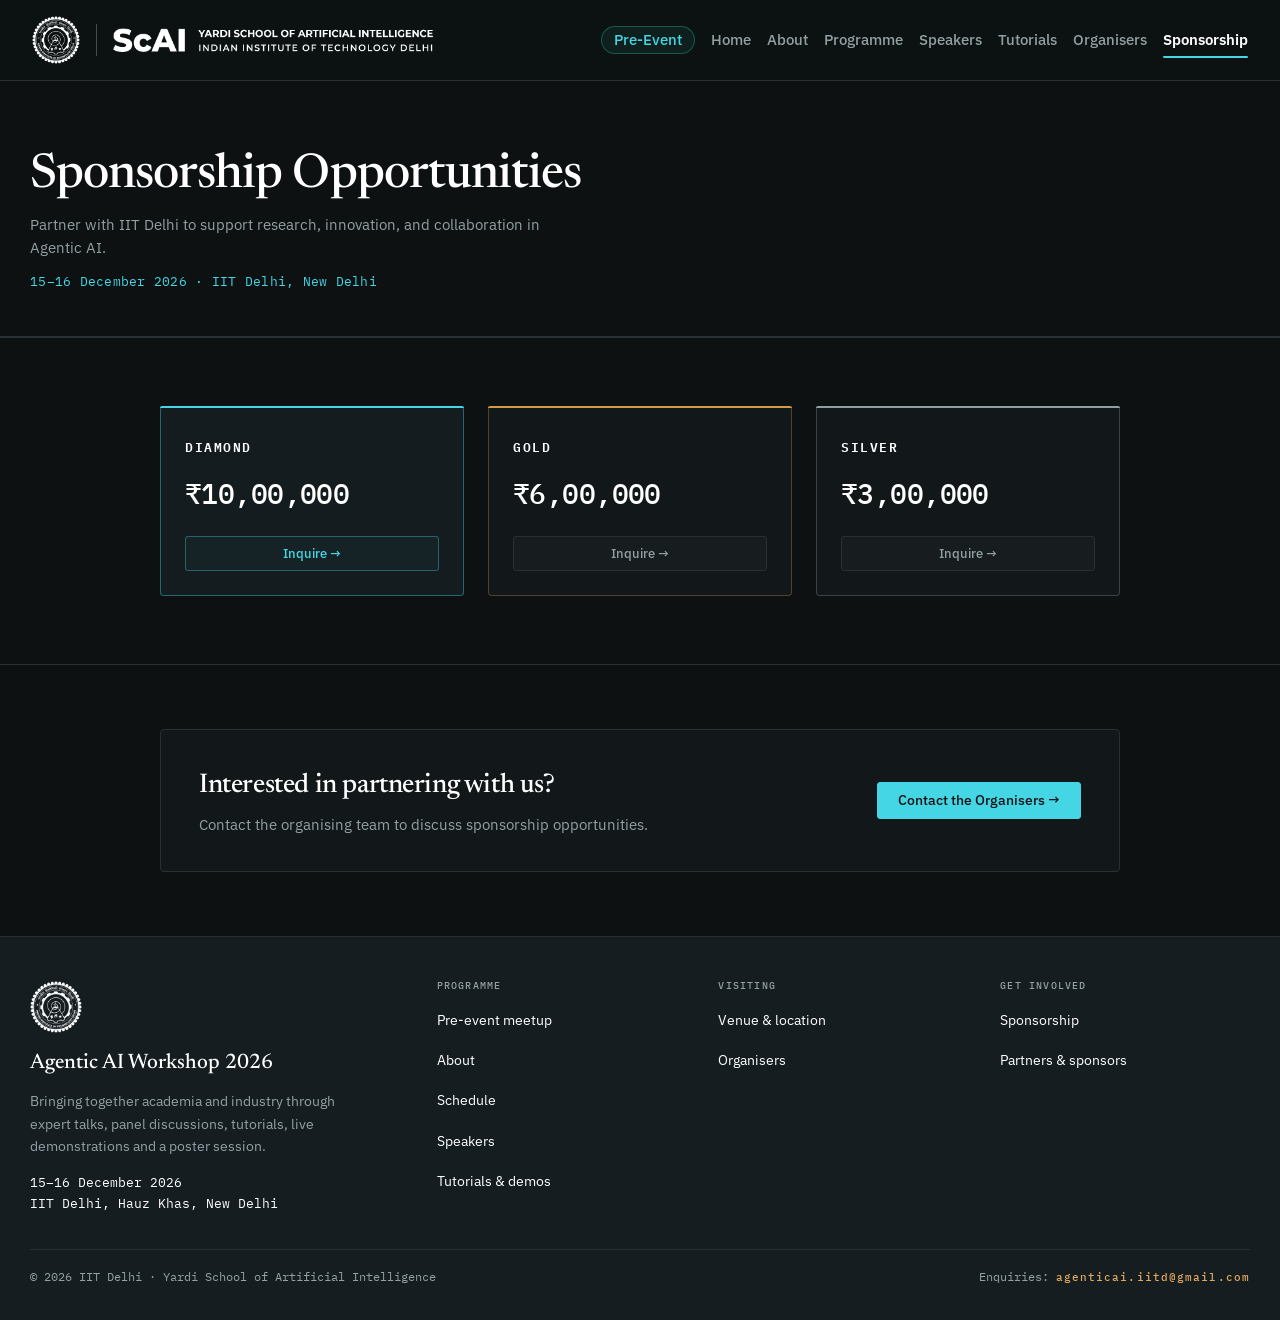
<file: static/sponsorship.html>
<!doctype html>
<html lang="en" data-theme="dark">

<head>
  <meta charset="utf-8">
  <meta name="viewport" content="width=device-width, initial-scale=1, viewport-fit=cover">
  <title>Sponsorship &middot; Agentic AI Workshop 2026</title>
  <link rel="preconnect" href="https://fonts.gstatic.com" crossorigin>
  <link rel="stylesheet"
    href="https://fonts.googleapis.com/css2?family=Newsreader:ital,opsz,wght@0,6..72,400;0,6..72,500;0,6..72,600;1,6..72,400&family=IBM+Plex+Mono:wght@400;500;600&family=IBM+Plex+Sans:wght@400;500;600&display=swap">
  <link rel="stylesheet" href="styles.css?v=13">
  <script>try { localStorage.removeItem("aaiw-theme"); } catch (e) { } document.documentElement.setAttribute("data-theme", "dark");</script>
</head>

<body>

  <header class="site-head">
    <div class="head-in">
      <a class="mark" href="index.html" aria-label="IIT Delhi &middot; ScAI Home">
        <img class="crest crest-red" src="photos/iitd-crest-red.png" alt="IIT Delhi" width="160" height="160">
        <img class="crest crest-white" src="photos/iitd-crest-white.png" alt="IIT Delhi" width="160" height="160">
        <span class="mark-divider" aria-hidden="true"></span>
        <img class="scai-logo" src="photos/scai-logo.png"
          alt="Yardi School of Artificial Intelligence, Indian Institute of Technology Delhi" width="520" height="38">
      </a>
      <div class="nav-group">
                        <nav class="nav" id="nav" aria-label="Pages">
          <a href="pre-event.html" class="nav-pre-event">Pre-Event</a>
          <a href="index.html">Home</a>
          <a href="about.html">About</a>
          <a href="programme.html">Programme</a>
          <a href="speakers.html">Speakers</a>
          <a href="tutorials.html">Tutorials</a>
          <a href="organisers.html">Organisers</a>
          <a href="sponsorship.html" aria-current="page">Sponsorship</a>
        </nav>
        <button class="menu-btn" id="menuBtn" type="button" aria-expanded="false" aria-controls="nav"
          aria-label="Toggle navigation menu">
          <span class="menu-icon" aria-hidden="true"><span></span><span></span><span></span></span>
          <span class="menu-btn-text">Menu</span>
        </button>
      </div>
    </div>
  </header>

  <main>
    <!-- Hero Section -->
    <section class="sp-hero">
      <div class="wrap">
        <div class="sp-hero-inner">
          <!-- <p class="crumb"><a href="index.html">Home</a> &rarr; Sponsorship</p>
          <p class="sp-hero-eyebrow">AGENTIC AI WORKSHOP 2026</p> -->
          <h1 class="sp-hero-title">Sponsorship Opportunities</h1>
          <p class="sp-hero-lede">Partner with IIT Delhi to support research, innovation, and collaboration in Agentic
            AI.</p>
          <p class="sp-hero-meta">15&ndash;16 December 2026 &middot; IIT Delhi, New Delhi</p>
        </div>
      </div>
    </section>

    <!-- Sponsorship Tiers -->
    <section class="band sp-tiers-band" id="tiers">
      <div class="wrap">
        <div class="sp-grid">
          <!-- Diamond Tier -->
          <article class="sp-card sp-card-diamond">
            <div class="sp-card-top">
              <h2 class="sp-tier-name">DIAMOND</h2>
            </div>
            <div class="sp-card-body">
              <div class="sp-tier-price">&#8377;10,00,000</div>
            </div>
            <div class="sp-card-footer">
              <a class="sp-tier-btn"
                href="mailto:agenticai.iitd@gmail.com?subject=Sponsorship%20Inquiry%20%E2%80%93%20Agentic%20AI%20Workshop%202026">Inquire
                &rarr;</a>
            </div>
          </article>

          <!-- Gold Tier -->
          <article class="sp-card sp-card-gold">
            <div class="sp-card-top">
              <h2 class="sp-tier-name">GOLD</h2>
            </div>
            <div class="sp-card-body">
              <div class="sp-tier-price">&#8377;6,00,000</div>
            </div>
            <div class="sp-card-footer">
              <a class="sp-tier-btn"
                href="mailto:agenticai.iitd@gmail.com?subject=Sponsorship%20Inquiry%20%E2%80%93%20Agentic%20AI%20Workshop%202026">Inquire
                &rarr;</a>
            </div>
          </article>

          <!-- Silver Tier -->
          <article class="sp-card sp-card-silver">
            <div class="sp-card-top">
              <h2 class="sp-tier-name">SILVER</h2>
            </div>
            <div class="sp-card-body">
              <div class="sp-tier-price">&#8377;3,00,000</div>
            </div>
            <div class="sp-card-footer">
              <a class="sp-tier-btn"
                href="mailto:agenticai.iitd@gmail.com?subject=Sponsorship%20Inquiry%20%E2%80%93%20Agentic%20AI%20Workshop%202026">Inquire
                &rarr;</a>
            </div>
          </article>
        </div>
      </div>
    </section>

    <!-- Contact Section -->
    <section class="band sp-contact-band" id="contact">
      <div class="wrap">
        <div class="sp-contact">
          <div class="sp-contact-text">
            <h2>Interested in partnering with us?</h2>
            <p>Contact the organising team to discuss sponsorship opportunities.</p>
          </div>
          <div class="sp-contact-action">
            <a class="btn"
              href="mailto:agenticai.iitd@gmail.com?subject=Sponsorship%20Inquiry%20%E2%80%93%20Agentic%20AI%20Workshop%202026">Contact
              the Organisers &rarr;</a>
          </div>
        </div>
      </div>
    </section>
  </main>

  <footer class="foot">
    <div class="wrap">
      <div class="foot-grid">
        <div>
          <img class="crest crest-red foot-crest" src="photos/iitd-crest-red.png"
            alt="Indian Institute of Technology Delhi" width="160" height="160">
          <img class="crest crest-white foot-crest" src="photos/iitd-crest-white.png"
            alt="Indian Institute of Technology Delhi" width="160" height="160">
          <div class="brand">Agentic AI Workshop 2026</div>
          <p>Bringing together academia and industry through expert talks, panel discussions, tutorials, live
            demonstrations and a poster session.</p>
          <p class="mono" style="margin-top:16px;font-size:13px">15&ndash;16 December 2026<br>IIT Delhi, Hauz Khas, New
            Delhi</p>
        </div>
        <div>
          <h4>Programme</h4>
          <ul>
            <li><a href="pre-event.html">Pre-event meetup</a></li>
            <li><a href="about.html">About</a></li>
            <li><a href="programme.html">Schedule</a></li>
            <li><a href="speakers.html">Speakers</a></li>
            <li><a href="tutorials.html">Tutorials &amp; demos</a></li>
          </ul>
        </div>
        <div>
          <h4>Visiting</h4>
          <ul>
            <li><a href="about.html#venue">Venue &amp; location</a></li>
            <li><a href="organisers.html">Organisers</a></li>
          </ul>
        </div>
        <div>
          <h4>Get involved</h4>
          <ul>
            <li><a href="sponsorship.html">Sponsorship</a></li>
            <li><a href="partners.html">Partners &amp; sponsors</a></li>
          </ul>
        </div>
      </div>
      <div class="colophon">
        <span>&copy; 2026 IIT Delhi &middot; Yardi School of Artificial Intelligence</span>
        <span>Enquiries: <span class="tba" data-contact>agenticai.iitd@gmail.com</span></span>
      </div>
    </div>
  </footer>
  <script src="config.js"></script>
  <script src="site.js?v=8"></script>
  <script>
    (function () {
      var mailtoUrl = "mailto:agenticai.iitd@gmail.com?subject=Sponsorship%20Inquiry%20%E2%80%93%20Agentic%20AI%20Workshop%202026";
      function handleMailClick(e) {
        if (e.button !== 0 || e.ctrlKey || e.metaKey || e.shiftKey) return;
        try {
          if (window.top && window.top !== window) {
            e.preventDefault();
            window.top.location.href = mailtoUrl;
            return;
          }
        } catch (err) { }
        window.location.href = mailtoUrl;
      }
      var btns = document.querySelectorAll('.sp-tier-btn, .sp-contact-action .btn');
      for (var i = 0; i < btns.length; i++) {
        btns[i].setAttribute('href', mailtoUrl);
        btns[i].addEventListener('click', handleMailClick);
      }
    })();
  </script>
</body>

</html>
</file>
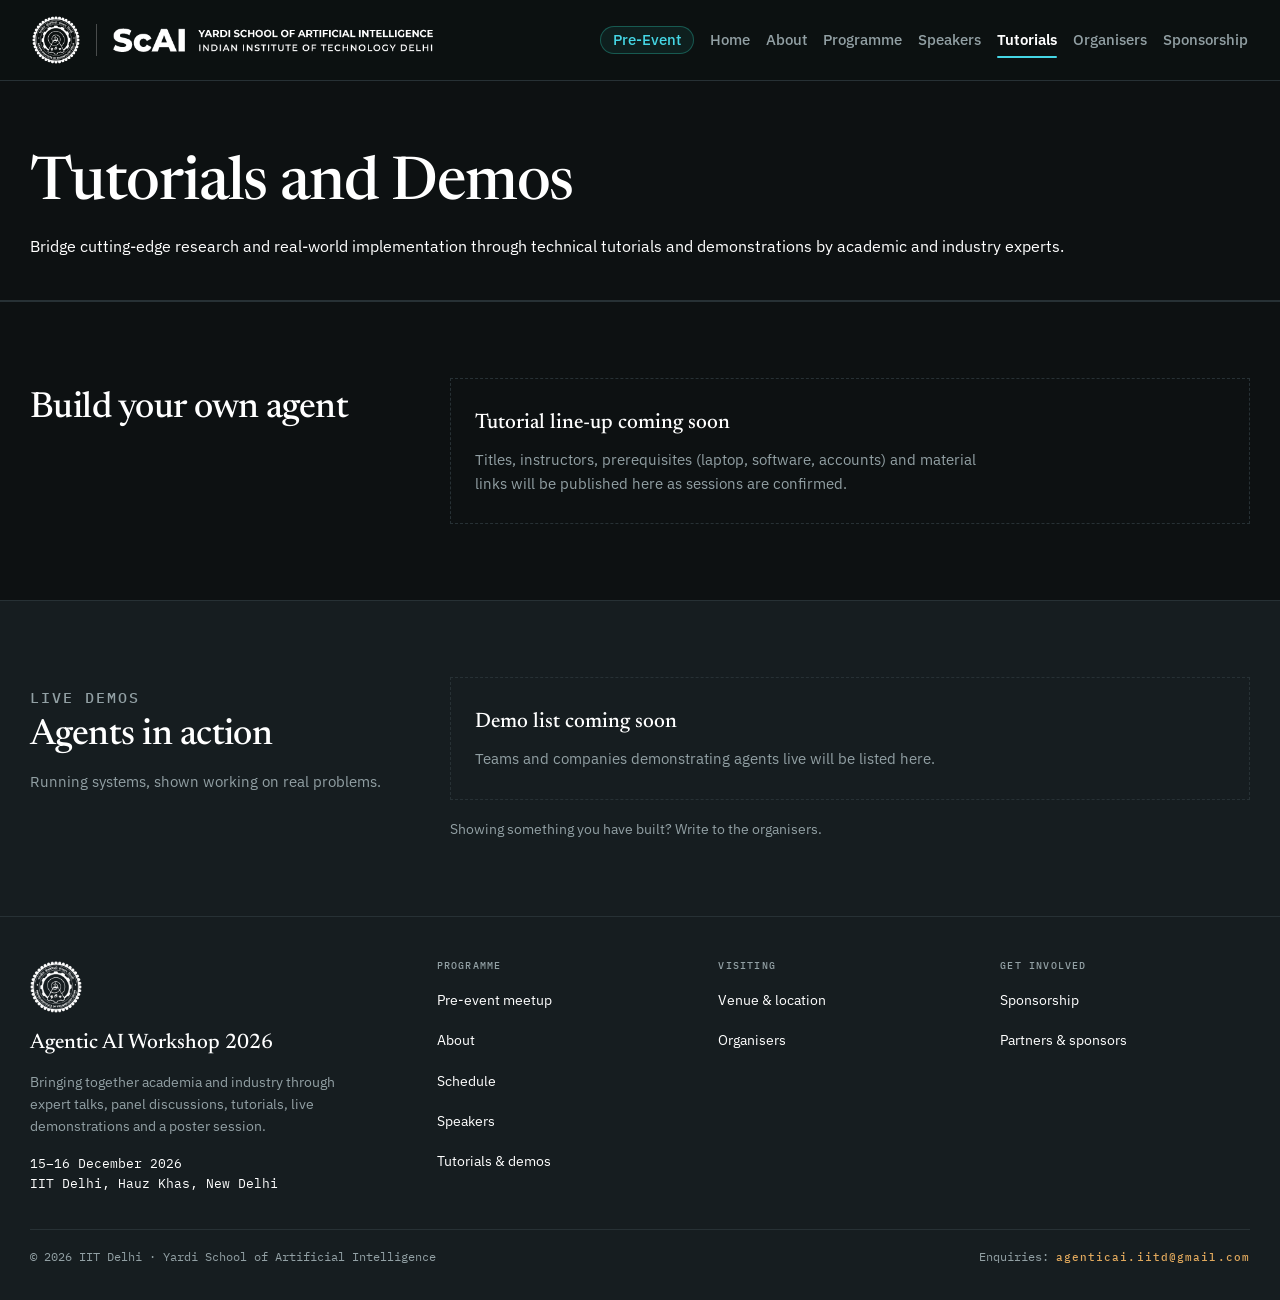
<file: static/tutorials.html>
<!doctype html>
<html lang="en" data-theme="dark">

<head>
  <meta charset="utf-8">
  <meta name="viewport" content="width=device-width, initial-scale=1, viewport-fit=cover">
  <title>Tutorials & Demos &middot; Agentic AI Workshop 2026</title>
  <link rel="preconnect" href="https://fonts.gstatic.com" crossorigin>
  <link rel="stylesheet"
    href="https://fonts.googleapis.com/css2?family=Newsreader:ital,opsz,wght@0,6..72,400;0,6..72,500;0,6..72,600;1,6..72,400&family=IBM+Plex+Mono:wght@400;500&family=IBM+Plex+Sans:wght@400;500;600&display=swap">
  <link rel="stylesheet" href="styles.css?v=13">
  <script>try { localStorage.removeItem("aaiw-theme"); } catch (e) { } document.documentElement.setAttribute("data-theme", "dark");</script>
</head>

<body>

  <header class="site-head">
    <div class="head-in">
      <a class="mark" href="index.html" aria-label="IIT Delhi &middot; ScAI Home">
        <img class="crest crest-red" src="photos/iitd-crest-red.png" alt="IIT Delhi" width="160" height="160">
        <img class="crest crest-white" src="photos/iitd-crest-white.png" alt="IIT Delhi" width="160" height="160">
        <span class="mark-divider" aria-hidden="true"></span>
        <img class="scai-logo" src="photos/scai-logo.png"
          alt="Yardi School of Artificial Intelligence, Indian Institute of Technology Delhi" width="520" height="38">
      </a>
      <div class="nav-group">
                        <nav class="nav" id="nav" aria-label="Pages">
          <a href="pre-event.html" class="nav-pre-event">Pre-Event</a>
          <a href="index.html">Home</a>
          <a href="about.html">About</a>
          <a href="programme.html">Programme</a>
          <a href="speakers.html">Speakers</a>
          <a href="tutorials.html" aria-current="page">Tutorials</a>
          <a href="organisers.html">Organisers</a>
          <a href="sponsorship.html">Sponsorship</a>
        </nav>
        <button class="menu-btn" id="menuBtn" type="button" aria-expanded="false" aria-controls="nav"
          aria-label="Toggle navigation menu">
          <span class="menu-icon" aria-hidden="true"><span></span><span></span><span></span></span>
          <span class="menu-btn-text">Menu</span>
        </button>
      </div>
    </div>
  </header>

  <main>
    <section class="page-head">
      <div class="wrap">
        <!-- <p class="crumb"><a href="index.html">Home</a> &rarr; Tutorials &amp; demos</p>
        <p class="eyebrow" style="margin-top:16px">Tutorials &amp; demos</p> -->
        <h1>Tutorials and Demos</h1>
        <p class="lede">Bridge cutting-edge research and real-world implementation through technical tutorials and
          demonstrations by academic and industry experts.</p>
      </div>
    </section>

    <section class="band">
      <div class="wrap band-grid">
        <div class="band-head">
          <!-- <p class="eyebrow">Tutorials</p> -->
          <h2>Build your own agent</h2>
          <!-- <p>Five parallel tracks run on Day 2 from 13:15.</p> -->
        </div>
        <div>
          <div class="soon">
            <h3>Tutorial line-up coming soon</h3>
            <p>Titles, instructors, prerequisites (laptop, software, accounts) and material links will be published here
              as sessions are confirmed.</p>
          </div>
          <!-- <p class="note">Most tutorials need a laptop. Prerequisites are listed with each session once the line-up is -->
          <!-- final, and registered attendees get them by e-mail beforehand.</p> -->
        </div>
      </div>
    </section>

    <section class="band alt" id="demos">
      <div class="wrap band-grid">
        <div class="band-head">
          <p class="eyebrow">Live demos</p>
          <h2>Agents in action</h2>
          <p>Running systems, shown working on real problems.</p>
        </div>
        <div>
          <div class="soon">
            <h3>Demo list coming soon</h3>
            <p>Teams and companies demonstrating agents live will be listed here.</p>
          </div>
          <p class="note">Showing something you have built? Write to the organisers.</p>
        </div>
      </div>
    </section>
  </main>

  <footer class="foot">
    <div class="wrap">
      <div class="foot-grid">
        <div>
          <img class="crest crest-red foot-crest" src="photos/iitd-crest-red.png"
            alt="Indian Institute of Technology Delhi" width="160" height="160">
          <img class="crest crest-white foot-crest" src="photos/iitd-crest-white.png"
            alt="Indian Institute of Technology Delhi" width="160" height="160">
          <div class="brand">Agentic AI Workshop 2026</div>
          <p>Bringing together academia and industry through expert talks, panel discussions, tutorials, live
            demonstrations and a poster session.</p>
          <p class="mono" style="margin-top:16px;font-size:13px">15&ndash;16 December 2026<br>IIT Delhi, Hauz Khas, New
            Delhi</p>
        </div>
        <div>
          <h4>Programme</h4>
          <ul>
            <li><a href="pre-event.html">Pre-event meetup</a></li>
            <li><a href="about.html">About</a></li>
            <li><a href="programme.html">Schedule</a></li>
            <li><a href="speakers.html">Speakers</a></li>
            <li><a href="tutorials.html">Tutorials &amp; demos</a></li>
          </ul>
        </div>
        <div>
          <h4>Visiting</h4>
          <ul>
            <li><a href="about.html#venue">Venue &amp; location</a></li>
            <li><a href="organisers.html">Organisers</a></li>
          </ul>
        </div>
        <div>
          <h4>Get involved</h4>
          <ul>
            <li><a href="sponsorship.html">Sponsorship</a></li>
            <li><a href="partners.html">Partners &amp; sponsors</a></li>
          </ul>
        </div>
      </div>
      <div class="colophon">
        <span>&copy; 2026 IIT Delhi &middot; Yardi School of Artificial Intelligence</span>
        <span>Enquiries: <span class="tba" data-contact>agenticai.iitd@gmail.com</span></span>
      </div>
    </div>
  </footer>
  <script src="config.js"></script>
  <script src="site.js?v=8"></script>
</body>

</html>
</file>
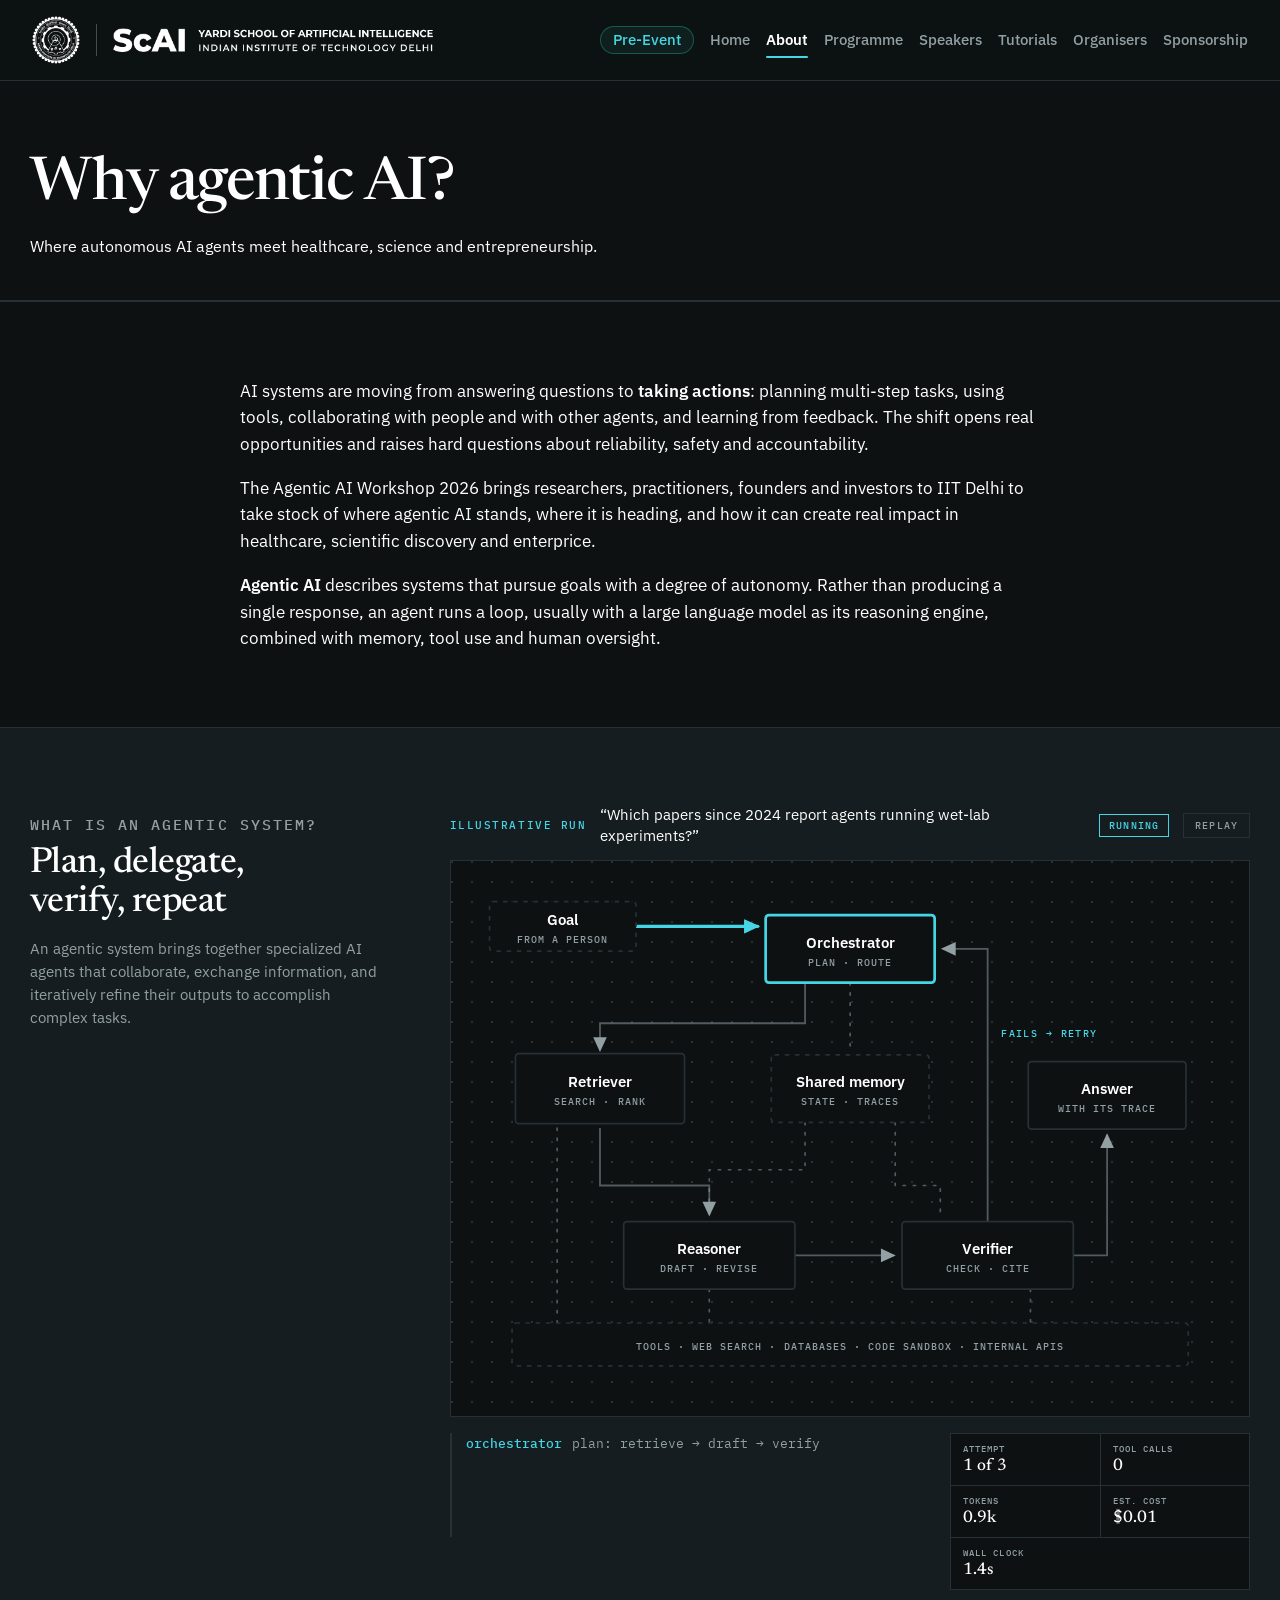
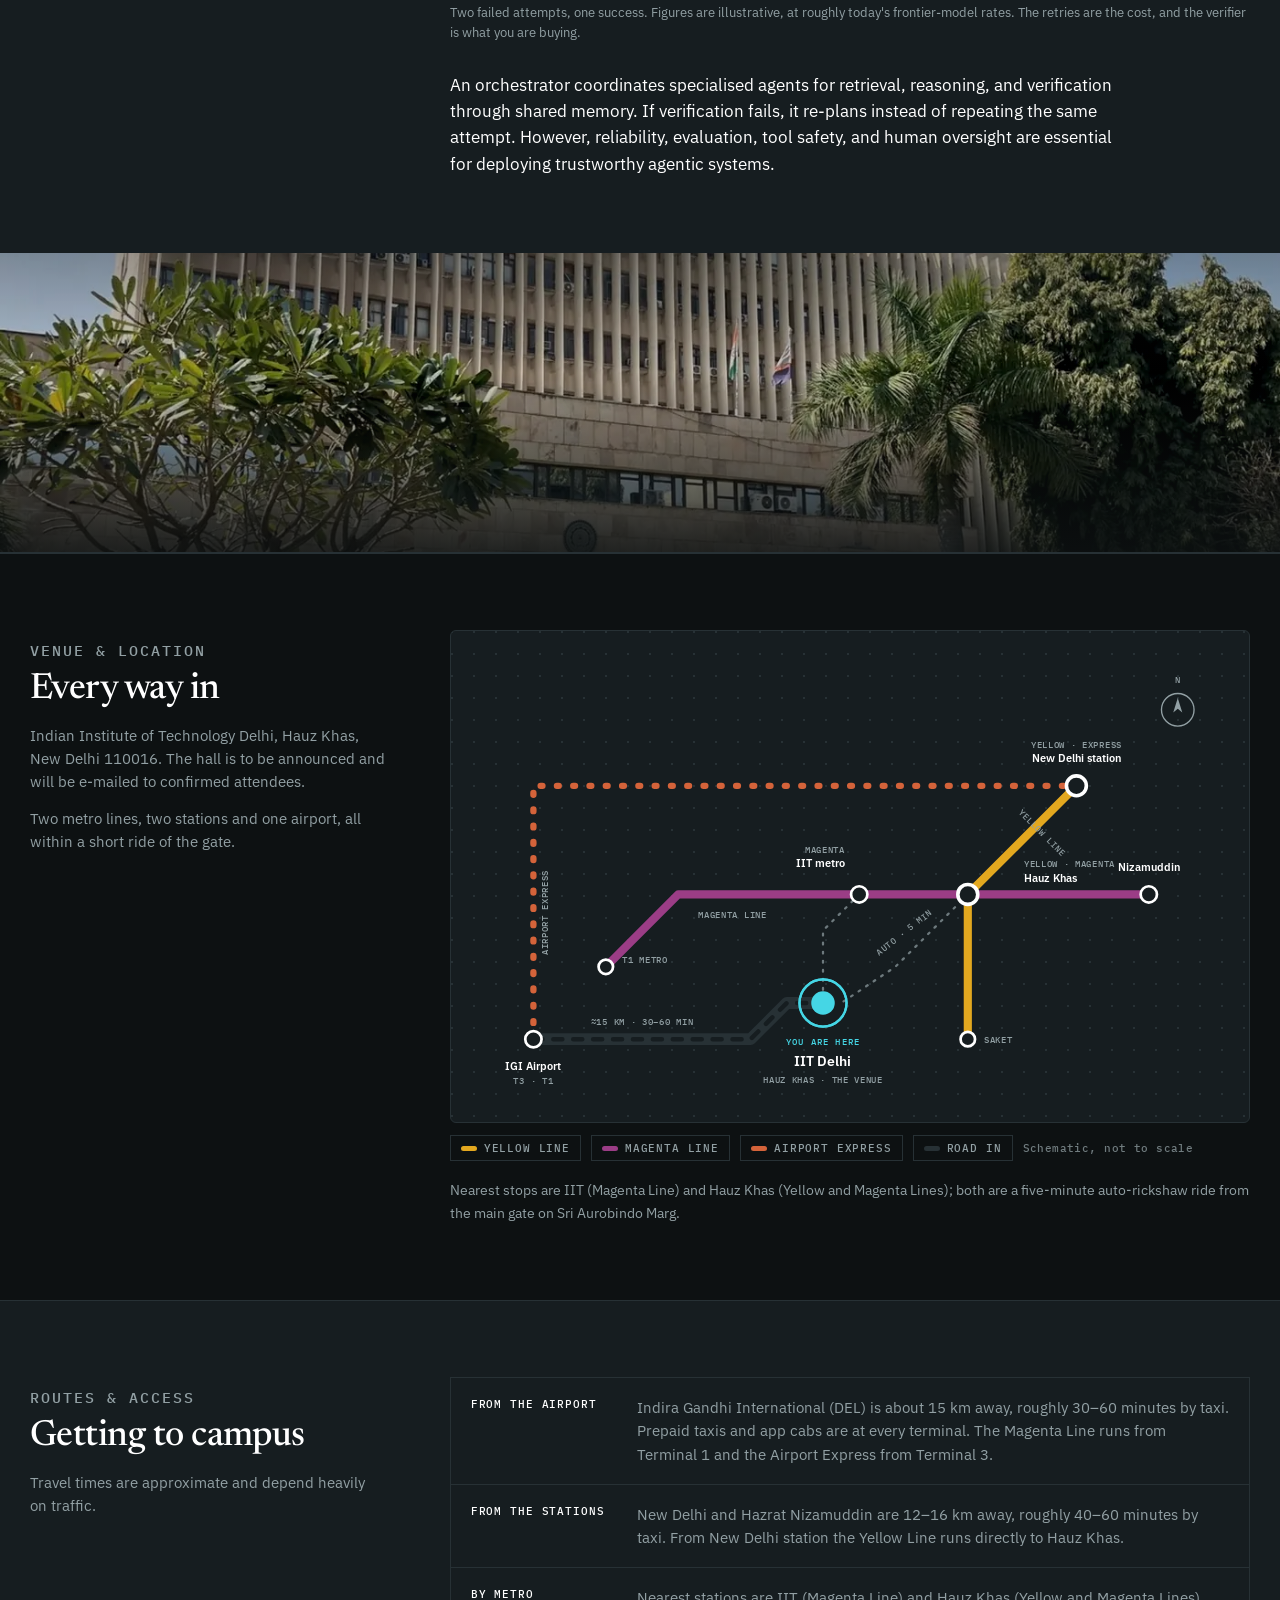
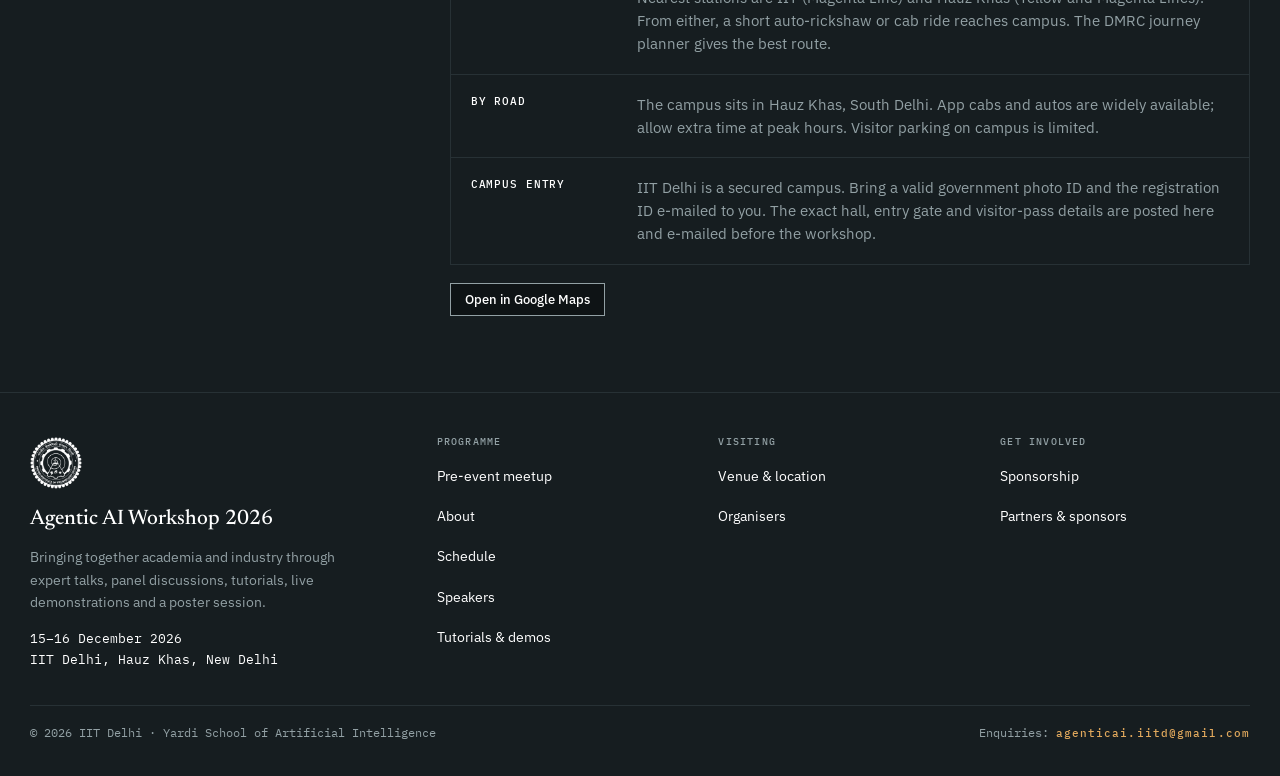
<file: static/venue.html>
<!doctype html>
<html lang="en">
<head>
  <meta charset="utf-8">
  <title>Venue &amp; Location &middot; Agentic AI Workshop 2026</title>
  <meta http-equiv="refresh" content="0; url=about.html#venue">
  <link rel="canonical" href="about.html#venue">
  <script>window.location.replace("about.html#venue");</script>
</head>
<body style="background:#0F141C;color:#F0F4F8;font-family:sans-serif;padding:60px 20px;text-align:center;">
  <p style="font-size:18px;">Venue and travel details have moved to <a href="about.html#venue" style="color:#2DD4BF;text-decoration:underline;">About &rarr; Venue &amp; Location</a>.</p>
  <p style="font-size:14px;color:#94A3B8;">Redirecting you now...</p>
</body>
</html>
</file>
<file: static/styles.css>
/* Agentic AI Workshop 2026 — IIT Delhi · Yardi ScAI
   Layout: a ruled programme booklet. Full-width bands, each opened by a hairline
   rule and a mono eyebrow; content set in an asymmetric label/content grid. */

:root {
  --paper: #0D1112;
  --panel: #161D20;
  --ink: #FFFFFF;
  --ink-soft: #92A0A4;
  --rule: #273135;
  --accent: #45D6E5;
  --accent-2: #E0A85C;
  --accent-wash: #142326;
  --good: #6FBE91;
  --warn: #E0A85C;
  --veil-1: 52%;
  --veil-2: 24%;
  --veil-3: 5%;
  --photo-filter: saturate(.88) brightness(.82) contrast(1.06);

  --display: "Newsreader", "Iowan Old Style", Georgia, serif;
  --body: "IBM Plex Sans", "Segoe UI", system-ui, -apple-system, sans-serif;
  --mono: "IBM Plex Mono", ui-monospace, "SF Mono", Menlo, monospace;

  --wrap: 1260px;
  --gut-l: max(20px, env(safe-area-inset-left, 0px));
  --gut-r: max(20px, env(safe-area-inset-right, 0px));

  color-scheme: dark;
  padding-top: env(safe-area-inset-top, 0px);
  padding-bottom: env(safe-area-inset-bottom, 0px);
}

:root[data-theme="dark"],
:root.t-dark {
  --paper: #0D1112;
  --panel: #161D20;
  --ink: #FFFFFF;
  --ink-soft: #92A0A4;
  --rule: #273135;
  --accent: #45D6E5;
  --accent-2: #E0A85C;
  --accent-wash: #142326;
  --good: #6FBE91;
  --warn: #E0A85C;
  --veil-1: 52%;
  --veil-2: 24%;
  --veil-3: 5%;
  --photo-filter: saturate(.88) brightness(.82) contrast(1.06);
  color-scheme: dark;
}

*,
*::before,
*::after {
  box-sizing: border-box;
}

html {
  scroll-behavior: smooth;
  overflow-x: hidden;
  max-width: 100%;
}

body {
  margin: 0;
  background: var(--paper);
  color: var(--ink);
  font: 400 16px/1.6 var(--body);
  -webkit-font-smoothing: antialiased;
  overflow-x: hidden;
  position: relative;
  width: 100%;
  max-width: 100%;
}

body.menu-open {
  overflow: hidden;
  touch-action: none;
}

body::before {
  content: "";
  position: fixed;
  inset: 0 0 auto;
  height: env(safe-area-inset-top, 0px);
  z-index: 60;
  background: var(--paper);
}

@media (prefers-reduced-motion: reduce) {
  html {
    scroll-behavior: auto;
  }

  *,
  *::before,
  *::after {
    animation-duration: .01ms !important;
    transition-duration: .01ms !important;
  }
}

a {
  color: inherit;
}

h1,
h2,
h3,
h4 {
  text-wrap: balance;
  margin: 0;
  font-weight: 500;
}

p {
  margin: 0;
}

img {
  max-width: 100%;
  height: auto;
}

:focus-visible {
  outline: 2px solid var(--accent);
  outline-offset: 3px;
}

.wrap {
  max-width: var(--wrap);
  margin-inline: auto;
  padding-left: var(--gut-l);
  padding-right: var(--gut-r);
}

@media (max-width: 480px) {
  :root {
    --gut-l: max(16px, env(safe-area-inset-left, 0px));
    --gut-r: max(16px, env(safe-area-inset-right, 0px));
  }
}

@media (max-width: 360px) {
  :root {
    --gut-l: max(12px, env(safe-area-inset-left, 0px));
    --gut-r: max(12px, env(safe-area-inset-right, 0px));
  }
}

.eyebrow {
  font: 500 11px/1 var(--mono);
  letter-spacing: .14em;
  text-transform: uppercase;
  color: var(--accent);
}

.mono {
  font-family: var(--mono);
  font-variant-numeric: tabular-nums;
}

.muted {
  color: var(--ink-soft);
}

.tba {
  font: 500 11px/1 var(--mono);
  letter-spacing: .1em;
  color: var(--accent-2);
}

/* ---------- header & branding ---------- */
.site-head {
  position: sticky;
  top: env(safe-area-inset-top, 0px);
  z-index: 50;
  background: rgba(13, 17, 18, 0.94);
  backdrop-filter: saturate(140%) blur(12px);
  -webkit-backdrop-filter: saturate(140%) blur(12px);
  border-bottom: 1px solid var(--rule);
  width: 100%;
}

.head-in {
  width: 100%;
  max-width: none;
  margin-inline: 0;
  padding-left: clamp(32px, 2.5vw, 40px);
  padding-right: clamp(32px, 2.5vw, 40px);
  display: flex;
  align-items: center;
  justify-content: space-between;
  min-height: 80px;
  height: 80px;
  box-sizing: border-box;
  gap: 24px;
}

/* Branding: Emblem, Divider, ScAI Logo */
.mark {
  display: inline-flex;
  flex-direction: row;
  align-items: center;
  gap: 16px;
  text-decoration: none;
  padding-block: 2px;
  min-width: 0;
  flex-shrink: 0;
}

.site-head .crest {
  width: 48px;
  height: 48px;
  object-fit: contain;
  flex-shrink: 0;
  display: block;
  transition: transform .35s ease;
}

.mark:hover .crest {
  transform: rotate(12deg);
}

.crest-white {
  display: block !important;
}

.crest-red {
  display: none !important;
}

.mark-divider {
  width: 1px;
  height: 32px;
  background: rgba(255, 255, 255, 0.25);
  flex-shrink: 0;
  display: block;
}

.scai-logo {
  height: 25px;
  width: auto;
  max-width: 320px;
  object-fit: contain;
  display: block;
  flex-shrink: 0;
  transition: opacity .18s ease;
}

.mark:hover .scai-logo {
  opacity: .88;
}

.foot-crest {
  width: 52px;
  height: 52px;
  margin-bottom: 14px;
}

.mark:hover .foot-crest {
  transform: none;
}

/* Navigation Group & Desktop Links */
.nav-group {
  display: flex;
  align-items: center;
  gap: 16px;
  flex-shrink: 0;
}

.nav {
  display: flex;
  align-items: center;
  gap: clamp(12px, 1.25vw, 20px);
  margin: 0;
  padding: 0;
}

.nav > a {
  position: relative;
  font-family: var(--body);
  font-size: 14.5px;
  font-weight: 500;
  line-height: 1.4;
  text-decoration: none !important;
  color: var(--ink-soft);
  white-space: nowrap;
  padding: 8px 0;
  display: inline-flex;
  align-items: center;
  transition: color .2s ease;
}

.nav > a:hover {
  color: var(--accent);
}

.nav > a[aria-current="page"] {
  color: #FFFFFF;
  font-weight: 600;
}

.nav > a::after {
  content: "";
  position: absolute;
  left: 0;
  right: 0;
  bottom: 0px;
  height: 2px;
  background: var(--accent);
  transform: scaleX(0);
  transform-origin: center;
  transition: transform .22s cubic-bezier(.16, 1, .3, 1), opacity .22s ease;
  border-radius: 1px;
  opacity: 0;
}

.nav > a:hover::after {
  transform: scaleX(0.7);
  opacity: 0.7;
}

.nav > a[aria-current="page"]::after {
  transform: scaleX(1);
  opacity: 1;
}



/* ---------- Pre-Event Navbar Item (Subtle Elegant Highlight) ---------- */
.nav > a.nav-pre-event {
  color: var(--accent);
  padding: 4px 12px;
  border-radius: 9999px;
  background: rgba(45, 212, 191, 0.08);
  border: 1px solid rgba(45, 212, 191, 0.32);
  transition: color .2s ease, background .2s ease, border-color .2s ease, box-shadow .2s ease;
  line-height: 1.2;
}

.nav > a.nav-pre-event:hover {
  color: #FFFFFF;
  background: rgba(45, 212, 191, 0.16);
  border-color: rgba(45, 212, 191, 0.65);
  box-shadow: 0 0 12px rgba(45, 212, 191, 0.2);
}

.nav > a.nav-pre-event[aria-current="page"] {
  color: #FFFFFF;
  background: rgba(45, 212, 191, 0.2);
  border-color: var(--accent);
  font-weight: 600;
  box-shadow: 0 0 10px rgba(45, 212, 191, 0.25);
}

.nav > a.nav-pre-event::after {
  display: none !important;
}

/* ---------- Pre-Event Registration Notice Banner (3D Elevated Surface & Cyan Glow) ---------- */
.pre-notice-banner-wrap {
  padding-top: 24px;
  padding-bottom: 0px;
}

.pre-notice-banner {
  position: relative;
  background: linear-gradient(180deg, rgba(22, 32, 44, 0.96) 0%, rgba(13, 20, 28, 0.98) 100%);
  border: 1px solid rgba(45, 212, 191, 0.38);
  border-top: 1px solid rgba(94, 234, 212, 0.65);
  border-bottom: 1px solid rgba(20, 110, 100, 0.45);
  border-radius: 10px;
  padding: 16px 22px;
  box-shadow: 
    inset 0 1px 0 rgba(255, 255, 255, 0.12),
    inset 0 -1px 0 rgba(0, 0, 0, 0.6),
    0 4px 12px rgba(0, 0, 0, 0.45),
    0 8px 24px rgba(0, 0, 0, 0.25),
    0 0 22px rgba(45, 212, 191, 0.14);
  isolation: isolate;
  transition: transform .24s cubic-bezier(.2, .9, .3, 1),
              box-shadow .24s ease,
              border-color .24s ease;
}

.pre-notice-banner::before {
  content: "";
  position: absolute;
  inset: -2px;
  border-radius: 12px;
  background: radial-gradient(ellipse at 50% 50%, rgba(45, 212, 191, 0.24) 0%, rgba(45, 212, 191, 0.06) 60%, transparent 80%);
  filter: blur(8px);
  z-index: -1;
  pointer-events: none;
  animation: preNoticePulse 4.5s ease-in-out infinite;
}

.pre-notice-shimmer {
  position: absolute;
  inset: 0;
  border-radius: inherit;
  background: linear-gradient(105deg, transparent 25%, rgba(94, 234, 212, 0.12) 50%, transparent 75%);
  background-size: 200% 100%;
  animation: preNoticeShimmer 6s ease-in-out infinite;
  pointer-events: none;
  z-index: 0;
}

.pre-notice-content {
  position: relative;
  z-index: 1;
  display: flex;
  align-items: center;
  gap: 16px;
}

.pre-notice-icon {
  display: inline-flex;
  align-items: center;
  justify-content: center;
  width: 32px;
  height: 32px;
  border-radius: 50%;
  background: rgba(45, 212, 191, 0.12);
  border: 1px solid rgba(45, 212, 191, 0.38);
  color: var(--accent);
  flex-shrink: 0;
  box-shadow: 0 0 10px rgba(45, 212, 191, 0.25);
}

.pre-notice-icon svg {
  display: block;
}

.pre-notice-text {
  margin: 0;
  font-family: var(--body);
  font-size: 14.5px;
  line-height: 1.55;
  color: #E2E8F0;
  text-shadow: 0 1px 2px rgba(0, 0, 0, 0.7);
}

.pre-notice-text strong {
  color: #FFFFFF;
  font-weight: 700;
  letter-spacing: .01em;
}

@media (hover: hover) and (pointer: fine) {
  .pre-notice-banner:hover {
    transform: translateY(-2px);
    border-color: rgba(45, 212, 191, 0.55);
    border-top-color: rgba(94, 234, 212, 0.85);
    box-shadow: 
      inset 0 1px 0 rgba(255, 255, 255, 0.18),
      inset 0 -1px 0 rgba(0, 0, 0, 0.6),
      0 6px 16px rgba(0, 0, 0, 0.5),
      0 12px 30px rgba(0, 0, 0, 0.3),
      0 0 28px rgba(45, 212, 191, 0.26);
  }

  .pre-notice-banner:hover::before {
    opacity: 1;
    filter: blur(10px);
    background: radial-gradient(ellipse at 50% 50%, rgba(94, 234, 212, 0.32) 0%, rgba(45, 212, 191, 0.08) 60%, transparent 80%);
  }
}

@keyframes preNoticePulse {
  0%, 100% {
    opacity: 0.75;
    transform: scale(0.995);
  }
  50% {
    opacity: 1;
    transform: scale(1.015);
  }
}

@keyframes preNoticeShimmer {
  0% {
    background-position: -150% 0;
  }
  45%, 100% {
    background-position: 180% 0;
  }
}

@media (max-width: 768px) {
  .pre-notice-banner-wrap {
    padding-top: 16px;
  }
  .pre-notice-banner {
    padding: 14px 16px;
    border-radius: 8px;
  }
  .pre-notice-content {
    gap: 12px;
    align-items: flex-start;
  }
  .pre-notice-icon {
    width: 28px;
    height: 28px;
    margin-top: 1px;
  }
  .pre-notice-icon svg {
    width: 17px;
    height: 17px;
  }
  .pre-notice-text {
    font-size: 13.5px;
    line-height: 1.5;
  }
}

@media (prefers-reduced-motion: reduce) {
  .pre-notice-banner::before,
  .pre-notice-shimmer {
    animation: none !important;
  }
  .pre-notice-banner {
    transition: none !important;
  }
  .hero-pre-btn {
    transition: none !important;
  }
}

/* ---------- Pre-Event Page Components ---------- */
.pre-hero-cta-wrap {
  margin-top: 24px;
  margin-bottom: 24px;
}

.pre-primary-cta {
  display: inline-flex;
  align-items: center;
  justify-content: center;
  gap: 10px;
  padding: 13px 28px;
  min-height: 48px;
  background: linear-gradient(180deg, #51D8E7 0%, #2EB0C0 100%);
  color: #061114 !important;
  font-family: var(--body);
  font-size: 15.5px;
  font-weight: 650;
  letter-spacing: -0.01em;
  line-height: 1.25;
  text-decoration: none;
  white-space: nowrap;
  border-radius: 6px;
  border: 1px solid rgba(255, 255, 255, 0.4);
  border-bottom: 2.5px solid #1a7e8a;
  box-shadow: 
    inset 0 1px 0 rgba(255, 255, 255, 0.6),
    inset 0 -1px 0 rgba(0, 0, 0, 0.15),
    0 2px 6px rgba(0, 0, 0, 0.4),
    0 6px 20px rgba(69, 214, 229, 0.35),
    0 0 28px rgba(69, 214, 229, 0.2);
  cursor: pointer;
  box-sizing: border-box;
  transition: transform 0.2s cubic-bezier(0.2, 0.8, 0.2, 1),
              box-shadow 0.2s ease,
              background 0.2s ease,
              border-color 0.2s ease;
}

@media (hover: hover) and (pointer: fine) and (prefers-reduced-motion: no-preference) {
  .pre-primary-cta:hover {
    background: linear-gradient(180deg, #68e4f3 0%, #3dc1d2 100%);
    transform: translateY(-2px);
    border-color: rgba(255, 255, 255, 0.6);
    border-bottom-color: #1a7e8a;
    box-shadow: 
      inset 0 1px 0 rgba(255, 255, 255, 0.75),
      inset 0 -1px 0 rgba(0, 0, 0, 0.15),
      0 6px 14px rgba(0, 0, 0, 0.45),
      0 10px 28px rgba(69, 214, 229, 0.55),
      0 0 36px rgba(69, 214, 229, 0.35);
    color: #03080a !important;
  }
}

.pre-primary-cta:active {
  transform: translateY(1px);
  border-bottom-width: 1.5px;
  box-shadow: 
    inset 0 1px 2px rgba(0, 0, 0, 0.35),
    0 1px 2px rgba(0, 0, 0, 0.4),
    0 2px 10px rgba(69, 214, 229, 0.25);
}

.pre-info-strip {
  display: flex;
  flex-wrap: wrap;
  gap: 12px;
  margin-top: 18px;
  align-items: center;
}

.pre-info-pill {
  display: inline-flex;
  align-items: center;
  gap: 8px;
  background: rgba(22, 29, 32, 0.85);
  border: 1px solid rgba(255, 255, 255, 0.08);
  border-radius: 9999px;
  padding: 7px 14px;
  font-family: var(--body);
  font-size: 13.5px;
  color: #D1D5DB;
  box-shadow: 0 1px 3px rgba(0, 0, 0, 0.3);
}

.pre-info-icon {
  color: var(--accent);
  flex-shrink: 0;
  display: block;
}

.pre-info-val strong {
  color: #FFFFFF;
  font-weight: 600;
}

.agenda-stat-grid {
  display: grid;
  grid-template-columns: repeat(3, 1fr);
  gap: 16px;
}

.agenda-stat-card {
  background: var(--panel);
  border: 1px solid var(--rule);
  padding: 22px 20px;
  border-radius: 8px;
  text-align: left;
  transition: border-color .2s ease, transform .2s ease;
}

.agenda-stat-card:hover {
  border-color: rgba(45, 212, 191, 0.4);
  transform: translateY(-2px);
}

.agenda-stat-num {
  font-family: var(--mono);
  font-size: 32px;
  font-weight: 700;
  line-height: 1;
  color: var(--accent);
  margin-bottom: 8px;
  letter-spacing: -0.02em;
}

.agenda-stat-label {
  font: 600 15px/1.3 var(--body);
  color: var(--ink);
  margin-bottom: 6px;
}

.agenda-stat-desc {
  font-size: 13.5px;
  color: var(--ink-soft);
  line-height: 1.45;
  margin: 0;
}

.venue-card-compact {
  background: var(--paper);
  border: 1px solid var(--rule);
  padding: 22px 24px;
  border-radius: 8px;
}

.venue-card-compact h3 {
  font: 600 17px/1.3 var(--body);
  color: var(--ink);
  margin-bottom: 6px;
}

.venue-card-compact .venue-address {
  font-size: 14px;
  color: var(--ink-soft);
  line-height: 1.5;
  margin-bottom: 8px;
}

.venue-card-compact .venue-metro {
  font-size: 13.5px;
  color: var(--ink-dim);
  line-height: 1.5;
  margin-bottom: 0;
}

.notice-box-compact {
  background: rgba(224, 168, 92, 0.06);
  border: 1px solid rgba(224, 168, 92, 0.35);
  border-left: 4px solid var(--accent-2);
  padding: 18px 22px;
  border-radius: 6px;
}

.notice-box-compact p {
  font-size: 14px;
  line-height: 1.55;
  color: var(--ink);
  margin: 0;
}

.agenda-overview {
  display: flex;
  flex-direction: column;
  gap: 16px;
}

.agenda-item {
  display: flex;
  align-items: flex-start;
  gap: 20px;
  background: var(--paper);
  border: 1px solid var(--rule);
  padding: 22px 24px;
  border-radius: 6px;
  transition: border-color .2s ease;
}

.band.alt .agenda-item {
  background: var(--panel);
}

.agenda-item:hover {
  border-color: rgba(45, 212, 191, 0.35);
}

.agenda-badge {
  font-family: var(--mono);
  font-size: 13px;
  font-weight: 500;
  color: var(--accent);
  background: rgba(45, 212, 191, 0.1);
  border: 1px solid rgba(45, 212, 191, 0.25);
  padding: 6px 12px;
  border-radius: 4px;
  white-space: nowrap;
  flex-shrink: 0;
}

.agenda-details h4 {
  font: 600 16px/1.3 var(--body);
  color: var(--ink);
  margin-bottom: 6px;
}

.agenda-details p {
  font-size: 14px;
  color: var(--ink-soft);
  line-height: 1.5;
  margin: 0;
}

.notice-box {
  background: rgba(224, 168, 92, 0.06);
  border: 1px solid rgba(224, 168, 92, 0.35);
  border-left: 4px solid var(--accent-2);
  padding: 24px 26px;
  border-radius: 6px;
}

.notice-title {
  font: 600 15px/1.3 var(--body);
  color: #FFAE42;
  margin-bottom: 10px;
  letter-spacing: .02em;
}

.notice-box p {
  font-size: 14px;
  line-height: 1.6;
  color: var(--ink);
  margin-bottom: 8px;
}

.notice-box p:last-child {
  margin-bottom: 0;
}

.notice-sub {
  font-size: 13px;
  color: var(--ink-soft) !important;
}

.venue-card {
  background: var(--paper);
  border: 1px solid var(--rule);
  padding: 28px 30px;
  border-radius: 6px;
}

.venue-card h3 {
  font: 600 18px/1.3 var(--body);
  color: var(--ink);
  margin-bottom: 8px;
}

.venue-address {
  font-size: 14.5px;
  color: var(--ink-soft);
  line-height: 1.5;
  margin-bottom: 12px;
}

.venue-directions-hint {
  font-size: 13.5px;
  color: var(--ink-dim);
  line-height: 1.5;
}

.cta-box {
  background: var(--panel);
  border: 1px solid var(--rule);
  padding: 32px 30px;
  border-radius: 6px;
}

.cta-box p {
  font-size: 15px;
  line-height: 1.6;
  color: var(--ink-soft);
  max-width: 640px;
}

@media (max-width: 768px) {
  .agenda-stat-grid {
    grid-template-columns: 1fr;
    gap: 12px;
  }
  .pre-info-strip {
    flex-direction: column;
    align-items: flex-start;
    gap: 8px;
  }
  .pre-info-pill {
    width: 100%;
    border-radius: 6px;
    box-sizing: border-box;
  }
  .pre-primary-cta {
    width: 100%;
    text-align: center;
  }
}

@media (max-width: 640px) {
  .agenda-item {
    flex-direction: column;
    gap: 12px;
    padding: 18px 16px;
  }
  .notice-box, .venue-card, .cta-box {
    padding: 20px 18px;
  }
}

/* Mobile Menu Button */
.menu-btn {
  display: none;
  background: rgba(255, 255, 255, 0.04);
  border: 1px solid var(--rule);
  color: var(--ink);
  padding: 8px 14px;
  font: 500 13px var(--body);
  cursor: pointer;
  align-items: center;
  gap: 8px;
  border-radius: 6px;
  min-height: 38px;
  min-width: 40px;
  justify-content: center;
  transition: border-color .18s, color .18s, background .18s;
}

.menu-btn:hover {
  border-color: var(--accent);
  color: var(--accent);
  background: rgba(69, 214, 229, 0.08);
}

.menu-icon {
  display: inline-flex;
  flex-direction: column;
  justify-content: space-between;
  width: 16px;
  height: 12px;
  flex-shrink: 0;
}

.menu-icon span {
  display: block;
  width: 100%;
  height: 2px;
  background: currentColor;
  border-radius: 1px;
  transition: transform .25s ease, opacity .2s ease;
  transform-origin: center;
}

.menu-btn[aria-expanded="true"] .menu-icon span:nth-child(1) {
  transform: translateY(5px) rotate(45deg);
}

.menu-btn[aria-expanded="true"] .menu-icon span:nth-child(2) {
  opacity: 0;
  transform: scaleX(0);
}

.menu-btn[aria-expanded="true"] .menu-icon span:nth-child(3) {
  transform: translateY(-5px) rotate(-45deg);
}

.nav-backdrop {
  display: none;
}

.theme-btn {
  display: none !important;
}

/* ---------- buttons ---------- */
.btn {
  display: inline-flex;
  align-items: center;
  justify-content: center;
  gap: 8px;
  font: 500 14px/1 var(--body);
  text-decoration: none;
  text-align: center;
  padding: 11px 18px;
  border: 1px solid var(--accent);
  background: var(--accent);
  color: #151214;
  transition: opacity .18s, transform .18s, background .18s, color .18s, box-shadow .18s;
}

.btn:hover {
  opacity: .9;
  transform: translateY(-2px);
  box-shadow: 0 6px 18px color-mix(in srgb, var(--accent) 28%, transparent);
}

.btn:active {
  transform: translateY(0);
}

.btn-ghost {
  background: color-mix(in srgb, var(--paper) 74%, transparent);
  backdrop-filter: blur(5px);
  color: var(--ink);
  border-color: var(--ink-soft);
}

.btn-ghost:hover {
  background: var(--ink);
  color: var(--paper);
  border-color: var(--ink);
  opacity: 1;
}

.btn-sm {
  padding: 9px 14px;
  font-size: 13px;
}

/* ---------- Responsive Navigation (Tablets & Mobile) ---------- */
@media (max-width: 1024px) {
  .site-head {
    min-height: 72px;
  }

  .head-in {
    min-height: 72px;
    height: 72px;
    padding-left: clamp(20px, 3vw, 28px);
    padding-right: clamp(20px, 3vw, 28px);
  }

  .site-head .crest {
    width: 42px;
    height: 42px;
  }

  .mark-divider {
    height: 28px;
  }

  .scai-logo {
    height: 22px;
    max-width: 270px;
  }

  .mark {
    gap: 12px;
  }

  .menu-btn {
    display: inline-flex;
  }

  .nav-backdrop {
    display: none;
    position: fixed;
    inset: 0;
    background: rgba(7, 11, 13, 0.75);
    backdrop-filter: blur(8px);
    -webkit-backdrop-filter: blur(8px);
    z-index: 48;
    opacity: 0;
    transition: opacity .25s ease;
    cursor: pointer;
  }

  .nav-backdrop.open {
    display: block;
    opacity: 1;
  }

  .nav {
    display: none;
    position: absolute;
    left: 0;
    right: 0;
    top: 100%;
    flex-direction: column;
    align-items: stretch;
    gap: 0;
    background: #141A1D;
    border-top: 1px solid var(--rule);
    border-bottom: 2px solid var(--accent);
    box-shadow: 0 20px 48px rgba(0, 0, 0, .55);
    padding-left: clamp(20px, 4vw, 32px);
    padding-right: clamp(20px, 4vw, 32px);
    padding-block: 10px 22px;
    max-height: calc(100dvh - 72px);
    overflow-y: auto;
    -webkit-overflow-scrolling: touch;
    z-index: 55;
  }

  .nav.open {
    display: flex;
    animation: navSlideDown .24s cubic-bezier(.16, 1, .3, 1);
  }

  @keyframes navSlideDown {
    from {
      opacity: 0;
      transform: translateY(-8px);
    }
    to {
      opacity: 1;
      transform: translateY(0);
    }
  }

  .nav > a {
    padding: 14px 4px;
    border-bottom: 1px solid var(--rule);
    font-size: 15px;
    font-weight: 500;
    min-height: 48px;
    display: flex;
    align-items: center;
    color: var(--ink-soft);
    text-decoration: none !important;
  }

  .nav > a::after {
    display: none;
  }

  .nav > a.nav-pre-event {
    margin: 8px 0 12px 0;
    align-self: flex-start;
    display: inline-flex;
    min-height: 36px;
    padding: 8px 16px;
    font-size: 13.5px;
    width: auto;
    max-width: fit-content;
    border-bottom: 1px solid rgba(45, 212, 191, 0.32);
  }


  .nav > a:hover {
    color: var(--accent);
  }

  .nav > a[aria-current="page"] {
    color: var(--accent);
    font-weight: 600;
  }
}

@media (max-width: 600px) {
  .site-head {
    min-height: 64px;
  }

  .head-in {
    min-height: 64px;
    height: 64px;
    padding-left: 16px;
    padding-right: 16px;
  }

  .site-head .crest {
    width: 36px;
    height: 36px;
  }

  .mark-divider {
    height: 24px;
  }

  .scai-logo {
    height: 18px;
    max-width: min(210px, 50vw);
  }

  .mark {
    gap: 10px;
  }

  .nav {
    max-height: calc(100dvh - 64px);
  }
}

@media (max-width: 380px) {
  .head-in {
    min-height: 58px;
    height: 58px;
    padding-left: 12px;
    padding-right: 12px;
  }

  .site-head .crest {
    width: 32px;
    height: 32px;
  }

  .mark-divider {
    height: 20px;
  }

  .scai-logo {
    height: 15px;
    max-width: min(170px, 44vw);
  }

  .mark {
    gap: 8px;
  }

  .menu-btn {
    padding: 6px 9px;
    min-height: 34px;
    font-size: 11.5px;
  }
}

/* ---------- home hero ---------- */
.hero {
  position: relative;
  isolation: isolate;
  min-height: clamp(520px, 58vh, 660px);
  display: flex;
  align-items: center;
  padding-block: clamp(48px, 6vw, 76px);
}

.hero>.wrap {
  position: relative;
  z-index: 1;
  width: 100%;
}

.hero-grid {
  display: grid;
  grid-template-columns: minmax(0, 1.02fr) minmax(0, 1.42fr);
  gap: clamp(28px, 3.5vw, 48px);
  align-items: center;
  max-width: none;
}

.hero-copy {
  display: flex;
  flex-direction: column;
  min-width: 0;
}

.hero-copy h1,
.hero h1 {
  font-family: var(--display);
  font-size: clamp(38px, 4.4vw, 64px);
  line-height: 1.03;
  letter-spacing: -.02em;
  font-weight: 500;
  color: #FFFFFF;
  margin: 0 0 18px;
  overflow-wrap: break-word;
  word-break: break-word;
}

.hero-copy h1 em,
.hero h1 em {
  font-style: italic;
  color: #5FC6D4;
}

.hero-meta {
  font-family: var(--body);
  font-size: clamp(14px, 1.15vw, 15.5px);
  font-weight: 700;
  line-height: 1.45;
  color: #FFFFFF;
  margin: 0 0 20px;
  white-space: nowrap;
  letter-spacing: -0.005em;
  text-shadow: 0 1px 4px rgba(0, 0, 0, 0.6);
}

.hero-meta strong {
  font-weight: 700;
  color: #FFFFFF;
}

.hero-meta .hero-sep {
  color: #5FC6D4;
  margin-inline: 6px;
  font-weight: 400;
}

.hero-desc {
  font-family: var(--body);
  font-size: clamp(14.5px, 1.12vw, 16px);
  font-weight: 400;
  line-height: 1.55;
  color: rgba(235, 240, 242, 0.9);
  max-width: 58ch;
  margin: 0;
  text-shadow: 0 1px 4px rgba(0, 0, 0, 0.5);
}

/* ---------- Hero Pre-Event Action Button (3D Raised Effect & Cyan Glow) ---------- */
.hero-actions {
  display: flex;
  align-items: center;
  margin-top: 26px;
  position: relative;
}

.hero-pre-btn {
  display: inline-flex;
  align-items: center;
  justify-content: center;
  gap: 10px;
  padding: 13px 30px;
  min-height: 48px;
  background: linear-gradient(180deg, #51D8E7 0%, #2EB0C0 100%);
  color: #061114 !important;
  font-family: var(--body);
  font-size: 15.5px;
  font-weight: 650;
  letter-spacing: -0.01em;
  line-height: 1.25;
  text-decoration: none;
  white-space: nowrap;
  border-radius: 5px;
  border: 1px solid rgba(255, 255, 255, 0.4);
  border-bottom: 2.5px solid #1a7e8a;
  box-shadow: 
    inset 0 1px 0 rgba(255, 255, 255, 0.6),
    inset 0 -1px 0 rgba(0, 0, 0, 0.15),
    0 2px 6px rgba(0, 0, 0, 0.4),
    0 5px 18px rgba(69, 214, 229, 0.32),
    0 0 24px rgba(69, 214, 229, 0.16);
  cursor: pointer;
  box-sizing: border-box;
  max-width: 100%;
  transition: transform 0.2s cubic-bezier(0.2, 0.8, 0.2, 1),
              box-shadow 0.2s ease,
              background 0.2s ease,
              border-color 0.2s ease;
}

@media (hover: hover) and (pointer: fine) and (prefers-reduced-motion: no-preference) {
  .hero-pre-btn:hover {
    background: linear-gradient(180deg, #68e4f3 0%, #3dc1d2 100%);
    transform: translateY(-2.5px);
    border-color: rgba(255, 255, 255, 0.55);
    border-bottom-color: #1a7e8a;
    box-shadow: 
      inset 0 1px 0 rgba(255, 255, 255, 0.75),
      inset 0 -1px 0 rgba(0, 0, 0, 0.15),
      0 5px 12px rgba(0, 0, 0, 0.45),
      0 8px 26px rgba(69, 214, 229, 0.52),
      0 0 34px rgba(69, 214, 229, 0.3);
    color: #03080a !important;
  }
}

.hero-pre-btn:active {
  transform: translateY(1px);
  border-bottom-width: 1.5px;
  box-shadow: 
    inset 0 1px 2px rgba(0, 0, 0, 0.35),
    0 1px 2px rgba(0, 0, 0, 0.4),
    0 2px 10px rgba(69, 214, 229, 0.25);
}

.hero-pre-btn:focus-visible {
  outline: 2px solid #FFFFFF;
  outline-offset: 3px;
}

/* Right Column Participate Panel */
.hero-panel {
  background: rgba(9, 15, 18, 0.88);
  backdrop-filter: blur(14px);
  -webkit-backdrop-filter: blur(14px);
  border: 1px solid rgba(255, 255, 255, 0.08);
  border-radius: 6px;
  padding: 14px 18px 18px;
  margin-top: 60px;
  box-shadow: 0 20px 50px rgba(0, 0, 0, 0.45);
  min-width: 0;
}

.hero-panel-head {
  margin-bottom: 18px;
}

.hero-eyebrow {
  font: 500 11px/1 var(--mono);
  letter-spacing: .16em;
  text-transform: uppercase;
  color: #92A0A4;
  margin: 0 0 8px;
}

.hero-panel-head h2 {
  font-family: var(--display);
  font-size: clamp(23px, 1.9vw, 27px);
  font-weight: 500;
  line-height: 1.15;
  letter-spacing: -.015em;
  color: #FFFFFF;
  margin: 0;
}

/* Three horizontal cards inside panel */
.hero-cards {
  display: grid;
  grid-template-columns: repeat(3, minmax(0, 1fr));
  gap: 12px;
  align-items: stretch;
  min-width: 0;
}

.hero-card {
  display: flex;
  flex-direction: column;
  background: rgba(13, 20, 24, 0.88);
  border: 1px solid rgba(255, 255, 255, 0.06);
  border-radius: 4px;
  padding: 18px 15px 16px;
  min-height: 200px;
  height: 100%;
  box-sizing: border-box;
  transition: transform .25s ease, border-color .25s ease, box-shadow .25s ease;
}

.hero-card:hover {
  transform: translateY(-3px);
  border-color: rgba(95, 198, 212, 0.35);
  box-shadow: 0 12px 28px rgba(0, 0, 0, 0.45), 0 0 14px rgba(95, 198, 212, 0.1);
}

.hero-card h3 {
  font-family: var(--display);
  font-size: clamp(17px, 1.3vw, 19px);
  font-weight: 500;
  color: #FFFFFF;
  margin: 0 0 10px;
  line-height: 1.18;
  letter-spacing: -.01em;
}

.hero-card p {
  font-family: var(--body);
  font-size: clamp(12px, 0.92vw, 12.8px);
  line-height: 1.48;
  color: #92A0A4;
  margin: 0 0 18px;
  flex: 1 1 auto;
}

.hero-card-btn {
  display: inline-flex;
  align-items: center;
  justify-content: center;
  gap: 6px;
  width: 100%;
  padding: 9px 10px;
  background: #5FC6D4 !important;
  color: #0F1416 !important;
  border: 1px solid #5FC6D4;
  border-radius: 3px;
  font-family: var(--body);
  font-size: 12.5px;
  font-weight: 600;
  text-decoration: none;
  text-align: center;
  white-space: nowrap;
  margin-top: auto;
  box-sizing: border-box;
  cursor: pointer;
  transition: background .18s ease, transform .18s ease, box-shadow .18s ease;
}

.hero-card-btn:hover {
  background: #76d6e2 !important;
  transform: translateY(-1px);
  box-shadow: 0 4px 14px rgba(95, 198, 212, 0.38);
}

.hero-card-btn:active {
  transform: translateY(0);
}

/* Compact Deadline Row in Participate Panel */
.hero-deadline {
  display: flex;
  align-items: center;
  justify-content: center;
  gap: 12px;
  margin-top: 14px;
  padding-top: 13px;
  border-top: 1px solid rgba(255, 255, 255, 0.08);
  text-align: center;
}

.hero-deadline-icon {
  width: 17px;
  height: 17px;
  color: #FFFFFF;
  flex-shrink: 0;
  display: block;
}

.hero-deadline-sep {
  width: 1px;
  height: 15px;
  background: rgba(255, 255, 255, 0.22);
  flex-shrink: 0;
  display: block;
}

.hero-deadline-text {
  font-family: var(--body);
  font-size: clamp(12.5px, 0.95vw, 13.5px);
  font-weight: 600;
  line-height: 1.4;
  color: #FFFFFF;
  letter-spacing: .01em;
}

.hero-deadline-date {
  color: #5FC6D4;
  font-weight: 700;
}

@media (max-width: 560px) {
  .hero-deadline {
    gap: 10px;
    padding-top: 12px;
    margin-top: 12px;
  }
  .hero-deadline-text {
    font-size: 12px;
  }
}

@media (max-width: 420px) {
  .hero-deadline {
    flex-wrap: wrap;
    justify-content: center;
    gap: 6px 10px;
  }
}

@media (max-width: 1140px) {
  .hero-grid {
    grid-template-columns: 1fr;
    gap: 32px;
  }

  .hero-meta {
    white-space: normal;
  }
}

@media (max-width: 768px) {
  .hero {
    padding-block: 36px 48px;
    min-height: auto;
  }

  .hero-grid>div:first-child {
    perspective: none !important;
  }

  .hero-copy h1,
  .hero h1 {
    transform: none !important;
    perspective: none !important;
    text-shadow: 0 1px 6px rgba(0, 0, 0, 0.6);
  }

  .hero-actions {
    margin-top: 20px;
  }

  .hero-pre-btn {
    min-height: 48px;
    padding: 12px 20px;
    font-size: 14.5px;
    line-height: 1.35;
    white-space: normal;
    text-align: center;
    width: auto;
    max-width: 100%;
  }

  .hero-panel {
    padding: 20px 16px 18px;
    width: 100%;
  }

  .hero-cards {
    grid-template-columns: 1fr;
    gap: 14px;
    width: 100%;
  }

  .hero-card {
    min-height: auto;
    padding: 18px 16px 16px;
    width: 100%;
  }

  .hero-card-btn {
    min-height: 44px;
    font-size: 14px;
    font-weight: 600;
  }
}

@media (max-width: 560px) {
  .hero-meta {
    display: flex;
    flex-direction: column;
    gap: 6px;
    font-size: 13.5px;
    white-space: normal;
    margin-bottom: 16px;
  }

  .hero-meta .hero-sep {
    display: none;
  }
}

@media (max-width: 480px) {

  .hero-copy h1,
  .hero h1 {
    font-size: clamp(30px, 8.4vw, 40px);
    line-height: 1.08;
    margin-bottom: 14px;
  }

  .hero-desc {
    font-size: 14.5px;
    line-height: 1.5;
  }
}

@media (hover: none) {
  .hero-grid>div:first-child {
    perspective: none;
  }

  .hero h1 {
    transform: none !important;
  }
}

/* ---------- interior page head ---------- */
.page-head {
  padding-block: clamp(34px, 5vw, 60px) clamp(26px, 4vw, 40px);
  border-bottom: 1px solid var(--rule);
}

.page-head h1 {
  font-family: var(--display);
  font-size: clamp(34px, 5.6vw, 60px);
  line-height: 1.02;
  letter-spacing: -.02em;
  font-weight: 500;
  margin-block: 14px 0;
}

.page-head .lede {
  margin-top: 18px;
}

.crumb {
  font: 400 11.5px/1 var(--mono);
  color: var(--ink-soft);
  letter-spacing: .06em;
}

.crumb a {
  text-decoration: none;
}

.crumb a:hover {
  color: var(--accent);
}

/* ---------- bands ---------- */
.band {
  border-top: 1px solid var(--rule);
  padding-block: clamp(36px, 6vw, 76px);
}

.band:first-of-type {
  border-top: 0;
}

.band.alt {
  background: var(--panel);
}

.sponsor-strip {
  padding-block: clamp(30px, 4.5vw, 48px);
}

.sponsor-strip-in {
  display: flex;
  flex-direction: column;
  align-items: center;
  gap: 22px;
  text-align: center;
}

.sponsor-eyebrow {
  display: flex;
  align-items: center;
  gap: 16px;
  font: 500 10.5px/1 var(--mono);
  letter-spacing: .18em;
  text-transform: uppercase;
  color: var(--ink-soft);
}

.sponsor-eyebrow i {
  display: block;
  width: 30px;
  height: 1px;
  background: var(--rule);
  font-style: normal;
}

.sponsor-card {
  background: #fff;
  border: 1px solid var(--rule);
  border-radius: 18px;
  padding: 22px 48px;
  display: inline-flex;
  align-items: center;
  box-shadow: 0 1px 2px rgba(0, 0, 0, .03), 0 14px 32px -18px rgba(0, 0, 0, .16);
  transition: transform .28s cubic-bezier(.2, .7, .2, 1), box-shadow .28s cubic-bezier(.2, .7, .2, 1);
  max-width: 100%;
}

.sponsor-card:hover {
  transform: translateY(-3px);
  box-shadow: 0 1px 2px rgba(0, 0, 0, .04), 0 20px 40px -18px rgba(0, 0, 0, .22);
}

.sponsor-logo {
  height: clamp(44px, 4.2vw, 56px);
  width: auto;
  max-width: 100%;
  display: block;
  object-fit: contain;
}

.sponsor-note {
  font-size: 13.5px;
  color: var(--ink-soft);
  max-width: 60ch;
  letter-spacing: .005em;
  overflow-wrap: break-word;
}

.sponsor-note b {
  color: var(--ink);
  font-weight: 500;
}

.sponsor-note a {
  color: var(--accent);
  text-underline-offset: 3px;
}

@media (max-width: 560px) {
  .sponsor-logo {
    height: 38px;
  }

  .sponsor-card {
    padding: 16px 28px;
  }

  .sponsor-eyebrow i {
    width: 18px;
  }

  .sponsor-strip-in {
    gap: 16px;
  }
}

@media (prefers-reduced-motion: reduce) {
  .sponsor-card {
    transition: none;
  }
}

.band-grid>* {
  min-width: 0;
}

.band-grid {
  display: grid;
  grid-template-columns: minmax(0, 1fr) minmax(0, 2.25fr);
  gap: clamp(24px, 5vw, 64px);
}

.band-head {
  align-self: start;
  position: sticky;
  top: calc(env(safe-area-inset-top, 0px) + 86px);
}

.band-head h2 {
  font-family: var(--display);
  font-weight: 500;
  font-size: clamp(24px, 4vw, 36px);
  line-height: 1.08;
  letter-spacing: -.015em;
  margin-top: 12px;
}

.band-head p {
  margin-top: 14px;
  font-size: 14.5px;
  color: var(--ink-soft);
  max-width: 42ch;
}

@media (max-width: 900px) {
  .band-grid {
    grid-template-columns: 1fr;
    gap: 24px;
  }

  .band-head {
    position: static;
  }
}

@media (max-width: 600px) {
  .band {
    padding-block: clamp(30px, 6vw, 44px);
  }
}

.prose>*+* {
  margin-top: 18px;
}

.prose p {
  max-width: 68ch;
  font-size: 16.5px;
  overflow-wrap: break-word;
}

.prose strong {
  font-weight: 600;
  color: var(--ink);
}

/* ---------- Why Agentic AI centered content block ---------- */
#why .band-grid,
.page-head+.band:has(.prose) .band-grid {
  display: block;
}

#why .band-head,
.page-head+.band:has(.prose) .band-head {
  display: none;
}

#why .prose,
.page-head+.band:has(.prose) .prose {
  max-width: 800px;
  margin-inline: auto;
  text-align: left;
}

#why .prose p,
.page-head+.band:has(.prose) .prose p {
  max-width: 100%;
  text-align: left;
}

.note {
  margin-top: 18px;
  font-size: 14px;
  color: var(--ink-soft);
  overflow-wrap: break-word;
}

/* ---------- agent loop ---------- */
.loop {
  display: grid;
  grid-template-columns: repeat(5, minmax(0, 1fr));
  gap: 1px;
  background: var(--rule);
  border: 1px solid var(--rule);
  margin: 28px 0 0;
  padding: 0;
}

.loop li {
  list-style: none;
  background: var(--paper);
  padding: 16px 14px 18px;
}

.band.alt .loop li {
  background: var(--panel);
}

.loop .n {
  font: 500 10px/1 var(--mono);
  color: var(--accent);
  letter-spacing: .1em;
}

.loop h4 {
  margin: 10px 0 6px;
  font: 600 14px/1.2 var(--body);
}

.loop p {
  font-size: 12.8px;
  line-height: 1.45;
  color: var(--ink-soft);
}

@media (max-width: 760px) {
  .loop {
    grid-template-columns: repeat(2, minmax(0, 1fr));
  }
}

@media (max-width: 420px) {
  .loop {
    grid-template-columns: 1fr;
  }
}

/* ---------- numbered rows (themes, steps, tracks) ---------- */
.rows {
  display: grid;
}

.row-item {
  display: grid;
  grid-template-columns: 54px minmax(0, 1fr);
  gap: 22px;
  padding-block: 26px;
  border-bottom: 1px solid var(--rule);
}

.row-item:first-child {
  border-top: 2px solid var(--ink);
}

.row-item .num {
  font: 400 30px/1 var(--display);
  color: var(--accent);
  font-variant-numeric: tabular-nums;
}

.row-item h3 {
  font-family: var(--display);
  font-size: 23px;
  font-weight: 500;
  letter-spacing: -.01em;
}

.row-item p {
  margin-top: 9px;
  font-size: 15px;
  color: var(--ink-soft);
  max-width: 64ch;
}

.row-item ul {
  margin: 10px 0 0;
  padding-left: 18px;
  font-size: 14.5px;
  color: var(--ink-soft);
}

.row-item li {
  margin-top: 5px;
}

@media (max-width: 520px) {
  .row-item {
    grid-template-columns: 1fr;
    gap: 8px;
  }
}

/* ---------- themes section ---------- */
.themes-band {
  padding-block: clamp(48px, 6vw, 80px);
}

.themes-head {
  text-align: center;
  max-width: 680px;
  margin-inline: auto;
  margin-bottom: clamp(32px, 4.5vw, 48px);
}

.themes-head .eyebrow {
  margin-bottom: 10px;
  display: inline-block;
  letter-spacing: .14em;
  color: var(--accent);
}

.themes-head h2 {
  font-family: var(--display);
  font-size: clamp(28px, 3.4vw, 40px);
  font-weight: 500;
  letter-spacing: -.015em;
  line-height: 1.15;
  color: var(--ink);
  margin: 0 0 12px;
  text-wrap: balance;
}

.themes-head p {
  font-family: var(--body);
  font-size: 15px;
  line-height: 1.55;
  color: var(--ink-soft);
  margin: 0 auto;
  max-width: 52ch;
}

.themes-grid {
  display: grid;
  grid-template-columns: repeat(3, minmax(0, 1fr));
  gap: clamp(18px, 2.2vw, 28px);
  align-items: stretch;
}

.theme-card {
  display: flex;
  flex-direction: column;
  height: 100%;
  box-sizing: border-box;
  background: #151C1F;
  border: 1px solid rgba(255, 255, 255, 0.08);
  border-radius: 8px;
  padding: clamp(24px, 2.6vw, 32px) clamp(20px, 2.2vw, 28px);
  box-shadow: 0 4px 16px rgba(0, 0, 0, 0.22);
  transition: transform .25s ease, border-color .25s ease, box-shadow .25s ease;
}

.theme-card {
  background: #151C1F;
  border-color: rgba(255, 255, 255, 0.08);
  box-shadow: 0 4px 16px rgba(0, 0, 0, 0.25);
}

.theme-num {
  display: inline-block;
  font: 500 13px/1 var(--mono);
  letter-spacing: .12em;
  color: var(--accent);
  margin-bottom: 18px;
  font-variant-numeric: tabular-nums;
}

.theme-body {
  display: flex;
  flex-direction: column;
  flex-grow: 1;
}

.theme-body h3 {
  font-family: var(--display);
  font-size: clamp(21px, 1.8vw, 24px);
  font-weight: 500;
  line-height: 1.25;
  letter-spacing: -.01em;
  color: var(--ink);
  margin: 0 0 12px;
  text-wrap: balance;
}

.theme-body p {
  font-family: var(--body);
  font-size: 14.5px;
  line-height: 1.6;
  color: var(--ink-soft);
  margin: 0;
  flex-grow: 1;
}

@media (hover: hover) and (pointer: fine) {
  .theme-card:hover {
    transform: translateY(-4px);
    border-color: var(--accent);
    box-shadow: 0 12px 28px rgba(0, 0, 0, 0.35), 0 0 16px rgba(95, 198, 212, 0.14);
  }

  
}

@media (prefers-reduced-motion: reduce) {
  .theme-card {
    transition: none;
  }
}

@media (max-width: 960px) {
  .themes-grid {
    grid-template-columns: repeat(2, minmax(0, 1fr));
    gap: 20px;
  }

  .themes-grid .theme-card:nth-child(3) {
    grid-column: 1 / -1;
    width: calc(50% - 10px);
    justify-self: center;
  }
}

@media (max-width: 640px) {
  .themes-grid {
    grid-template-columns: 1fr;
    gap: 16px;
  }

  .themes-grid .theme-card:nth-child(3) {
    grid-column: auto;
    width: 100%;
  }

  .themes-band {
    padding-block: clamp(36px, 6vw, 48px);
  }
}

/* ---------- rectangular speaker carousel ---------- */
.spk-band {
  padding-block: clamp(42px, 5vw, 68px);
}

.spk-band-head {
  margin-bottom: clamp(20px, 3vw, 32px);
  max-width: 620px;
}

.spk-band-head .eyebrow {
  margin-bottom: 8px;
}

.spk-band-head h2 {
  font-family: var(--display);
  font-size: clamp(28px, 3.2vw, 38px);
  font-weight: 500;
  letter-spacing: -.015em;
  line-height: 1.15;
  margin: 0 0 8px;
  color: var(--ink);
}

.spk-band-head p {
  font-size: 14.5px;
  line-height: 1.5;
  color: var(--ink-soft);
  margin: 0;
}

.spk-carousel {
  position: relative;
  width: 100%;
  --spk-gap: 16px;
  --visible-cards: 4;
  --card-width: calc((100% - (var(--visible-cards) - 1) * var(--spk-gap)) / var(--visible-cards));
}

.spk-carousel-viewport {
  overflow: hidden;
  width: 100%;
  padding-block: 14px;
  margin-block: -14px;
  /* Small side bleed (smaller than the card gap) so a scaled/hovered edge card
     is never clipped, while the next card still stays fully hidden. */
  padding-inline: 8px;
  margin-inline: -8px;
  position: relative;
  touch-action: pan-y;
  cursor: grab;
}

.spk-carousel-viewport:active {
  cursor: grabbing;
}

.spk-carousel-track {
  display: flex;
  gap: var(--spk-gap);
  transition: transform .45s cubic-bezier(.22, 1, .36, 1);
  will-change: transform;
}

/* Compact, premium speaker card */
.spk-card {
  flex: 0 0 var(--card-width);
  width: var(--card-width);
  max-width: var(--card-width);
  box-sizing: border-box;
  background: #13181A;
  border: 1px solid rgba(255, 255, 255, 0.08);
  border-radius: 8px;
  display: flex;
  flex-direction: column;
  overflow: hidden;
  box-shadow: 0 4px 16px rgba(0, 0, 0, 0.25);
  opacity: 0.88;
  transform: scale(0.985);
  transition: transform .42s cubic-bezier(.22, 1, .36, 1), box-shadow .42s ease, border-color .32s ease, opacity .32s ease;
  user-select: none;
  cursor: pointer;
}



/* Center / active card subtle visual emphasis */
.spk-card.is-center {
  opacity: 1;
  transform: scale(1.02);
  border-color: rgba(95, 198, 212, 0.6);
  box-shadow: 0 10px 28px rgba(0, 0, 0, 0.5), 0 0 16px rgba(95, 198, 212, 0.16);
  z-index: 2;
}



/* Card hover */
@media (hover: hover) and (pointer: fine) {
  .spk-card:hover {
    opacity: 1;
    transform: translateY(-3px) scale(1.02);
    border-color: var(--accent);
    box-shadow: 0 14px 32px rgba(0, 0, 0, 0.55), 0 0 20px rgba(95, 198, 212, 0.22);
    z-index: 3;
  }

  .spk-card:hover .spk-card-photo img {
    transform: scale(1.035);
    filter: saturate(1.02) contrast(1.03);
  }
}

/* Photo container with compact aspect ratio */
.spk-card-photo {
  position: relative;
  width: 100%;
  aspect-ratio: 1 / 0.88;
  overflow: hidden;
  background: #0E1315;
  border-bottom: 1px solid rgba(255, 255, 255, 0.06);
}



.spk-card-photo img {
  width: 100%;
  height: 100%;
  object-fit: cover;
  object-position: center 18%;
  display: block;
  filter: saturate(.94) contrast(1.02);
  transition: transform .48s cubic-bezier(.22, 1, .36, 1), filter .35s ease;
}

/* Photos whose face sits low in the frame (e.g. Gaurav Tripathi): keep chin visible */
.spk-card-photo img.spk-photo-low {
  object-position: center bottom;
  transform-origin: center bottom;
}

/* Compact, legible card content */
.spk-card-info {
  padding: 13px 14px 15px;
  display: flex;
  flex-direction: column;
  flex: 1;
}

.spk-card-name {
  font-family: var(--display);
  font-size: 16.5px;
  font-weight: 500;
  line-height: 1.24;
  /* Same fix as .bio-text h3: no negative tracking, a clear gap after
     "Dr." / "Prof." / "Mr." and initials like "N. M." */
  letter-spacing: normal;
  word-spacing: .14em;
  color: #FFFFFF !important;
  margin: 0 0 5px;
}

.spk-card-role {
  font-family: var(--body);
  font-size: 12px;
  line-height: 1.38;
  color: #92A0A4 !important;
  margin: 0 0 10px;
  flex: 1 1 auto;
  display: -webkit-box;
  -webkit-line-clamp: 2;
  -webkit-box-orient: vertical;
  overflow: hidden;
  min-height: 2.76em;
}

.spk-card-org {
  font: 500 10.5px/1.3 var(--mono);
  letter-spacing: .06em;
  text-transform: uppercase;
  color: var(--accent) !important;
  margin: 0;
  white-space: nowrap;
  overflow: hidden;
  text-overflow: ellipsis;
}

/* Side navigation arrows */
.spk-arrow {
  position: absolute;
  top: 50%;
  transform: translateY(-50%);
  width: 40px;
  height: 40px;
  border-radius: 50%;
  background: rgba(19, 24, 26, 0.88);
  backdrop-filter: blur(8px);
  border: 1px solid rgba(255, 255, 255, 0.12);
  color: var(--ink);
  display: flex;
  align-items: center;
  justify-content: center;
  cursor: pointer;
  z-index: 10;
  box-shadow: 0 4px 16px rgba(0, 0, 0, 0.35);
  transition: background .2s, border-color .2s, color .2s, transform .2s, box-shadow .2s;
  padding: 0;
}



.spk-arrow.spk-arrow-prev {
  left: -16px;
}

.spk-arrow.spk-arrow-next {
  right: -16px;
}

.spk-arrow:hover {
  background: #161D20;
  border-color: var(--accent);
  color: var(--accent);
  transform: translateY(-50%) scale(1.06);
  box-shadow: 0 6px 20px rgba(0, 0, 0, 0.45), 0 0 12px rgba(95, 198, 212, 0.2);
}



.spk-arrow:active {
  transform: translateY(-50%) scale(0.96);
}

.spk-arrow svg {
  width: 18px;
  height: 18px;
  display: block;
}

/* Pagination indicators */
.spk-carousel-nav {
  display: flex;
  justify-content: center;
  align-items: center;
  margin-top: 20px;
}

.spk-dots {
  display: flex;
  align-items: center;
  gap: 7px;
}

.spk-dot {
  width: 6px;
  height: 6px;
  border-radius: 50%;
  background: rgba(255, 255, 255, 0.16);
  border: 0;
  padding: 0;
  cursor: pointer;
  transition: width .3s cubic-bezier(.22, 1, .36, 1), background-color .25s ease, border-radius .25s ease, box-shadow .25s ease;
}



.spk-dot:hover {
  background: var(--ink-soft);
}

.spk-dot.is-active {
  width: 18px;
  border-radius: 3px;
  background: var(--accent);
  box-shadow: 0 0 8px rgba(95, 198, 212, 0.4);
}

.spk-note {
  margin-top: 20px;
  text-align: center;
}

/* Responsive queries */
@media (min-width: 1380px) {
  .spk-carousel {
    --visible-cards: 5;
    --spk-gap: 16px;
  }
}

@media (max-width: 1024px) {
  .spk-carousel {
    --visible-cards: 3;
    --spk-gap: 14px;
  }

  .spk-arrow.spk-arrow-prev {
    left: -10px;
  }

  .spk-arrow.spk-arrow-next {
    right: -10px;
  }
}

@media (max-width: 768px) {
  .spk-carousel {
    --visible-cards: 2;
    --spk-gap: 14px;
  }

  .spk-arrow.spk-arrow-prev {
    left: 4px;
  }

  .spk-arrow.spk-arrow-next {
    right: 4px;
  }
}

@media (max-width: 560px) {
  .spk-carousel {
    --visible-cards: 1;
    --spk-gap: 12px;
  }

  .spk-card {
    opacity: 1;
    transform: none;
    width: 100%;
    max-width: 100%;
  }

  .spk-card.is-center {
    transform: none;
  }

  .spk-card-photo {
    aspect-ratio: 1 / 0.92;
  }

  .spk-card-info {
    padding: 14px 16px 16px;
    text-align: center;
  }

  .spk-card-name {
    font-size: clamp(17px, 4.8vw, 20px);
    text-align: center;
    margin-bottom: 6px;
  }

  .spk-card-role {
    font-size: 13px;
    line-height: 1.4;
    text-align: center;
    display: block;
    -webkit-line-clamp: unset;
    min-height: auto;
    margin-bottom: 6px;
  }

  .spk-card-org {
    font-size: 11px;
    text-align: center;
    white-space: normal;
  }

  .spk-arrow {
    width: 38px;
    height: 38px;
  }

  .spk-arrow.spk-arrow-prev {
    left: 6px;
  }

  .spk-arrow.spk-arrow-next {
    right: 6px;
  }
}

@media (max-width: 480px) {
  .spk-card-info {
    padding: 13px 14px 15px;
  }
}

/* ---------- schedule ---------- */
.sched {
  border-top: 2px solid var(--ink);
}

.sched-row {
  display: grid;
  grid-template-columns: 118px minmax(0, 1fr) 96px 72px;
  gap: 18px;
  padding-block: 13px;
  border-bottom: 1px solid var(--rule);
  align-items: baseline;
}

.sched-row .t {
  font: 400 13px/1.5 var(--mono);
  font-variant-numeric: tabular-nums;
  color: var(--ink-soft);
}

.sched-row .s {
  font-size: 15.5px;
  min-width: 0;
}

.sched-row .s small {
  display: block;
  font-size: 12.5px;
  color: var(--ink-soft);
  margin-top: 2px;
}

.sched-row .k {
  font: 500 10px/1 var(--mono);
  letter-spacing: .1em;
  text-transform: uppercase;
  color: var(--accent-2);
}

.sched-row .r {
  font: 400 12px/1 var(--mono);
  color: var(--ink-soft);
}

.sched-row.is-break {
  background: color-mix(in srgb, var(--accent-wash) 60%, transparent);
}

.sched-row.is-break .s {
  color: var(--ink-soft);
  font-size: 14.5px;
}

.sched-row.is-break .k {
  color: var(--ink-soft);
}

.sched-row.is-flag .s {
  font-weight: 600;
}

.day-title {
  font-family: var(--display);
  font-size: 25px;
  font-weight: 500;
  margin: 34px 0 4px;
}

.day-title:first-child {
  margin-top: 0;
}

.day-sub {
  font: 400 12.5px/1.5 var(--mono);
  color: var(--ink-soft);
  margin-bottom: 14px;
}

@media (max-width: 640px) {
  .sched-row {
    grid-template-columns: minmax(0, 1fr) auto;
    grid-template-areas:
      "time type"
      "title title"
      "room room";
    gap: 6px 12px;
    padding: 13px 10px;
    align-items: baseline;
  }

  .sched-row .t {
    grid-area: time;
    font-size: 12.5px;
    font-weight: 500;
    color: var(--accent);
    white-space: nowrap;
  }

  .sched-row .k {
    grid-area: type;
    text-align: right;
    padding: 3px 7px;
    border: 1px solid color-mix(in srgb, var(--accent-2) 38%, var(--rule));
    border-radius: 3px;
    font-size: 9.5px;
  }

  .sched-row .s {
    grid-area: title;
    font-size: 15px;
  }

  .sched-row .s small {
    display: block;
    font-size: 12.5px;
    color: var(--ink-soft);
    margin-top: 3px;
  }

  .sched-row .r {
    grid-area: room;
    font-size: 11.5px;
    color: var(--ink-soft);
  }

  .sched-row .r:empty {
    display: none;
  }
}

/* ---------- misc blocks ---------- */
.formats {
  display: grid;
  grid-template-columns: repeat(auto-fit, minmax(180px, 1fr));
  gap: 18px 28px;
  margin-top: 30px;
  padding-top: 24px;
  border-top: 1px solid var(--rule);
}

.formats div {
  min-width: 0;
}

.formats h4 {
  font: 600 13.5px/1.3 var(--body);
}

.formats p {
  font-size: 13px;
  color: var(--ink-soft);
  margin-top: 5px;
}

.steps {
  counter-reset: step;
  border-top: 2px solid var(--ink);
}

.step {
  display: grid;
  grid-template-columns: 46px minmax(0, 1fr);
  gap: 20px;
  padding-block: 24px;
  border-bottom: 1px solid var(--rule);
}

.step::before {
  counter-increment: step;
  content: counter(step, decimal-leading-zero);
  font: 500 12px/1.6 var(--mono);
  color: var(--accent);
  letter-spacing: .08em;
}

.step h3 {
  font-size: 17px;
  font-weight: 600;
}

.step p {
  margin-top: 7px;
  font-size: 14.8px;
  color: var(--ink-soft);
  max-width: 60ch;
}

.reg-box {
  margin-top: 30px;
  border: 1px solid var(--accent);
  background: var(--accent-wash);
  padding: 26px 24px;
  display: flex;
  flex-wrap: wrap;
  gap: 20px;
  align-items: center;
  justify-content: space-between;
}

.reg-box h3 {
  font-family: var(--display);
  font-size: 24px;
  font-weight: 500;
}

.reg-box p {
  font-size: 14px;
  color: var(--ink-soft);
  margin-top: 6px;
  max-width: 46ch;
}

@media (max-width: 640px) {
  .reg-box {
    flex-direction: column;
    align-items: stretch;
    gap: 16px;
    padding: 20px 16px;
  }

  .reg-box h3 {
    font-size: 20px;
  }

  .reg-box .btn {
    width: 100%;
    min-height: 44px;
  }
}

.routes {
  display: grid;
  gap: 1px;
  background: var(--rule);
  border: 1px solid var(--rule);
  margin: 0;
}

.route {
  background: var(--paper);
  padding: 18px 20px;
  display: grid;
  grid-template-columns: 148px minmax(0, 1fr);
  gap: 18px;
}

.band.alt .route {
  background: var(--panel);
}

.route dt {
  font: 500 11px/1.5 var(--mono);
  letter-spacing: .08em;
  text-transform: uppercase;
}

.route dd {
  margin: 0;
  font-size: 14.5px;
  color: var(--ink-soft);
  overflow-wrap: break-word;
}

@media (max-width: 560px) {
  .route {
    grid-template-columns: 1fr;
    gap: 6px;
    padding: 14px 16px;
  }
}

.org-group+.org-group {
  margin-top: 36px;
}

.org-group>h3 {
  font: 500 11px/1 var(--mono);
  letter-spacing: .12em;
  text-transform: uppercase;
  color: var(--accent);
  padding-bottom: 12px;
  border-bottom: 1px solid rgba(255, 255, 255, 0.12);
  margin: 0 0 16px;
}



.org-list {
  display: grid;
  grid-template-columns: repeat(auto-fill, minmax(230px, 1fr));
  gap: 0 28px;
}

.org {
  padding-block: 14px;
  border-bottom: 1px solid var(--rule);
  min-width: 0;
}

.org b {
  display: block;
  font-size: 15.5px;
  font-weight: 600;
}

.org span {
  display: block;
  font-size: 13px;
  color: var(--ink-soft);
  margin-top: 3px;
  overflow-wrap: break-word;
}

/* ---------- Horizontal Organiser Cards Grid ---------- */
.org-grid {
  display: grid;
  grid-template-columns: repeat(3, minmax(0, 1fr));
  gap: 14px;
}

.org-card,
.organiser-card {
  display: flex !important;
  flex-direction: row !important;
  align-items: center !important;
  text-align: left !important;
  background: #111618;
  border: 1px solid rgba(255, 255, 255, 0.08);
  border-radius: 8px;
  padding: 12px 14px;
  gap: 12px;
  box-shadow: 0 4px 16px rgba(0, 0, 0, 0.2);
  transition: transform .22s ease, border-color .22s ease, box-shadow .22s ease;
  min-width: 0;
  box-sizing: border-box;
  min-height: 96px;
}



@media (hover: hover) and (pointer: fine) {

  .org-card:hover,
  .organiser-card:hover {
    transform: translateY(-2px);
    border-color: var(--accent);
    box-shadow: 0 8px 24px rgba(0, 0, 0, 0.4), 0 0 16px color-mix(in srgb, var(--accent) 22%, transparent);
  }

  .org-card:hover .org-card-photo img,
  .organiser-card:hover .org-card-photo img {
    transform: scale(1.04);
  }
}

.org-card-photo {
  width: 76px;
  height: 76px;
  min-width: 76px;
  min-height: 76px;
  max-width: 76px;
  max-height: 76px;
  border-radius: 6px;
  overflow: hidden;
  background: color-mix(in srgb, var(--ink) 5%, transparent);
  border: 1px solid rgba(255, 255, 255, 0.08);
  flex-shrink: 0;
  margin: 0;
}



.org-card-photo img,
.org-card img,
.organiser-card img {
  width: 76px !important;
  height: 76px !important;
  min-width: 76px !important;
  min-height: 76px !important;
  max-width: 76px !important;
  max-height: 76px !important;
  object-fit: cover !important;
  object-position: center 20%;
  border-radius: 6px;
  display: block;
  margin: 0;
  filter: saturate(.96) contrast(1.02);
  transition: transform .3s ease;
}

.org-card-info {
  display: flex !important;
  flex-direction: column !important;
  justify-content: center !important;
  align-items: flex-start !important;
  text-align: left !important;
  min-width: 0;
  flex: 1 1 auto;
  overflow: hidden;
}

.org-card-name {
  font-family: var(--body);
  font-size: 13.5px;
  font-weight: 600;
  line-height: 1.25;
  letter-spacing: -.01em;
  color: var(--ink);
  margin: 0 0 3px;
  text-align: left;
}

.org-card-role {
  font-family: var(--body);
  font-size: 11.5px;
  line-height: 1.35;
  color: var(--ink-soft);
  margin: 0 0 2px;
  text-align: left;
}

.org-card-affil {
  font-family: var(--body);
  font-size: 11.5px;
  line-height: 1.35;
  color: var(--ink-soft);
  margin: 0;
  text-align: left;
}

/* ---------- Volunteers: collapsible grid + "View all" button ---------- */
.org-grid.is-collapsible {
  overflow: hidden;
  transition: height .45s cubic-bezier(.22, 1, .36, 1);
}

.org-grid .org-card.is-collapsed-hidden {
  display: none !important;
}

.org-grid .org-card.is-revealing {
  animation: orgCardReveal .4s ease both;
}

@keyframes orgCardReveal {
  from { opacity: 0; transform: translateY(6px); }
  to { opacity: 1; transform: none; }
}

.org-more {
  display: flex;
  justify-content: center;
  margin-top: 18px;
}

.org-more[hidden] {
  display: none;
}

.org-more-btn {
  cursor: pointer;
}

.org-more-btn:focus-visible {
  outline: 2px solid var(--accent);
  outline-offset: 3px;
}

@media (prefers-reduced-motion: reduce) {
  .org-grid.is-collapsible {
    transition: none;
  }

  .org-grid .org-card.is-revealing {
    animation: none;
  }
}

@media (max-width: 580px) {
  .org-more-btn {
    width: 100%;
  }
}

/* ---------- Volunteers: compact centred cards (separate from organiser cards) ---------- */
.volunteer-grid {
  display: grid;
  grid-template-columns: repeat(6, minmax(0, 1fr));
  grid-auto-rows: 1fr; /* every card the same height */
  gap: 10px;
}

.volunteer-card {
  display: flex;
  flex-direction: column;
  align-items: center;
  text-align: center;
  gap: 6px;
  padding: 12px 8px;
  min-width: 0;
  box-sizing: border-box;
  background: rgba(255, 255, 255, 0.025);
  border: 1px solid rgba(255, 255, 255, 0.06);
  border-radius: 8px;
  transition: border-color .2s ease, background-color .2s ease;
}

@media (hover: hover) and (pointer: fine) {
  .volunteer-card:hover {
    border-color: color-mix(in srgb, var(--accent) 55%, transparent);
    background: rgba(255, 255, 255, 0.04);
  }
}

.volunteer-photo {
  width: 60px;
  height: 60px;
  flex-shrink: 0;
  border-radius: 50%;
  object-fit: cover;
  object-position: center 20%;
  display: block;
  background: color-mix(in srgb, var(--ink) 5%, transparent);
  border: 1px solid rgba(255, 255, 255, 0.1);
  filter: saturate(.96) contrast(1.02);
}

.volunteer-name {
  font-family: var(--body);
  font-size: 12.5px;
  font-weight: 600;
  line-height: 1.25;
  color: var(--ink);
  margin: 0;
  max-width: 100%;
  overflow-wrap: anywhere; /* long names wrap, never cut */
}

.volunteer-inst {
  font-family: var(--body);
  font-size: 11px;
  line-height: 1.3;
  color: var(--ink-soft);
  margin: 0;
  max-width: 100%;
  overflow-wrap: anywhere;
}

.volunteer-grid.is-collapsible {
  overflow: hidden;
  transition: height .45s cubic-bezier(.22, 1, .36, 1);
}

.volunteer-grid .volunteer-card.is-collapsed-hidden {
  display: none;
}

.volunteer-grid .volunteer-card.is-revealing {
  animation: orgCardReveal .4s ease both;
}

@media (prefers-reduced-motion: reduce) {
  .volunteer-grid.is-collapsible {
    transition: none;
  }

  .volunteer-grid .volunteer-card.is-revealing {
    animation: none;
  }
}

/* Tablet: 4 per row */
@media (max-width: 900px) {
  .volunteer-grid {
    grid-template-columns: repeat(4, minmax(0, 1fr));
  }
}

/* Mobile: 3 per row */
@media (max-width: 580px) {
  .volunteer-grid {
    grid-template-columns: repeat(3, minmax(0, 1fr));
    gap: 8px;
  }

  .volunteer-card {
    padding: 10px 6px;
  }

  .volunteer-photo {
    width: 56px;
    height: 56px;
  }

  .volunteer-name {
    font-size: 12px;
  }

  .volunteer-inst {
    font-size: 10.5px;
  }
}

/* Tablet (max-width: 768px) */
@media (max-width: 768px) {
  .org-grid {
    grid-template-columns: repeat(2, minmax(0, 1fr));
    gap: 12px;
  }
}

/* Mobile (max-width: 580px) */
@media (max-width: 580px) {
  .org-grid {
    grid-template-columns: 1fr;
    gap: 10px;
  }

  .org-card,
  .organiser-card {
    padding: 10px 12px;
    gap: 12px;
    min-height: 84px;
  }

  .org-card-photo {
    width: 68px;
    height: 68px;
    min-width: 68px;
    min-height: 68px;
    max-width: 68px;
    max-height: 68px;
  }

  .org-card-photo img,
  .org-card img,
  .organiser-card img {
    width: 68px !important;
    height: 68px !important;
    min-width: 68px !important;
    min-height: 68px !important;
    max-width: 68px !important;
    max-height: 68px !important;
  }

  .org-card-name {
    font-size: 13.5px;
  }

  .org-card-role,
  .org-card-affil {
    font-size: 11px;
  }
}

/* Small mobile (max-width: 360px) */
@media (max-width: 360px) {

  .org-card,
  .organiser-card {
    padding: 8px 10px;
    gap: 10px;
  }

  .org-card-photo {
    width: 60px;
    height: 60px;
    min-width: 60px;
    min-height: 60px;
    max-width: 60px;
    max-height: 60px;
  }

  .org-card-photo img,
  .org-card img,
  .organiser-card img {
    width: 60px !important;
    height: 60px !important;
    min-width: 60px !important;
    min-height: 60px !important;
    max-width: 60px !important;
    max-height: 60px !important;
  }

  .org-card-name {
    font-size: 13px;
  }

  .org-card-role,
  .org-card-affil {
    font-size: 10.5px;
  }
}

@media (max-width: 480px) {
  .org-list {
    grid-template-columns: 1fr;
    gap: 0;
  }
}

.faq {
  border-top: 2px solid var(--ink);
}

.faq details {
  border-bottom: 1px solid var(--rule);
}

.faq summary {
  cursor: pointer;
  list-style: none;
  padding-block: 17px;
  font-size: 16px;
  font-weight: 500;
  display: flex;
  gap: 16px;
  align-items: baseline;
  min-height: 44px;
}

.faq summary::-webkit-details-marker {
  display: none;
}

.faq summary::after {
  content: "+";
  margin-left: auto;
  font-family: var(--mono);
  color: var(--accent);
  font-size: 18px;
}

.faq details[open] summary::after {
  content: "\2013";
}

.faq p {
  padding-bottom: 18px;
  font-size: 14.8px;
  color: var(--ink-soft);
  max-width: 66ch;
  overflow-wrap: break-word;
}

.tiers {
  border-top: 2px solid var(--ink);
}

.tier {
  padding-block: 22px;
  border-bottom: 1px solid var(--rule);
  display: grid;
  grid-template-columns: minmax(0, 1fr) 110px;
  gap: 18px;
  align-items: start;
}

.tier h3 {
  font-family: var(--display);
  font-size: 21px;
  font-weight: 500;
}

.tier p {
  margin-top: 8px;
  font-size: 14.5px;
  color: var(--ink-soft);
  max-width: 58ch;
  overflow-wrap: break-word;
}

.tier .price {
  font: 500 11px/1 var(--mono);
  letter-spacing: .1em;
  text-transform: uppercase;
  color: var(--accent-2);
  text-align: right;
}

@media (max-width: 560px) {
  .tier {
    grid-template-columns: 1fr;
    gap: 8px;
  }

  .tier .price {
    text-align: left;
  }
}

.timeline {
  border-top: 2px solid var(--ink);
  counter-reset: tl;
  margin: 0;
  padding: 0;
  list-style: none;
}

.timeline li {
  counter-increment: tl;
  display: grid;
  grid-template-columns: 40px minmax(0, 1fr) auto;
  gap: 16px;
  padding-block: 15px;
  border-bottom: 1px solid var(--rule);
  align-items: baseline;
}

.timeline li::before {
  content: counter(tl, decimal-leading-zero);
  font: 500 11px/1.6 var(--mono);
  color: var(--accent);
}

.timeline b {
  font-weight: 600;
  font-size: 15px;
}

.timeline span {
  font: 500 11.5px/1 var(--mono);
  letter-spacing: .08em;
  color: var(--ink-soft);
  text-transform: uppercase;
}

@media (max-width: 520px) {
  .timeline li {
    grid-template-columns: 32px minmax(0, 1fr);
    gap: 6px 12px;
  }

  .timeline span {
    grid-column: 2;
  }
}

.criteria {
  width: 100%;
  border-collapse: collapse;
  margin-top: 4px;
}

.criteria caption {
  text-align: left;
  font: 500 11px/1 var(--mono);
  letter-spacing: .12em;
  text-transform: uppercase;
  color: var(--accent);
  padding-bottom: 12px;
}

.criteria th,
.criteria td {
  text-align: left;
  padding: 12px 0;
  border-bottom: 1px solid var(--rule);
  font-size: 14.5px;
}

.criteria th {
  font: 500 10px/1 var(--mono);
  letter-spacing: .12em;
  text-transform: uppercase;
  color: var(--ink-soft);
  border-bottom: 2px solid var(--ink);
}

.criteria td.w {
  width: 64px;
  text-align: right;
  font-family: var(--mono);
  font-variant-numeric: tabular-nums;
}

.criteria td.bar {
  width: 42%;
}

.criteria .meter {
  display: block;
  height: 6px;
  background: var(--rule);
}

.criteria .meter i {
  display: block;
  height: 100%;
  background: var(--accent);
}

@media (max-width: 560px) {
  .criteria td.bar {
    display: none;
  }
}

.rules {
  margin: 0;
  padding-left: 20px;
}

.rules li {
  margin-top: 10px;
  font-size: 15px;
  color: var(--ink-soft);
}

.rules li strong {
  color: var(--ink);
  font-weight: 600;
}

.soon {
  border: 1px dashed var(--rule);
  padding: 28px 24px;
  text-align: left;
}

.soon h3 {
  font-family: var(--display);
  font-size: 21px;
  font-weight: 500;
}

.soon p {
  margin-top: 8px;
  font-size: 14.5px;
  color: var(--ink-soft);
  max-width: 56ch;
  overflow-wrap: break-word;
}

@media (max-width: 480px) {
  .soon {
    padding: 20px 16px;
  }
}

.cards {
  display: grid;
  grid-template-columns: repeat(auto-fit, minmax(210px, 1fr));
  gap: 1px;
  background: var(--rule);
  border: 1px solid var(--rule);
}

.cards a,
.cards div {
  background: var(--paper);
  padding: 20px 18px;
  text-decoration: none;
  min-width: 0;
  display: block;
}

.band.alt .cards a,
.band.alt .cards div {
  background: var(--panel);
}

.cards h4 {
  font: 600 15px/1.3 var(--body);
}

.cards p {
  font-size: 13px;
  color: var(--ink-soft);
  margin-top: 6px;
  overflow-wrap: break-word;
}

.cards a:hover h4 {
  color: var(--accent);
}

@media (max-width: 480px) {
  .cards {
    grid-template-columns: 1fr;
  }
}

/* ---------- footer ---------- */
.foot {
  border-top: 1px solid var(--rule);
  background: var(--panel);
  padding-block: 44px 34px;
}

.foot-grid {
  display: grid;
  grid-template-columns: minmax(0, 1.5fr) repeat(3, minmax(0, 1fr));
  gap: 32px;
}

.foot h4 {
  font: 500 10px/1 var(--mono);
  letter-spacing: .12em;
  text-transform: uppercase;
  color: var(--ink-soft);
  margin-bottom: 14px;
}

.foot ul {
  list-style: none;
  margin: 0;
  padding: 0;
  display: grid;
  gap: 9px;
}

.foot a {
  font-size: 14px;
  text-decoration: none;
  color: var(--ink);
  border-bottom: 1px solid transparent;
  display: inline-block;
  padding-block: 4px;
}

.foot a:hover {
  border-color: var(--accent);
}

.foot .brand {
  font-family: var(--display);
  font-size: 21px;
  font-weight: 500;
}

.foot .brand+p {
  font-size: 14px;
  color: var(--ink-soft);
  margin-top: 10px;
  max-width: 40ch;
  overflow-wrap: break-word;
}

.colophon {
  margin-top: 34px;
  padding-top: 18px;
  border-top: 1px solid var(--rule);
  display: flex;
  flex-wrap: wrap;
  gap: 10px 24px;
  justify-content: space-between;
  font: 400 12px/1.5 var(--mono);
  color: var(--ink-soft);
}

.colophon span {
  overflow-wrap: break-word;
}

@media (max-width: 860px) {
  .foot-grid {
    grid-template-columns: 1fr 1fr;
    gap: 28px 24px;
  }

  .foot-grid> :first-child {
    grid-column: 1 / -1;
  }
}

@media (max-width: 520px) {
  .foot-grid {
    grid-template-columns: 1fr;
    gap: 26px;
  }

  .colophon {
    flex-direction: column;
    gap: 8px;
    align-items: flex-start;
  }
}

/* ---------- hero photograph ---------- */
.hero-bg {
  position: absolute;
  inset: 0;
  z-index: 0;
  overflow: hidden;
  background-image: url("photos/iitd-campus-wide.webp");
  background-size: cover;
  background-position: 56% 0%;
  filter: saturate(1.05) contrast(1.02) brightness(.94);
}

.hero-bg::after {
  content: "";
  position: absolute;
  inset: 0;
  background:
    linear-gradient(90deg,
      rgba(8, 13, 16, 0.85) 0%,
      rgba(8, 13, 16, 0.72) 28%,
      rgba(8, 13, 16, 0.45) 45%,
      rgba(8, 13, 16, 0.15) 65%,
      transparent 82%),
    linear-gradient(to bottom,
      rgba(8, 13, 16, 0.35) 0%,
      transparent 12%,
      transparent 82%,
      rgba(8, 13, 16, 0.75) 100%);
}

@media (max-width: 860px) {
  .hero-bg {
    background-position: 60% 0%;
  }

  .hero-bg::after {
    background:
      linear-gradient(to bottom,
        rgba(8, 13, 16, 0.84) 0%,
        rgba(8, 13, 16, 0.65) 24%,
        rgba(8, 13, 16, 0.78) 58%,
        rgba(8, 13, 16, 0.95) 100%);
  }

  .hero-panel {
    margin-top: 0;
  }
}

.hero-credit {
  position: absolute;
  right: var(--gut-r);
  bottom: 10px;
  z-index: 1;
  font: 400 10px/1 var(--mono);
  letter-spacing: .1em;
  text-transform: uppercase;
  color: rgba(146, 160, 164, 0.6);
}

/* ---------- orchestration demo ---------- */
.demo-bar {
  display: flex;
  flex-wrap: wrap;
  align-items: center;
  gap: 10px 14px;
  margin-bottom: 14px;
}

.demo-bar q {
  flex: 1 1 260px;
  min-width: 0;
  font: 400 14.5px/1.45 var(--body);
  color: var(--ink);
  quotes: "\201C" "\201D";
}

.run-state {
  font: 500 9.5px/1 var(--mono);
  letter-spacing: .12em;
  text-transform: uppercase;
  padding: 6px 9px;
  border: 1px solid currentColor;
  color: var(--accent);
  white-space: nowrap;
}

.run-state.failed {
  color: var(--warn);
}

.run-state.passed {
  color: var(--good);
}

.replay {
  font: 500 9.5px/1 var(--mono);
  letter-spacing: .12em;
  text-transform: uppercase;
  padding: 7px 11px;
  border: 1px solid var(--rule);
  background: transparent;
  color: var(--ink-soft);
  cursor: pointer;
  transition: color .18s, border-color .18s;
}

.replay:hover {
  color: var(--accent);
  border-color: var(--accent);
}

@media (max-width: 600px) {
  .demo-bar {
    display: grid;
    grid-template-columns: 1fr auto auto;
    align-items: center;
    gap: 8px 10px;
  }

  .demo-bar .eyebrow {
    grid-column: 1;
    margin: 0;
  }

  .demo-bar .run-state {
    grid-column: 2;
  }

  .demo-bar .replay {
    grid-column: 3;
    min-height: 32px;
  }

  .demo-bar q {
    grid-column: 1 / -1;
    width: 100%;
    font-size: 14px;
    margin-top: 4px;
  }
}

.orch-wrap {
  border: 1px solid var(--rule);
  overflow-x: auto;
  padding: 18px 16px;
  background:
    radial-gradient(circle at 1px 1px, var(--rule) 1px, transparent 0) 0 0 / 20px 20px,
    var(--panel);
}

.band.alt .orch-wrap {
  background: radial-gradient(circle at 1px 1px, var(--rule) 1px, transparent 0) 0 0 / 20px 20px, var(--paper);
}

.orch {
  display: block;
  width: 100%;
  min-width: 600px;
  height: auto;
}

.orch .box {
  fill: var(--panel);
  stroke: var(--rule);
  stroke-width: 1.5;
  transition: stroke .25s, stroke-width .25s;
}

.band.alt .orch .box {
  fill: var(--paper);
}

.orch .box.ghost {
  fill: none;
  stroke-dasharray: 4 5;
}

.orch .box.on {
  stroke: var(--accent);
  stroke-width: 2.4;
}

.orch .box.fail {
  stroke: var(--warn);
  stroke-width: 2.4;
}

.orch .box.pass {
  stroke: var(--good);
  stroke-width: 2.4;
}

.orch .t {
  fill: var(--ink);
  font: 600 13px var(--body);
}

.orch .sub {
  fill: var(--ink-soft);
  font: 500 9px var(--mono);
  letter-spacing: .1em;
  text-transform: uppercase;
}

.orch .cap {
  fill: var(--accent);
  font: 500 9px var(--mono);
  letter-spacing: .14em;
  text-transform: uppercase;
}

.orch .wire {
  fill: none;
  stroke: color-mix(in srgb, var(--ink-soft) 52%, transparent);
  stroke-width: 1.6;
}

.orch .wire.dot {
  stroke-dasharray: 2 7;
  stroke-linecap: round;
  stroke-width: 1.5;
}

.orch .flow {
  fill: none;
  stroke: var(--accent);
  stroke-width: 3;
  stroke-linecap: round;
  opacity: 0;
  transition: opacity .25s;
}

.orch .flow.on {
  opacity: 1;
}

.orch .flow.warn {
  stroke: var(--warn);
}

.orch .tick {
  fill: var(--ink-soft);
}

.orch .tick-on {
  fill: var(--accent);
}

.orch .tick-warn {
  fill: var(--warn);
}

.demo-foot {
  display: grid;
  grid-template-columns: minmax(0, 1fr) minmax(0, 300px);
  gap: 20px;
  margin-top: 16px;
}

@media (max-width: 820px) {
  .demo-foot {
    grid-template-columns: 1fr;
    gap: 16px;
  }

  .demo-log {
    height: auto;
    min-height: 80px;
    overflow: visible;
  }

  .demo-log li {
    flex-wrap: wrap;
    gap: 4px 8px;
  }

  .demo-log li span {
    white-space: normal;
    overflow-wrap: break-word;
  }
}

.demo-log {
  list-style: none;
  margin: 0;
  padding: 0;
  height: 104px;
  overflow: hidden;
  border-left: 2px solid var(--rule);
  padding-left: 14px;
}

.demo-log li {
  font: 400 12.5px/1.65 var(--mono);
  color: var(--ink-soft);
  display: flex;
  gap: 10px;
}

.demo-log li b {
  font-weight: 500;
  color: var(--accent);
  flex: 0 0 auto;
}

.demo-log li.warn b {
  color: var(--warn);
}

.demo-log li.good b {
  color: var(--good);
}

.demo-log li span {
  min-width: 0;
  overflow: hidden;
  text-overflow: ellipsis;
  white-space: nowrap;
}

.demo-stats {
  display: grid;
  grid-template-columns: repeat(2, minmax(0, 1fr));
  gap: 1px;
  background: var(--rule);
  border: 1px solid var(--rule);
  align-self: start;
}

.demo-stats div {
  background: var(--panel);
  padding: 10px 12px;
  min-width: 0;
}

.band.alt .demo-stats div {
  background: var(--paper);
}

.demo-stats .k {
  display: block;
  font: 500 9px/1 var(--mono);
  letter-spacing: .12em;
  text-transform: uppercase;
  color: var(--ink-soft);
}

.demo-stats b {
  display: block;
  margin-top: 5px;
  font: 500 17px/1 var(--display);
  font-variant-numeric: tabular-nums;
  color: var(--ink);
  transition: color .25s;
}

.demo-stats b.bump {
  color: var(--accent);
}

.demo-stats div:last-child {
  grid-column: 1 / -1;
}

.demo-note {
  margin-top: 12px;
  font-size: 12.5px;
  color: var(--ink-soft);
}

/* ---------- route map ---------- */
.map-wrap {
  position: relative;
  border: 1px solid var(--rule);
  border-radius: 6px;
  overflow-x: auto;
  overscroll-behavior-x: contain;
  -webkit-overflow-scrolling: touch;
  background:
    radial-gradient(circle at 1px 1px, var(--rule) 1px, transparent 0) 0 0 / 22px 22px,
    var(--panel);
  padding: 10px;
}

.map-scroll-hint {
  display: none;
  font: 500 10.5px/1 var(--mono);
  letter-spacing: .08em;
  text-transform: uppercase;
  color: var(--ink-soft);
  padding: 8px 12px;
  background: color-mix(in srgb, var(--paper) 90%, transparent);
  border-bottom: 1px solid var(--rule);
  margin: -10px -10px 10px -10px;
  align-items: center;
  justify-content: center;
  gap: 6px;
}

@media (max-width: 768px) {
  .map-scroll-hint {
    display: flex;
  }
}

.band.alt .map-wrap {
  background: radial-gradient(circle at 1px 1px, var(--rule) 1px, transparent 0) 0 0 / 22px 22px, var(--paper);
}

.map {
  display: block;
  width: 100%;
  min-width: 580px;
  height: auto;
}

.map .road {
  fill: none;
  stroke: var(--rule);
  stroke-width: 13;
  stroke-linecap: round;
  stroke-linejoin: round;
}

.map .road-in {
  fill: none;
  stroke: var(--panel);
  stroke-width: 5;
  stroke-linecap: round;
  stroke-linejoin: round;
  stroke-dasharray: 10 12;
}

.band.alt .map .road-in {
  stroke: var(--paper);
}

.map .line {
  fill: none;
  stroke-width: 9;
  stroke-linecap: round;
  stroke-linejoin: round;
}

.map .yellow {
  stroke: #E3A81F;
}

.map .magenta {
  stroke: #9B3D86;
}

.map .express {
  stroke: #D4633A;
  stroke-width: 7;
  stroke-dasharray: 2 16;
}

.map .walk {
  fill: none;
  stroke: var(--ink-soft);
  stroke-width: 2.5;
  stroke-dasharray: 2 8;
  stroke-linecap: round;
  opacity: .7;
}

.map .stop {
  fill: var(--panel);
  stroke: var(--ink);
  stroke-width: 3;
}

.band.alt .map .stop {
  fill: var(--paper);
}

.map .stop-x {
  fill: var(--panel);
  stroke: var(--ink);
  stroke-width: 4;
}

.band.alt .map .stop-x {
  fill: var(--paper);
}

.map .venue {
  fill: var(--accent);
}

.map .venue-ring {
  fill: none;
  stroke: var(--accent);
  stroke-width: 2.5;
  transform-origin: 400px 400px;
}

.map .venue-ring.p1 {
  animation: ping 3.6s ease-out infinite;
}

.map .venue-ring.p2 {
  animation: ping 3.6s ease-out infinite 1.8s;
}

@keyframes ping {
  0% {
    transform: scale(.55);
    opacity: .85;
  }

  100% {
    transform: scale(1.5);
    opacity: 0;
  }
}

@media (prefers-reduced-motion: reduce) {

  .map .venue-ring.p1,
  .map .venue-ring.p2 {
    animation: none;
    opacity: .3;
  }
}

.map .t {
  fill: var(--ink);
  font: 600 12.5px var(--body);
}

.map .t.sm {
  fill: var(--ink-soft);
  font: 500 9.5px var(--mono);
  letter-spacing: .08em;
  text-transform: uppercase;
}

.map .t.big {
  fill: var(--ink);
  font: 600 16px var(--body);
}

.map .t.tag {
  fill: var(--accent);
  font: 500 9.5px var(--mono);
  letter-spacing: .14em;
  text-transform: uppercase;
}

.map .compass {
  fill: none;
  stroke: var(--ink-soft);
  stroke-width: 1.5;
}

.map .compass-n {
  fill: var(--ink-soft);
  font: 500 10px var(--mono);
}

.map-key {
  display: flex;
  flex-wrap: wrap;
  gap: 8px 10px;
  margin-top: 12px;
  font: 500 10.5px/1 var(--mono);
  letter-spacing: .08em;
  text-transform: uppercase;
  color: var(--ink-soft);
}

.map-key b {
  display: inline-flex;
  align-items: center;
  gap: 7px;
  font-weight: 500;
  border: 1px solid var(--rule);
  padding: 7px 10px;
}

.map-key i {
  width: 16px;
  height: 5px;
  display: inline-block;
  border-radius: 3px;
}

.map-key span {
  align-self: center;
  opacity: .75;
  text-transform: none;
  letter-spacing: .04em;
}

/* ---------- page photo strip ---------- */
.strip {
  position: relative;
  height: clamp(180px, 26vw, 300px);
  overflow: hidden;
  border-bottom: 1px solid var(--rule);
}

.strip img {
  width: 100%;
  height: 100%;
  object-fit: cover;
  object-position: center 46%;
  filter: var(--photo-filter, saturate(.86) contrast(1.02));
}

.strip::after {
  content: "";
  position: absolute;
  inset: 0;
  background: linear-gradient(to bottom, color-mix(in srgb, var(--paper) 30%, transparent), transparent 40%, color-mix(in srgb, var(--paper) 85%, transparent) 100%);
}

/* ---------- hover life ---------- */
.cards a {
  position: relative;
  transition: background .2s, transform .2s;
}

.cards a::after {
  content: "\2192";
  position: absolute;
  right: 18px;
  bottom: 16px;
  font: 400 15px var(--body);
  color: var(--accent);
  opacity: 0;
  transform: translateX(-6px);
  transition: opacity .2s, transform .2s;
}

.cards a:hover {
  background: var(--accent-wash);
}

.cards a:hover::after {
  opacity: 1;
  transform: translateX(0);
}

.cards a:hover h4 {
  color: var(--accent);
}

.cards a h4 {
  transition: color .2s;
}

.sched-row {
  transition: background .18s, padding-left .18s;
}

.sched-row:hover {
  background: color-mix(in srgb, var(--accent-wash) 70%, transparent);
}

.sched-row:not(.is-break):hover .t {
  color: var(--accent);
}

.row-item {
  transition: background .2s;
}

.row-item:hover {
  background: color-mix(in srgb, var(--accent-wash) 45%, transparent);
}

.row-item h3 {
  transition: color .2s;
}

.row-item:hover h3 {
  color: var(--accent);
}

.tier,
.org,
.route {
  transition: background .18s;
}

.tier:hover,
.org:hover {
  background: color-mix(in srgb, var(--accent-wash) 45%, transparent);
}

.route:hover {
  background: var(--accent-wash);
}

.faq summary {
  transition: color .18s;
}

.faq summary:hover {
  color: var(--accent);
}

.faq summary::after {
  transition: transform .2s, color .2s;
}

.faq summary:hover::after {
  transform: scale(1.25);
}

.timeline li {
  transition: background .18s;
}

.timeline li:hover {
  background: color-mix(in srgb, var(--accent-wash) 45%, transparent);
}

.criteria tbody tr {
  transition: background .18s;
}

.criteria tbody tr:hover {
  background: color-mix(in srgb, var(--accent-wash) 45%, transparent);
}

.criteria .meter i {
  transition: filter .2s;
}

.criteria tbody tr:hover .meter i {
  filter: brightness(1.15);
}

.map-key b {
  transition: border-color .18s, color .18s;
}

.map-key b:hover {
  border-color: var(--accent);
  color: var(--ink);
}

.strip img {
  transition: transform 1.2s ease;
}

.strip:hover img {
  transform: scale(1.04);
}

.foot a {
  transition: color .18s, border-color .18s;
}

.foot a:hover {
  color: var(--accent);
}

.reg-box {
  transition: box-shadow .25s;
}

.reg-box:hover {
  box-shadow: 0 10px 30px color-mix(in srgb, var(--accent) 16%, transparent);
}

/* ---------- worked example trace ---------- */
.trace-head {
  display: flex;
  flex-wrap: wrap;
  gap: 10px 16px;
  align-items: baseline;
  margin-top: 26px;
}

.trace-head .eyebrow {
  flex: 0 0 auto;
}

.trace-head q {
  font: 400 15.5px/1.5 var(--body);
  color: var(--ink);
  quotes: "\201C" "\201D";
}

.trace {
  list-style: none;
  margin: 14px 0 0;
  padding: 0;
  border-top: 2px solid var(--ink);
}

.trace li {
  display: grid;
  grid-template-columns: 34px 112px minmax(0, 1fr) auto;
  gap: 14px;
  align-items: baseline;
  padding-block: 11px;
  border-bottom: 1px solid var(--rule);
  transition: background .18s;
}

.trace li:hover {
  background: color-mix(in srgb, var(--accent-wash) 55%, transparent);
}

.trace .n {
  font: 500 10px/1.6 var(--mono);
  color: var(--ink-soft);
}

.trace .who {
  font: 500 11px/1.5 var(--mono);
  letter-spacing: .06em;
  color: var(--accent);
}

.trace .msg {
  font-size: 14.5px;
  line-height: 1.5;
  min-width: 0;
}

.trace .msg b {
  font-weight: 600;
}

.trace .state {
  font: 500 9.5px/1 var(--mono);
  letter-spacing: .12em;
  text-transform: uppercase;
  padding: 5px 8px;
  border: 1px solid currentColor;
  white-space: nowrap;
}

.trace .state.ok {
  color: var(--good);
}

.trace .state.warn {
  color: var(--warn);
}

.trace .state.run {
  color: var(--accent);
}

.trace li.redo .who {
  color: var(--warn);
}

@media (max-width: 680px) {
  .trace li {
    grid-template-columns: 30px minmax(0, 1fr);
    gap: 4px 12px;
  }

  .trace .who {
    grid-column: 2;
  }

  .trace .msg {
    grid-column: 2;
  }

  .trace .state {
    grid-column: 2;
    justify-self: start;
    margin-top: 4px;
  }
}

/* ---------- countdown + pipeline status ---------- */
.status-split {
  display: grid;
  grid-template-columns: minmax(0, 240px) minmax(0, 1fr);
  gap: clamp(24px, 4vw, 48px);
  align-items: start;
}

@media (max-width: 760px) {
  .status-split {
    grid-template-columns: 1fr;
  }
}

.countdown {
  border-top: 2px solid var(--accent);
  padding-top: 16px;
}

.countdown b {
  display: block;
  font: 500 clamp(56px, 9vw, 86px)/.92 var(--display);
  color: var(--accent);
  font-variant-numeric: tabular-nums;
  letter-spacing: -.02em;
}

.countdown .unit {
  display: block;
  margin-top: 8px;
  font-size: 15px;
  color: var(--ink);
}

.countdown .when {
  display: block;
  margin-top: 10px;
  font: 500 10.5px/1.5 var(--mono);
  letter-spacing: .1em;
  text-transform: uppercase;
  color: var(--ink-soft);
}

.pipe {
  list-style: none;
  margin: 0;
  padding: 0;
  border-top: 2px solid var(--ink);
}

.pipe li {
  position: relative;
  display: grid;
  grid-template-columns: 26px minmax(0, 1fr) auto;
  gap: 14px;
  align-items: center;
  padding: 13px 0 13px 2px;
  border-bottom: 1px solid var(--rule);
  transition: background .18s;
}

.pipe li:hover {
  background: color-mix(in srgb, var(--accent-wash) 55%, transparent);
}

.pipe .dot {
  width: 10px;
  height: 10px;
  border-radius: 50%;
  background: var(--rule);
  justify-self: center;
}

.pipe li::before {
  content: "";
  position: absolute;
  left: 12px;
  top: 0;
  bottom: 0;
  width: 1px;
  background: var(--rule);
}

.pipe li:first-child::before {
  top: 50%;
}

.pipe li:last-child::before {
  bottom: 50%;
}

.pipe .dot {
  position: relative;
  z-index: 1;
  box-shadow: 0 0 0 4px var(--paper);
}

.band.alt .pipe .dot {
  box-shadow: 0 0 0 4px var(--panel);
}

.pipe .what {
  font-size: 15.5px;
  font-weight: 500;
}

.pipe .what small {
  display: block;
  font-weight: 400;
  font-size: 13px;
  color: var(--ink-soft);
  margin-top: 2px;
}

.pipe .state {
  font: 500 9.5px/1 var(--mono);
  letter-spacing: .12em;
  text-transform: uppercase;
  padding: 6px 9px;
  border: 1px solid currentColor;
  white-space: nowrap;
}

.pipe li.done .dot {
  background: var(--good);
}

.pipe li.done .state {
  color: var(--good);
}

.pipe li.run .dot {
  background: var(--accent);
  animation: pipe-pulse 2.4s ease-in-out infinite;
}

.pipe li.run .state {
  color: var(--accent);
}

.pipe li.queue .state {
  color: var(--ink-soft);
}

@keyframes pipe-pulse {

  0%,
  100% {
    box-shadow: 0 0 0 4px var(--paper), 0 0 0 4px color-mix(in srgb, var(--accent) 45%, transparent);
  }

  50% {
    box-shadow: 0 0 0 4px var(--paper), 0 0 0 10px color-mix(in srgb, var(--accent) 0%, transparent);
  }
}

@media (prefers-reduced-motion: reduce) {
  .pipe li.run .dot {
    animation: none;
  }
}

.cd-clock {
  display: block;
  font: 500 21px/1.3 var(--mono);
  font-variant-numeric: tabular-nums;
  color: var(--ink);
  letter-spacing: .02em;
  margin-block: 4px 2px;
}

/* ---------- take part cards ---------- */
.take-grid {
  display: grid;
  grid-template-columns: repeat(3, minmax(0, 1fr));
  gap: clamp(16px, 2vw, 20px);
}

@media (max-width: 820px) {
  .take-grid {
    grid-template-columns: 1fr;
  }
}

.take {
  display: flex;
  flex-direction: column;
  min-width: 0;
  height: 100%;
  border: 1px solid var(--rule);
  background: var(--panel);
  transition: border-color .25s, transform .28s cubic-bezier(.22, .9, .3, 1), box-shadow .28s;
}

.band.alt .take {
  background: var(--paper);
}

@media (hover: hover) and (pointer: fine) {
  .take:hover {
    border-color: var(--accent);
    transform: translateY(-4px);
    box-shadow: 0 16px 32px color-mix(in srgb, var(--accent) 15%, transparent), 0 3px 10px rgba(0, 0, 0, .06);
  }

  .take:hover h3 {
    color: var(--accent);
  }
}

.take-art {
  background: var(--accent-wash);
  border-bottom: 1px solid var(--rule);
  overflow: hidden;
  aspect-ratio: 16 / 10;
}

.take-img {
  display: block;
  width: 100%;
  height: 100%;
  object-fit: cover;
  transition: transform .5s ease;
}

.img-night {
  display: none;
}

.img-day {
  display: none !important;
}

.img-night {
  display: block !important;
}

.ill-line {
  fill: none;
  stroke: var(--ink-soft);
  stroke-width: 2;
  stroke-linecap: round;
  stroke-linejoin: round;
  opacity: .75;
}

.ill-fill {
  fill: var(--ink-soft);
  opacity: .3;
}

.ill-acc {
  fill: var(--accent);
}

.ill-acc-s {
  fill: none;
  stroke: var(--accent);
  stroke-width: 2.4;
  stroke-linecap: round;
  stroke-linejoin: round;
}

.ill-paper {
  fill: var(--panel);
  stroke: var(--ink-soft);
  stroke-width: 1.6;
  opacity: .9;
}

.band.alt .ill-paper {
  fill: var(--paper);
}

.take-body {
  padding: clamp(24px, 2.6vw, 30px) clamp(20px, 2.2vw, 26px);
  display: flex;
  flex-direction: column;
  flex: 1;
}

.take-body h3 {
  font-family: var(--display);
  font-size: clamp(20px, 1.8vw, 23px);
  font-weight: 500;
  letter-spacing: -.015em;
  line-height: 1.2;
  margin: 0 0 10px;
  color: var(--ink);
  transition: color .2s;
}

.take-body p {
  font-size: 14px;
  line-height: 1.55;
  color: var(--ink-soft);
  flex: 1;
  margin: 0 0 20px;
}

.btn-go {
  align-self: stretch;
  margin-top: auto;
  padding: 11px 16px;
  font-size: 13.5px;
  position: relative;
  z-index: 2;
  cursor: pointer;
  pointer-events: auto;
  transition: opacity .18s, background .18s, box-shadow .18s;
}

.btn-go::after {
  content: "\2192";
  transition: transform .22s;
  display: inline-block;
  margin-left: 6px;
}

.btn-go:hover::after {
  transform: translateX(4px);
}

.take .btn:hover {
  transform: none;
  opacity: .92;
}

/* ---------- speaker bios ---------- */
.bios {
  display: grid;
  gap: 0;
  border-top: 1px solid var(--rule);
}

.bio {
  display: grid;
  grid-template-columns: 220px minmax(0, 1fr);
  gap: clamp(20px, 3.5vw, 48px);
  padding-block: 28px;
  border-bottom: 1px solid var(--rule);
  align-items: center;
  transition: background .22s;
}

.bio:hover {
  background: color-mix(in srgb, var(--accent-wash) 45%, transparent);
}

.bio-photo {
  position: relative;
  perspective: 900px;
  flex-shrink: 0;
}

.bio-photo img {
  display: block;
  width: 100%;
  height: auto;
  aspect-ratio: 1;
  object-fit: cover;
  filter: saturate(.9) contrast(1.02);
  transition: transform .4s ease, box-shadow .3s;
  box-shadow: 0 0 0 1px var(--rule);
}

.bio:hover .bio-photo img {
  transform: translateY(-5px) rotateY(4deg) scale(1.02);
  box-shadow: 0 0 0 2px var(--accent), 0 18px 34px color-mix(in srgb, var(--accent) 18%, transparent);
}

.bio-text {
  min-width: 0;
  display: flex;
  flex-direction: column;
  align-items: center;
  justify-content: center;
  text-align: center;
}

.bio-text h3 {
  font-family: var(--display);
  font-size: clamp(22px, 2.6vw, 28px);
  font-weight: 500;
  /* Normal tracking plus a little extra word gap so "Dr." / "Prof." / "Mr."
     never looks glued to the name in the Newsreader display face. */
  letter-spacing: normal;
  word-spacing: .14em;
  text-align: center;
  margin: 0;
  color: #FFFFFF !important;
}

.bio-text .role {
  font-size: 15px;
  margin-top: 8px;
  text-align: center;
  color: #92A0A4 !important;
}

.bio-text .org {
  font: 500 11px/1.5 var(--mono);
  letter-spacing: .09em;
  text-transform: uppercase;
  color: var(--accent) !important;
  margin-top: 6px;
  margin-bottom: 0;
  padding-block: 0;
  border-bottom: none;
  text-align: center;
  width: 100%;
}

.bio-text .org:hover {
  background: transparent;
}

.bio-text .orbit-tags {
  display: flex;
  flex-wrap: wrap;
  justify-content: center;
  align-items: center;
  gap: 8px;
  margin-top: 10px;
  width: 100%;
}

.bio-text .orbit-tags:empty {
  display: none;
  margin: 0;
  padding: 0;
}

.bio-text .orbit-tags span {
  font: 500 10.5px/1 var(--mono);
  letter-spacing: .1em;
  text-transform: uppercase;
  padding: 5px 11px;
  border-radius: 999px;
  border: 1px solid var(--rule);
  color: var(--ink-soft);
  line-height: 1.2;
}

.bio-text .orbit-tags span.track {
  border-color: color-mix(in srgb, var(--accent) 55%, var(--rule));
  color: var(--accent);
  background: color-mix(in srgb, var(--accent-wash) 65%, transparent);
}

.bio-copy {
  margin-top: 12px;
  margin-inline: auto;
  font-size: 14.5px;
  color: #92A0A4 !important;
  max-width: 62ch;
  text-align: center;
}

.bio-copy.pending {
  font-style: italic;
  opacity: .75;
}

@media (max-width: 720px) {
  .bio {
    grid-template-columns: 1fr;
    gap: 18px;
    text-align: center;
  }

  .bio-photo {
    max-width: 200px;
    width: 100%;
    justify-self: center;
    margin-inline: auto;
  }
}

/* ---------- stacked pipeline for small screens ---------- */
.orch-stack {
  display: none;
  list-style: none;
  margin: 0 0 16px;
  padding: 0;
}

.orch-stack li {
  position: relative;
  display: grid;
  grid-template-columns: 26px minmax(0, 1fr);
  gap: 12px;
  align-items: center;
  padding: 12px 0;
  border-bottom: 1px solid var(--rule);
}

.orch-stack li:first-child {
  border-top: 2px solid var(--ink);
}

.orch-stack li::before {
  content: "";
  position: absolute;
  left: 12px;
  top: 0;
  bottom: 0;
  width: 1px;
  background: var(--rule);
}

.orch-stack li:first-child::before {
  top: 50%;
}

.orch-stack li:last-child::before {
  bottom: 50%;
}

.orch-stack .st-dot {
  position: relative;
  z-index: 1;
  width: 11px;
  height: 11px;
  border-radius: 50%;
  background: var(--rule);
  justify-self: center;
  box-shadow: 0 0 0 4px var(--panel);
  transition: background .25s, box-shadow .25s;
}

.band.alt .orch-stack .st-dot {
  box-shadow: 0 0 0 4px var(--paper);
}

.orch-stack b {
  display: block;
  font-size: 15px;
  font-weight: 600;
}

.orch-stack small {
  display: block;
  font: 500 9.5px/1.4 var(--mono);
  letter-spacing: .1em;
  text-transform: uppercase;
  color: var(--ink-soft);
  margin-top: 2px;
}

.orch-stack li.on .st-dot {
  background: var(--accent);
}

.orch-stack li.fail .st-dot {
  background: var(--warn);
}

.orch-stack li.pass .st-dot {
  background: var(--good);
}

.orch-stack li.on b,
.orch-stack li.fail b,
.orch-stack li.pass b {
  color: var(--accent);
}

.orch-stack li.fail b {
  color: var(--warn);
}

.orch-stack li.pass b {
  color: var(--good);
}

@media (max-width: 720px) {
  .orch-stack {
    display: block;
  }

  .orch-wrap {
    display: none;
  }
}

/* ---------- 3D title ---------- */
.hero-grid>div:first-child {
  perspective: 900px;
}

.hero h1 {
  text-shadow: 0 2px 14px rgba(0, 0, 0, .5);
  transform-style: preserve-3d;
  transform: rotateX(var(--tx, 0deg)) rotateY(var(--ty, 0deg));
  transition: transform .5s cubic-bezier(.22, .9, .3, 1);
  will-change: transform;
}

.hero.tilting h1 {
  transition: transform .12s linear;
}

@media (hover: none) {
  .hero-grid>div:first-child {
    perspective: none;
  }

  .hero h1 {
    transform: none !important;
  }
}

@media (prefers-reduced-motion: reduce) {
  .hero h1 {
    transform: none;
    transition: none;
  }
}

/* a form button whose URL has not been set yet */
.btn.is-pending,
.is-pending {
  opacity: .55;
  cursor: not-allowed;
}

.btn.is-pending:hover {
  transform: none;
  box-shadow: none;
  opacity: .55;
}

.is-pending::after {
  content: " \00b7 opens soon";
  font-size: .85em;
  letter-spacing: .04em;
}

/* ==========================================================================
   Responsive Navbar Refinement for 8 Navigation Items (1025px - 1160px)
   ========================================================================== */
@media (min-width: 1025px) and (max-width: 1160px) {
  .head-in {
    padding-left: clamp(18px, 2.2vw, 32px);
    padding-right: clamp(18px, 2.2vw, 32px);
    gap: 16px;
  }
  .mark {
    gap: 12px;
  }
  .scai-logo {
    max-width: 245px;
  }
  .nav {
    gap: clamp(10px, 1.1vw, 16px);
  }
  .nav > a {
    font-size: 13.5px;
  }
}

/* ==========================================================================
   Sponsorship Page — Academic / Minimal Redesign
   ========================================================================== */

/* Hero Section */
.sp-hero {
  padding-block: clamp(38px, 4.8vw, 58px) clamp(28px, 3.8vw, 44px);
  border-bottom: 1px solid var(--rule);
}

.sp-hero-inner {
  max-width: 960px;
}

.sp-hero-eyebrow {
  font: 500 11px/1 var(--mono);
  letter-spacing: .14em;
  text-transform: uppercase;
  color: var(--accent);
  margin-top: 14px;
}

.sp-hero-title {
  font-family: var(--display);
  font-size: clamp(32px, 4.4vw, 48px);
  font-weight: 500;
  line-height: 1.08;
  letter-spacing: -.02em;
  color: #FFFFFF;
  margin-block: 12px 10px;
}

.sp-hero-lede {
  font-family: var(--body);
  font-size: clamp(15px, 1.15vw, 17px);
  line-height: 1.55;
  color: var(--ink-soft);
  max-width: 58ch;
  margin: 0;
}

.sp-hero-meta {
  font: 400 13px/1.4 var(--mono);
  color: var(--accent);
  letter-spacing: .02em;
  margin-top: 14px;
}

/* Tiers Section */
.sp-tiers-band {
  padding-block: clamp(42px, 5.5vw, 68px);
}

.sp-grid {
  display: grid;
  grid-template-columns: repeat(3, minmax(0, 1fr));
  gap: 24px;
  max-width: 960px;
  margin-inline: auto;
  align-items: stretch;
}

.sp-card {
  background: #12181A;
  border: 1px solid var(--rule);
  border-radius: 4px;
  padding: 30px 24px 24px;
  display: flex;
  flex-direction: column;
  position: relative;
  transition: border-color .2s ease, background-color .2s ease, transform .2s ease;
}

.sp-card:hover {
  transform: translateY(-2px);
}

/* Card Top Border Hairline */
.sp-card::before {
  content: "";
  position: absolute;
  top: -1px;
  left: -1px;
  right: -1px;
  height: 2px;
  border-top-left-radius: 4px;
  border-top-right-radius: 4px;
}

/* Diamond Tier */
.sp-card-diamond {
  background: #141C1F;
  border-color: rgba(69, 214, 229, 0.4);
}

.sp-card-diamond::before {
  background: var(--accent);
}

.sp-card-diamond:hover {
  border-color: rgba(69, 214, 229, 0.7);
  background: #162226;
}

/* Gold Tier */
.sp-card-gold {
  border-color: rgba(224, 168, 92, 0.3);
}

.sp-card-gold::before {
  background: #D49A4B;
}

.sp-card-gold:hover {
  border-color: rgba(224, 168, 92, 0.6);
  background: #161D1A;
}

/* Silver Tier */
.sp-card-silver {
  border-color: rgba(180, 195, 200, 0.25);
}

.sp-card-silver::before {
  background: #8E9FA4;
}

.sp-card-silver:hover {
  border-color: rgba(180, 195, 200, 0.55);
  background: #151A1D;
}

/* Tier Header */
.sp-card-top {
  display: flex;
  flex-direction: column;
}

.sp-tier-name {
  font-family: var(--mono);
  font-size: 13px;
  font-weight: 600;
  letter-spacing: .12em;
  text-transform: uppercase;
  color: #FFFFFF;
  margin: 0;
}

/* Tier Price */
.sp-card-body {
  margin-block: 22px 26px;
}

.sp-tier-price {
  font-family: var(--mono);
  font-size: clamp(26px, 2.2vw, 30px);
  font-weight: 500;
  line-height: 1.1;
  color: #FFFFFF;
  letter-spacing: -.02em;
}

/* Tier Card Footer / Action */
.sp-card-footer {
  margin-top: auto;
}

.sp-tier-btn {
  display: inline-flex;
  align-items: center;
  justify-content: center;
  width: 100%;
  padding: 10px 14px;
  font: 500 13px/1 var(--body);
  text-decoration: none;
  border-radius: 3px;
  border: 1px solid var(--rule);
  background: rgba(255, 255, 255, 0.02);
  color: var(--ink-soft);
  transition: color .18s ease, border-color .18s ease, background-color .18s ease;
}

.sp-tier-btn:hover {
  color: #FFFFFF;
  border-color: var(--ink-soft);
  background: rgba(255, 255, 255, 0.06);
}

.sp-card-diamond .sp-tier-btn {
  border-color: rgba(69, 214, 229, 0.35);
  color: var(--accent);
  background: rgba(69, 214, 229, 0.04);
}

.sp-card-diamond .sp-tier-btn:hover {
  border-color: var(--accent);
  background: var(--accent);
  color: #0D1112;
}

/* Contact Section */
.sp-contact-band {
  padding-block: clamp(36px, 5vw, 64px);
}

.sp-contact {
  display: flex;
  align-items: center;
  justify-content: space-between;
  gap: 32px;
  padding: 34px 38px;
  background: #12181A;
  border: 1px solid var(--rule);
  border-radius: 4px;
  max-width: 960px;
  margin-inline: auto;
}

.sp-contact-text h2 {
  font-family: var(--display);
  font-size: clamp(22px, 2.2vw, 27px);
  font-weight: 500;
  color: #FFFFFF;
  letter-spacing: -.015em;
  margin: 0 0 6px;
}

.sp-contact-text p {
  font-family: var(--body);
  font-size: 14.5px;
  color: var(--ink-soft);
  margin: 0;
}

.sp-contact-action {
  flex-shrink: 0;
}

.sp-contact-action .btn {
  white-space: nowrap;
  font-size: 13.5px;
  padding: 11px 20px;
  border-radius: 3px;
}

/* Responsive Breakpoints */
@media (max-width: 860px) {
  .sp-grid {
    grid-template-columns: 1fr;
    gap: 16px;
    max-width: 500px;
  }

  .sp-card {
    padding: 24px 22px 20px;
  }

  .sp-card-body {
    margin-block: 16px 20px;
  }

  .sp-contact {
    flex-direction: column;
    align-items: stretch;
    padding: 26px 20px;
    gap: 20px;
    max-width: 500px;
  }

  .sp-contact-action .btn {
    width: 100%;
  }
}

@media (max-width: 480px) {
  .sp-hero-title {
    font-size: 28px;
  }

  .sp-tier-price {
    font-size: 24px;
  }
}

/* ============================================================
   HOST SECTION (Featured Host Card on Speakers Page)
   ============================================================ */
.host-section-band {
  padding-top: clamp(28px, 4vw, 44px);
  padding-bottom: clamp(16px, 2.5vw, 24px);
}

.host-section-top {
  text-align: center;
  margin-bottom: 16px;
}

.host-section-label {
  font-family: var(--mono);
  font-size: 11px;
  font-weight: 600;
  letter-spacing: .22em;
  color: #00e5ff;
  text-transform: uppercase;
  display: inline-block;
  padding: 4px 14px;
  background: rgba(0, 229, 255, 0.08);
  border: 1px solid rgba(0, 229, 255, 0.35);
  border-radius: 999px;
  box-shadow: 0 0 14px rgba(0, 229, 255, 0.12);
}

.host-card-container {
  display: flex;
  justify-content: center;
  width: 100%;
}

.host-card {
  display: grid;
  grid-template-columns: 260px minmax(0, 1fr);
  gap: clamp(28px, 4vw, 48px);
  align-items: center;
  max-width: 980px;
  width: 100%;
  padding: clamp(24px, 3.5vw, 36px);
  background: linear-gradient(145deg, rgba(16, 26, 34, 0.9) 0%, rgba(10, 16, 21, 0.96) 100%);
  border: 1px solid rgba(0, 229, 255, 0.38);
  border-radius: 18px;
  box-shadow: 0 0 35px rgba(0, 229, 255, 0.08), 0 12px 36px rgba(0, 0, 0, 0.5);
  transition: transform .3s ease, border-color .3s ease, box-shadow .3s ease;
  position: relative;
  overflow: hidden;
}

.host-card::before {
  content: "";
  position: absolute;
  top: 0;
  left: 0;
  right: 0;
  height: 2px;
  background: linear-gradient(90deg, transparent, rgba(0, 229, 255, 0.8), transparent);
  opacity: 0.7;
}

.host-card:hover {
  transform: translateY(-3px);
  border-color: rgba(0, 229, 255, 0.6);
  box-shadow: 0 0 50px rgba(0, 229, 255, 0.15), 0 16px 44px rgba(0, 0, 0, 0.6);
}

.host-photo {
  position: relative;
  width: 100%;
  aspect-ratio: 1;
  border-radius: 14px;
  overflow: hidden;
  box-shadow: 0 0 0 1px rgba(0, 229, 255, 0.3), 0 8px 24px rgba(0, 0, 0, 0.5);
  flex-shrink: 0;
}

.host-photo img {
  display: block;
  width: 100%;
  height: 100%;
  object-fit: cover;
  transition: transform .4s ease;
}

.host-card:hover .host-photo img {
  transform: scale(1.03);
}

.host-info {
  display: flex;
  flex-direction: column;
}

.host-badge-wrapper {
  display: flex;
  align-items: center;
  margin-bottom: 10px;
}

.host-badge {
  display: inline-flex;
  align-items: center;
  gap: 6px;
  font-family: var(--mono);
  font-size: 11px;
  font-weight: 600;
  letter-spacing: .16em;
  text-transform: uppercase;
  color: #00e5ff;
  background: rgba(0, 229, 255, 0.12);
  border: 1px solid rgba(0, 229, 255, 0.45);
  padding: 4px 12px;
  border-radius: 999px;
  box-shadow: 0 0 12px rgba(0, 229, 255, 0.15);
}

.host-badge-dot {
  width: 6px;
  height: 6px;
  border-radius: 50%;
  background: #00e5ff;
  box-shadow: 0 0 6px #00e5ff;
  display: inline-block;
}

.host-name {
  font-family: var(--display);
  font-size: clamp(26px, 2.8vw, 34px);
  font-weight: 500;
  line-height: 1.15;
  color: #FFFFFF !important;
  margin: 0 0 6px;
  letter-spacing: normal;
  word-spacing: .12em;
}

.host-role {
  font-family: var(--body);
  font-size: 15px;
  font-weight: 500;
  line-height: 1.4;
  color: #00e5ff !important;
  margin: 0 0 4px;
}

.host-affil {
  font-family: var(--body);
  font-size: 14px;
  line-height: 1.45;
  color: #B0BEC5 !important;
  margin: 0 0 14px;
}

.host-bio {
  font-family: var(--body);
  font-size: 14.5px;
  line-height: 1.6;
  color: var(--ink-soft);
  margin: 0;
}

/* Horizontal Divider */
.host-divider-wrap {
  width: 100%;
  max-width: 1060px;
  margin: clamp(38px, 5vw, 54px) auto clamp(28px, 4vw, 40px);
  padding-inline: 16px;
}

.host-divider {
  width: 100%;
  height: 1px;
  border: 0;
  margin: 0;
  background: linear-gradient(90deg, transparent, rgba(0, 229, 255, 0.4) 20%, var(--rule) 50%, rgba(0, 229, 255, 0.4) 80%, transparent);
}

/* Speakers Heading */
.speakers-section-head {
  text-align: center;
  margin-bottom: clamp(16px, 2.5vw, 24px);
}

.speakers-section-title {
  font-family: var(--display);
  font-size: clamp(22px, 2.5vw, 30px);
  font-weight: 500;
  letter-spacing: .14em;
  color: #FFFFFF;
  text-transform: uppercase;
  display: inline-flex;
  align-items: center;
  gap: 16px;
  margin: 0;
}

.speakers-section-title::before,
.speakers-section-title::after {
  content: "";
  display: inline-block;
  width: 36px;
  height: 1px;
}

.speakers-section-title::before {
  background: linear-gradient(90deg, transparent, rgba(0, 229, 255, 0.5));
}

.speakers-section-title::after {
  background: linear-gradient(90deg, rgba(0, 229, 255, 0.5), transparent);
}

.speakers-list-band {
  padding-top: 0 !important;
}

/* Responsive */
@media (max-width: 768px) {
  .host-card {
    grid-template-columns: 1fr;
    gap: 20px;
    text-align: center;
    padding: 24px 20px;
  }

  .host-photo {
    max-width: 220px;
    margin-inline: auto;
  }

  .host-badge-wrapper {
    justify-content: center;
  }

  .host-role,
  .host-affil {
    margin-inline: auto;
  }

  .host-bio {
    text-align: left;
  }
}
</file>
